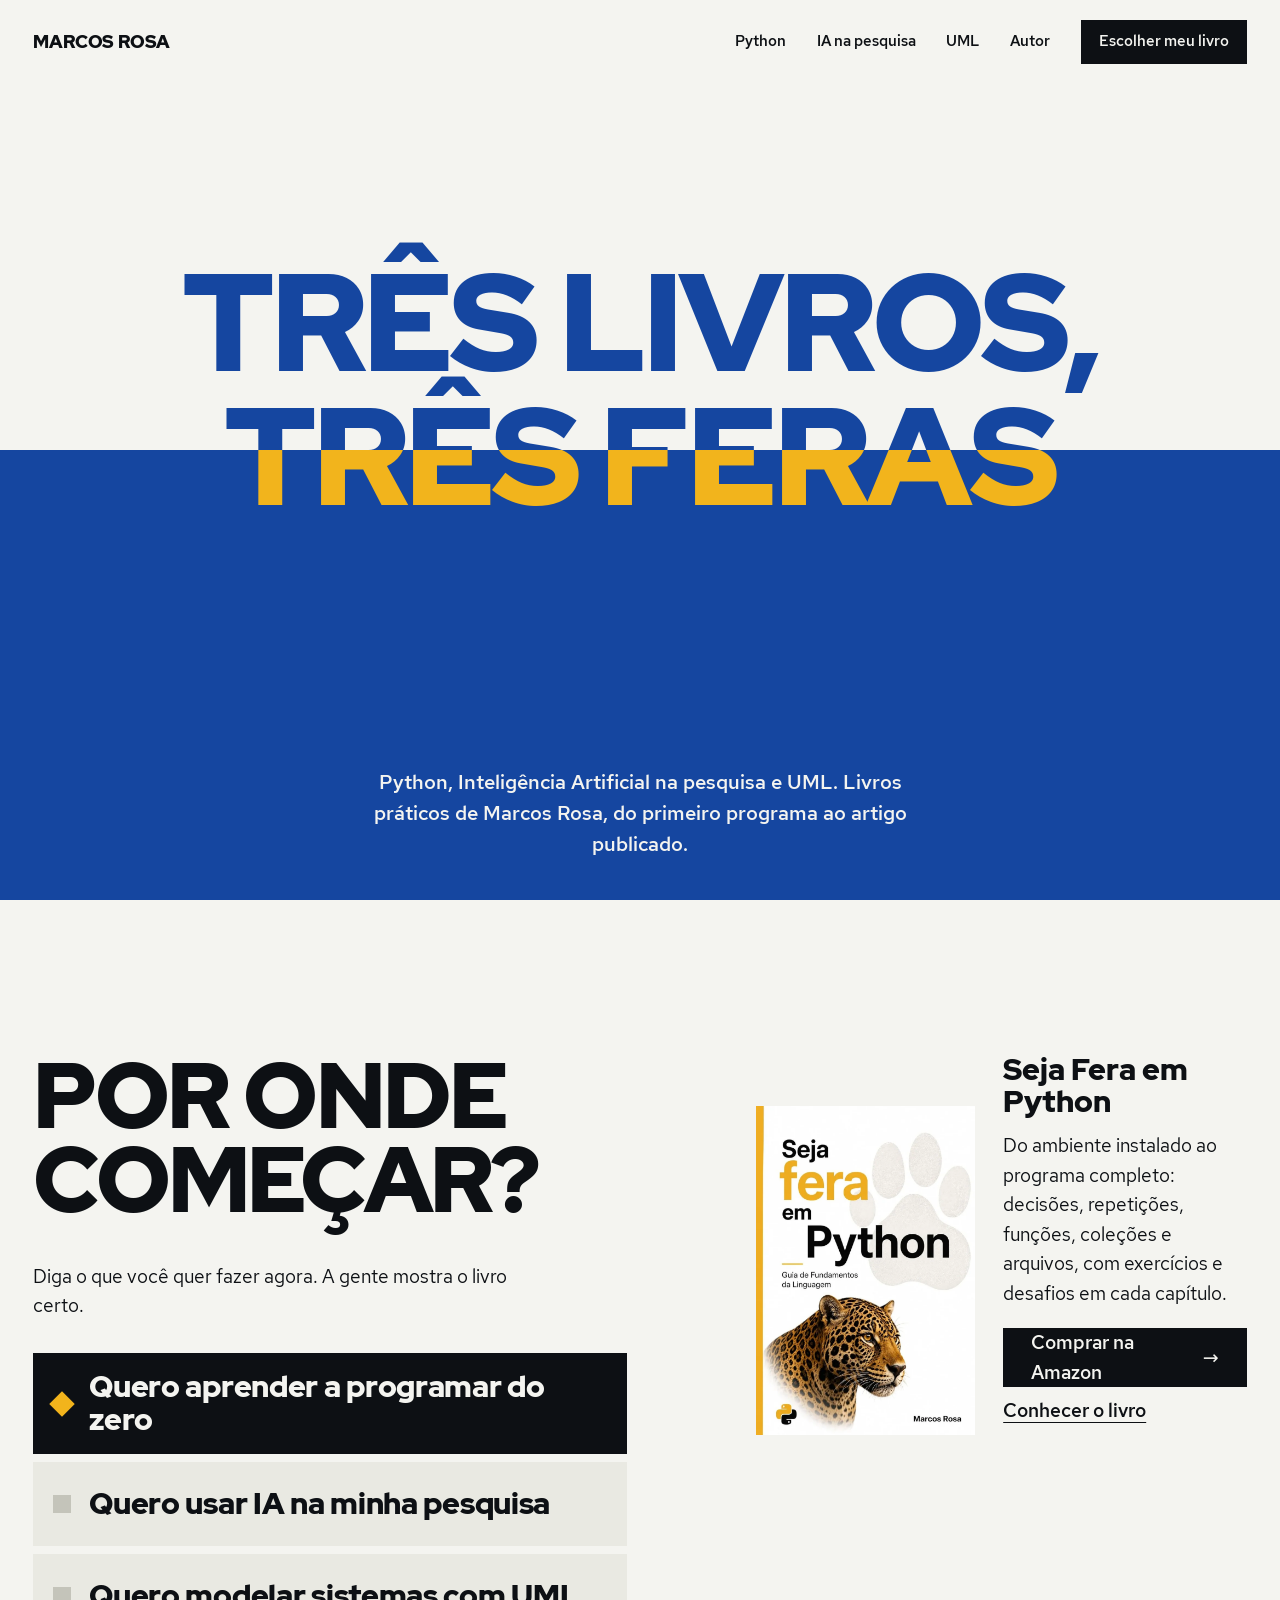
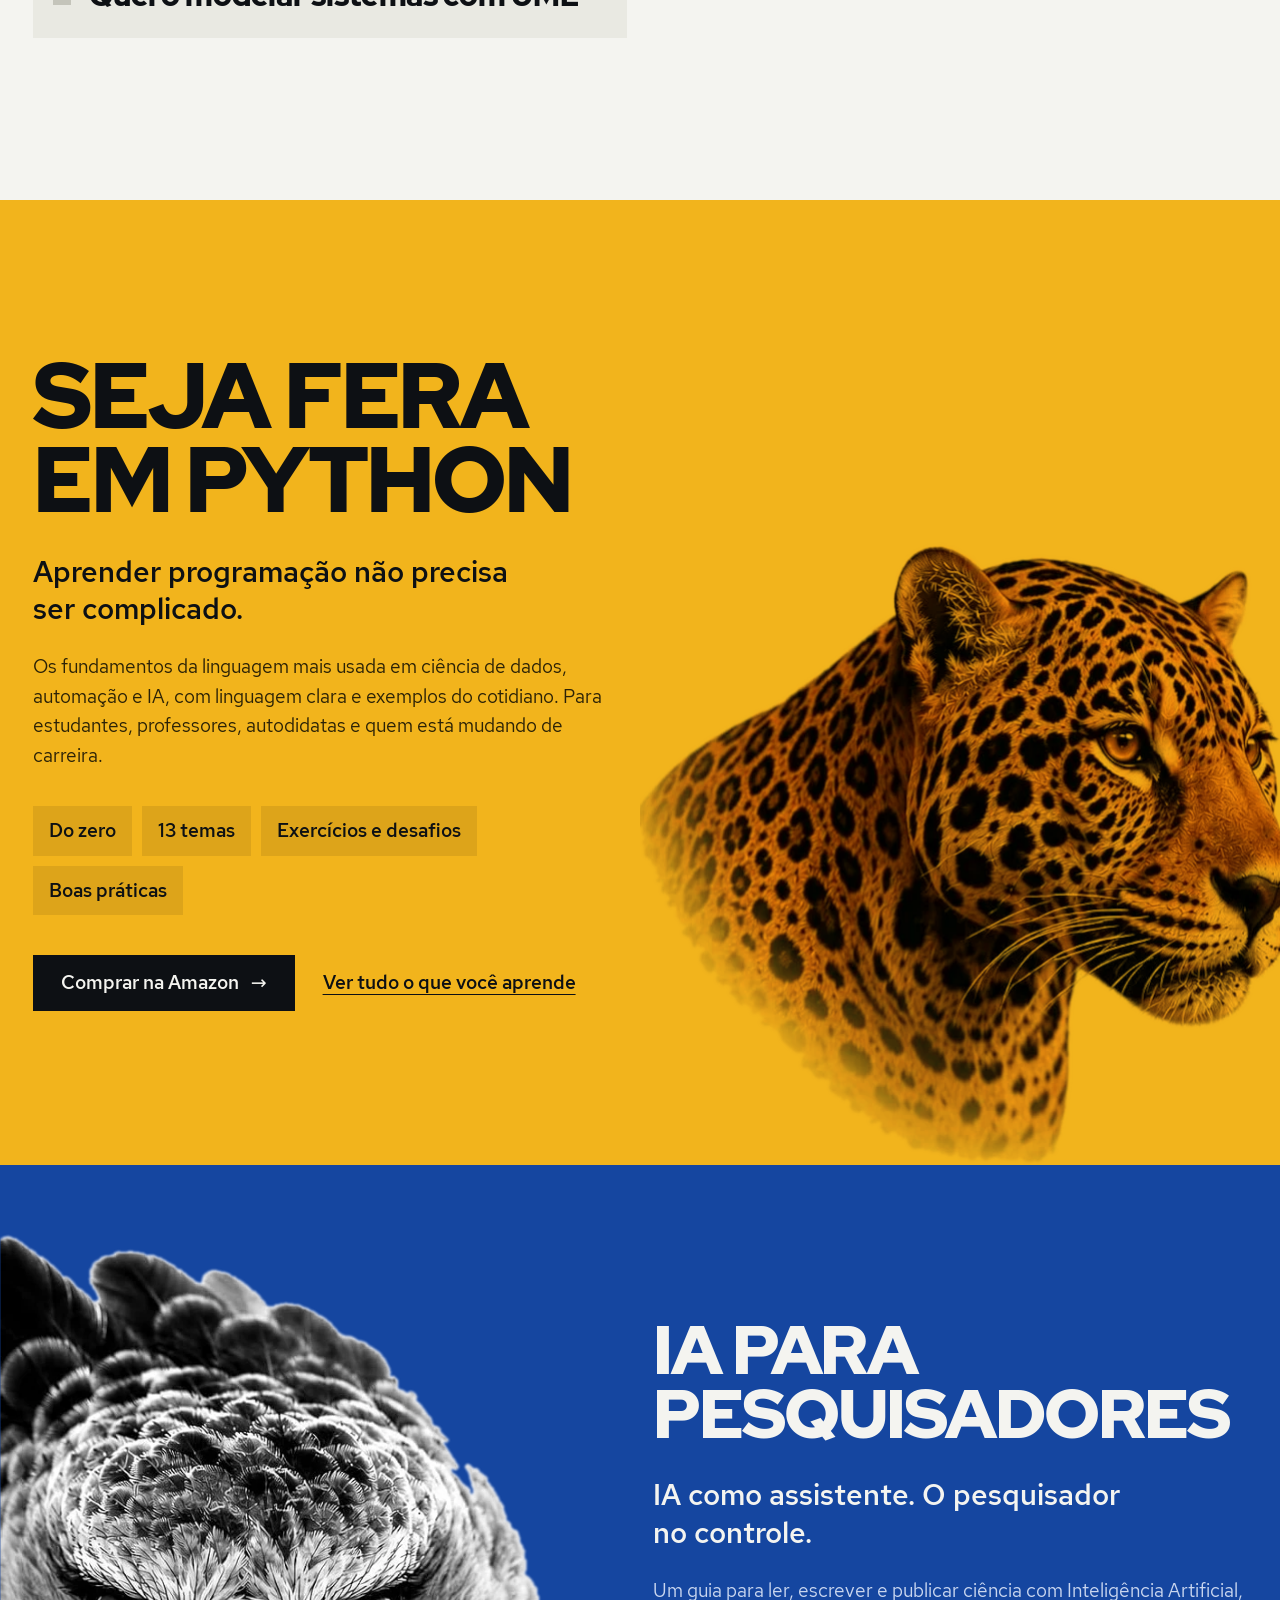
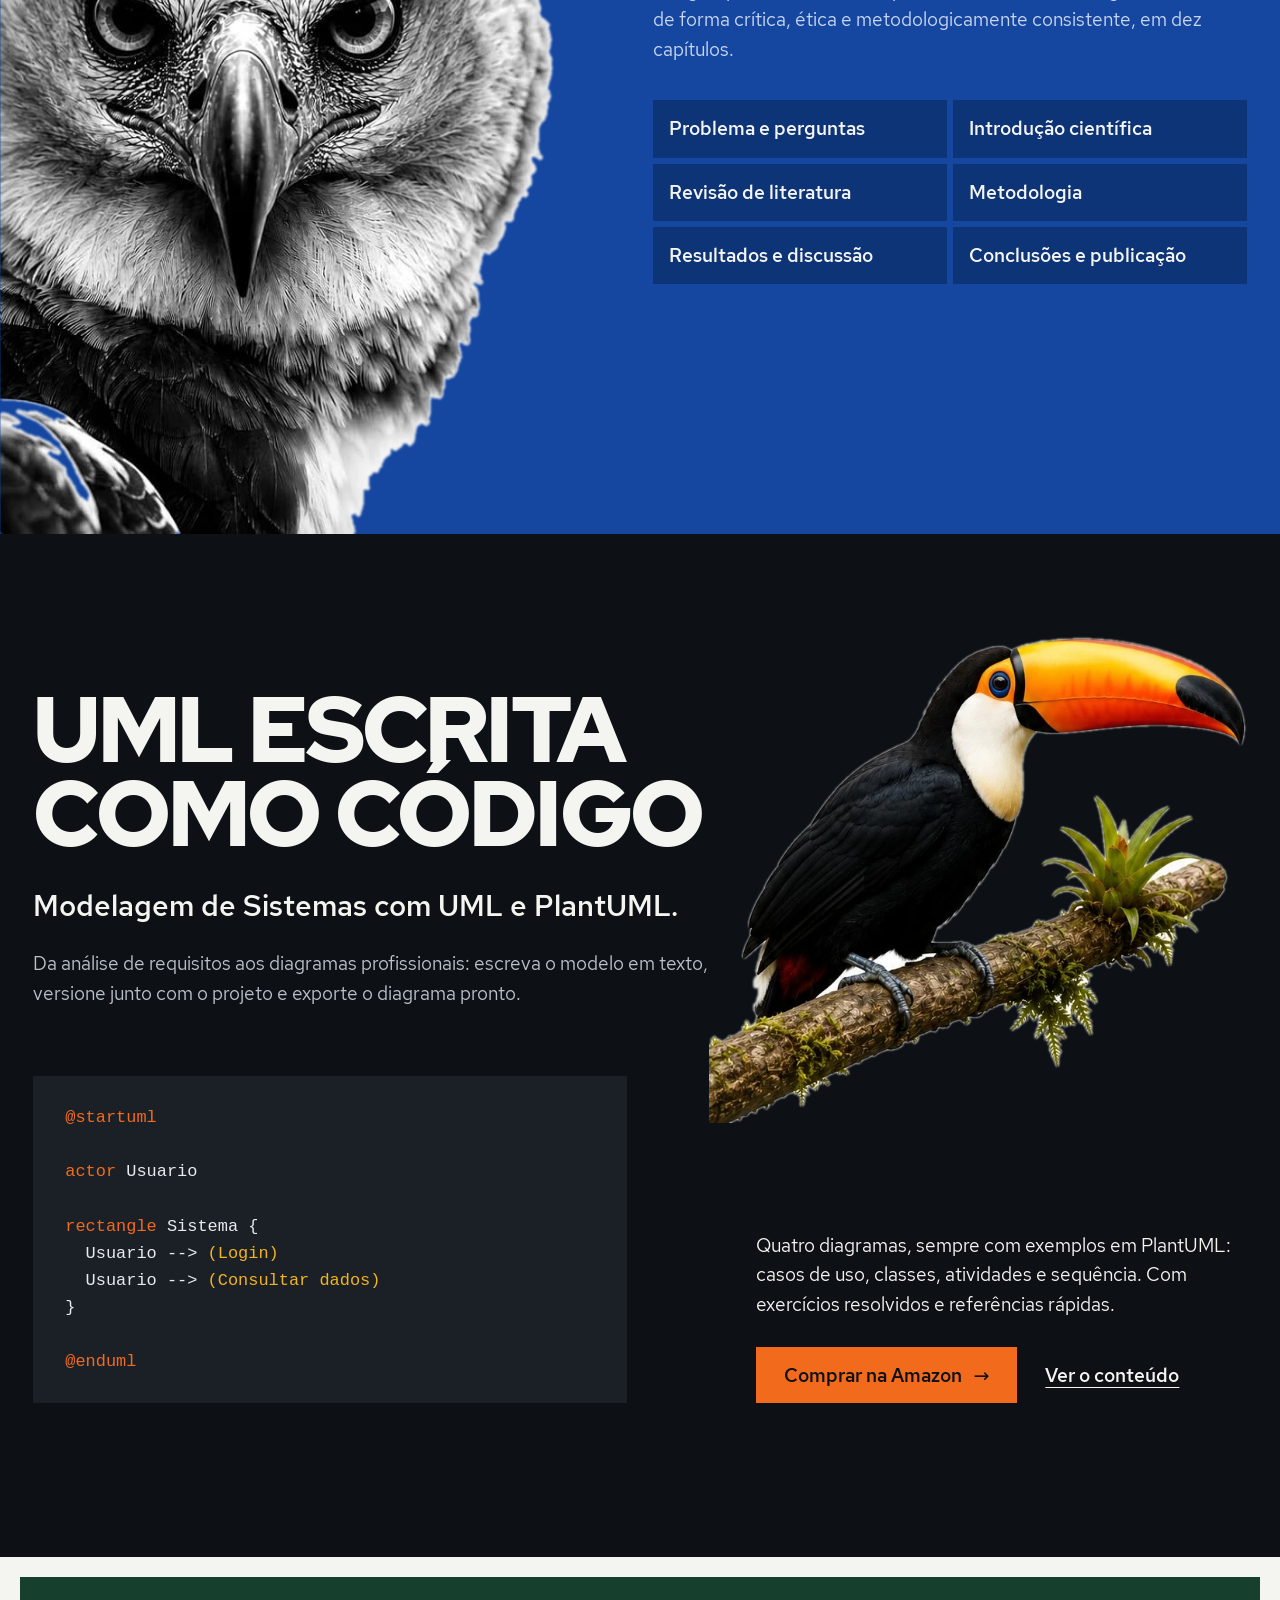
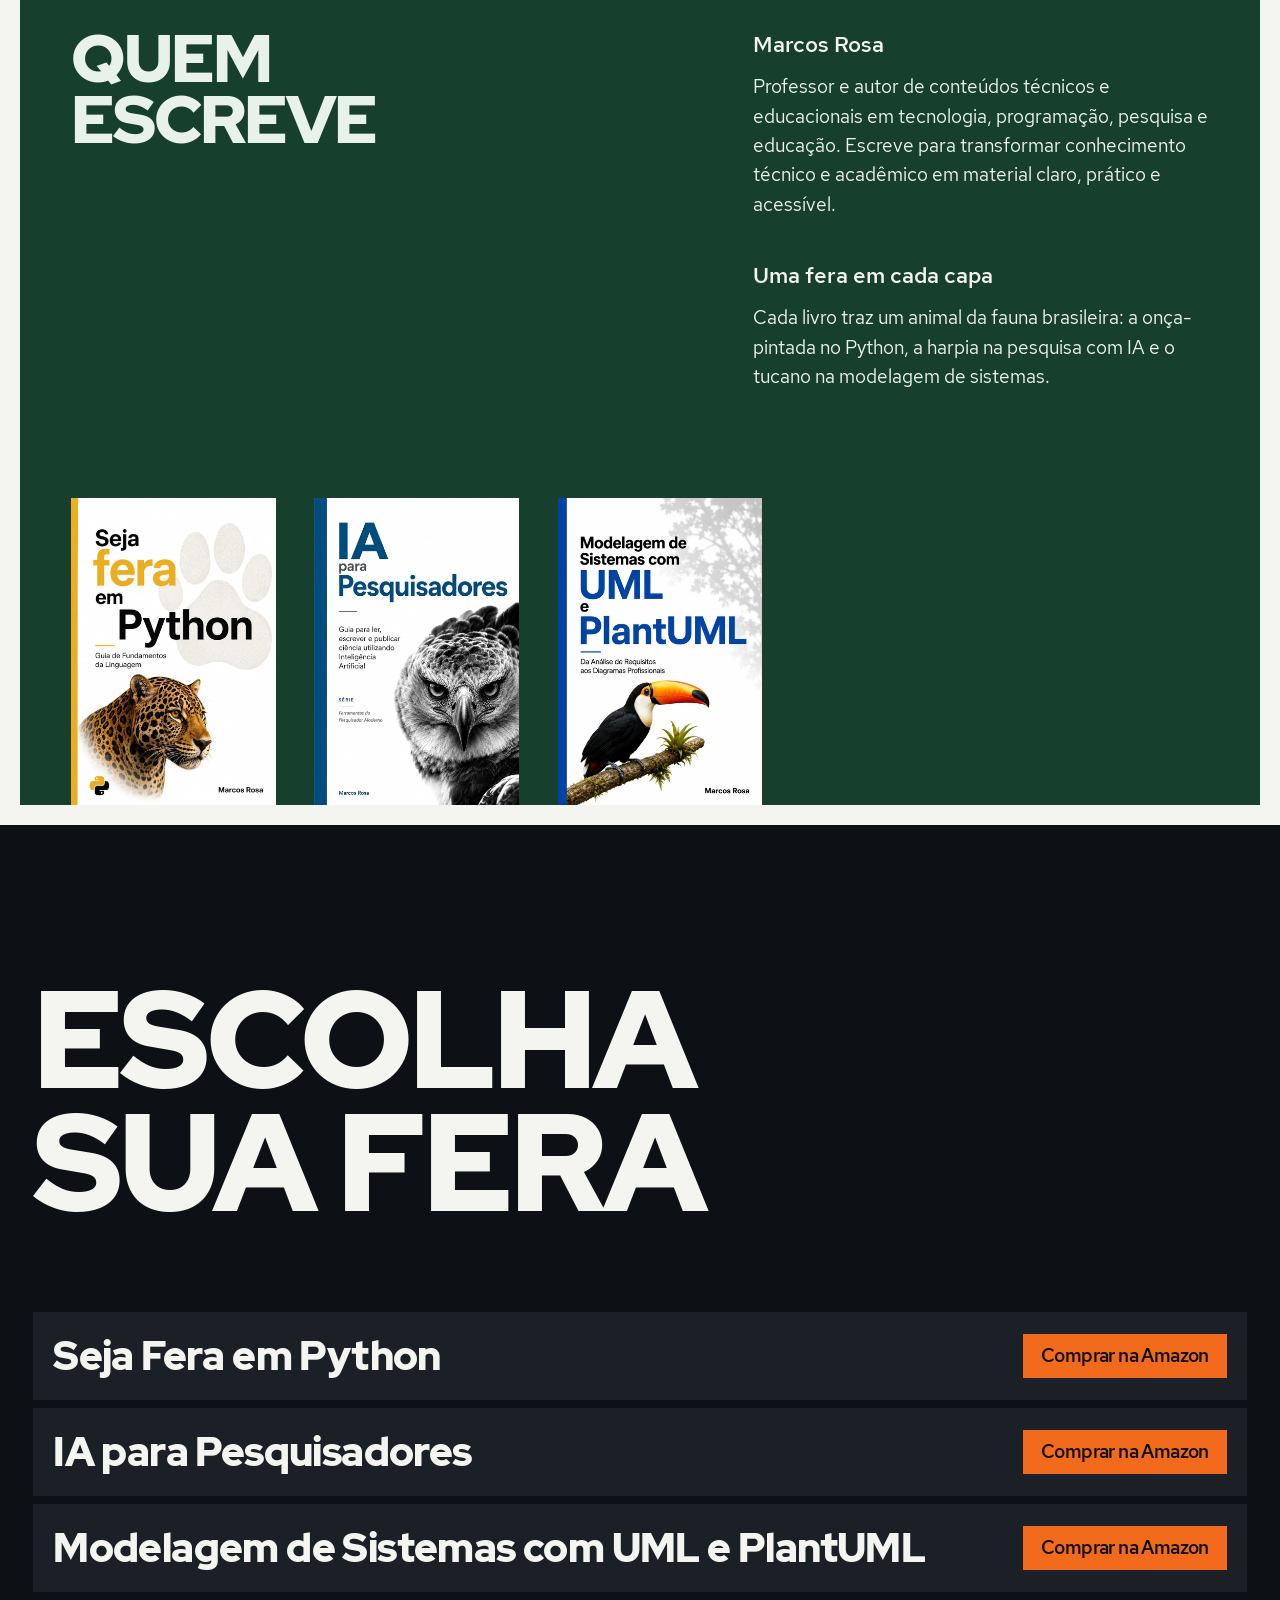
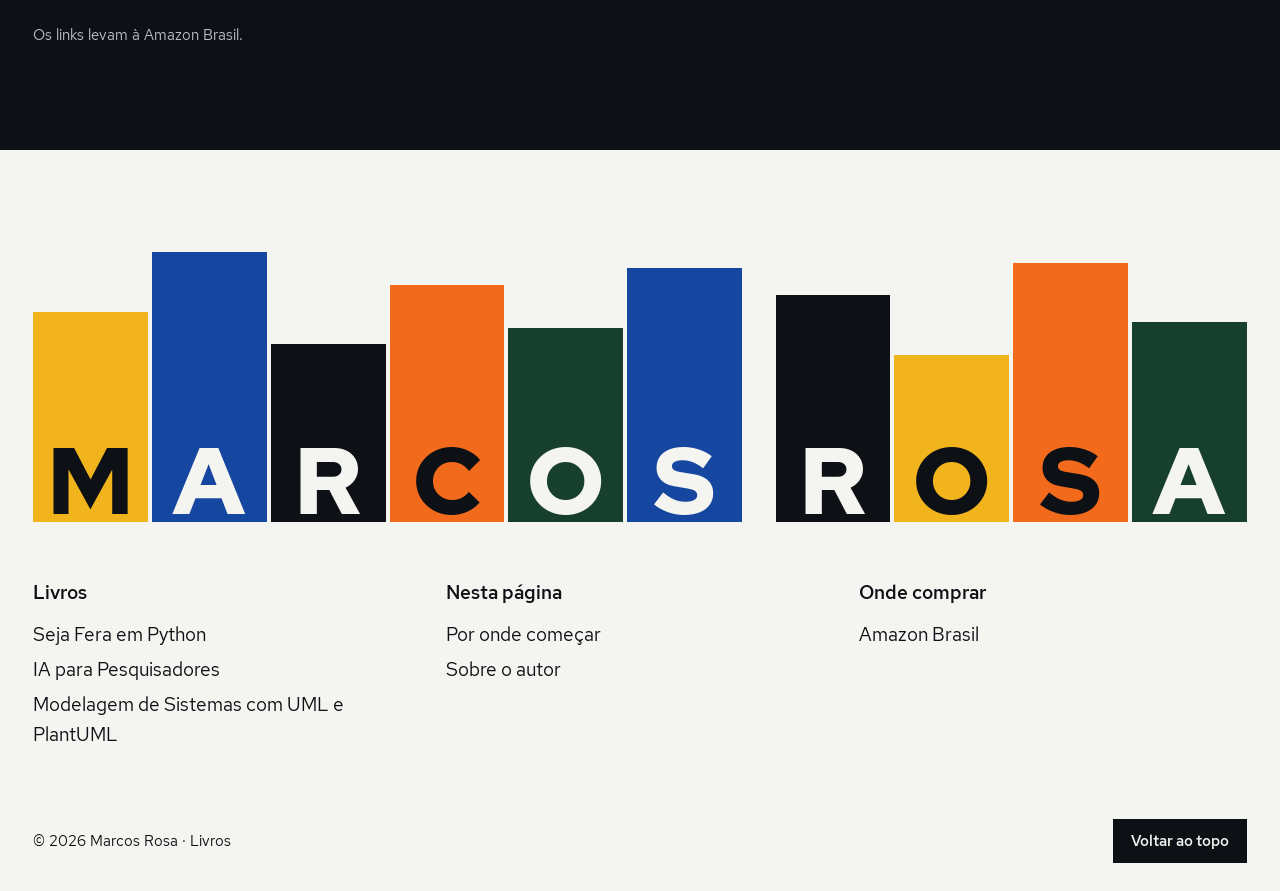
<file: index.html>
<!DOCTYPE html>
<html lang="pt-BR">
<head>
  <meta charset="UTF-8">
  <meta name="viewport" content="width=device-width, initial-scale=1.0">
  <title>Marcos Rosa | Livros sobre Tecnologia, Programação e Pesquisa</title>
  <meta name="description" content="Conheça os livros de Marcos Rosa sobre programação, Python, Inteligência Artificial, pesquisa científica e modelagem de sistemas com UML.">
  <meta name="robots" content="index, follow">
  <meta name="author" content="Marcos Rosa">
  <meta name="theme-color" content="#f4f4f0">
  <link rel="canonical" href="https://emarcosrosa.github.io/">

  <meta property="og:type" content="website">
  <meta property="og:url" content="https://emarcosrosa.github.io/">
  <meta property="og:title" content="Marcos Rosa | Livros">
  <meta property="og:description" content="Livros sobre programação, Python, Inteligência Artificial, pesquisa científica e UML.">
  <meta property="og:image" content="https://emarcosrosa.github.io/capa-python.jpg">
  <meta name="twitter:card" content="summary_large_image">

  <!-- Google Analytics -->
  <script async src="https://www.googletagmanager.com/gtag/js?id=G-JT2KFQZ5NT"></script>
  <script>
    window.dataLayer = window.dataLayer || [];
    function gtag(){dataLayer.push(arguments);}
    gtag('js', new Date());
    gtag('config', 'G-JT2KFQZ5NT');
  </script>
  <script>document.documentElement.classList.add('js');</script>

  <link rel="preload" href="fonts/RedHatDisplay-Black.woff2" as="font" type="font/woff2" crossorigin>
  <link rel="preload" href="fonts/RedHatText-Regular.woff2" as="font" type="font/woff2" crossorigin>
  <link rel="stylesheet" href="style.css">

  <script type="application/ld+json">
  {
    "@context": "https://schema.org",
    "@type": "Person",
    "name": "Marcos Rosa",
    "url": "https://emarcosrosa.github.io/",
    "jobTitle": "Professor e autor",
    "workExample": [
      {"@type": "Book", "name": "Seja Fera em Python — Fundamentos da Linguagem Python", "url": "https://emarcosrosa.github.io/seja-fera-python.html"},
      {"@type": "Book", "name": "IA para Pesquisadores — Guia para Ler, Escrever e Publicar Ciência com Inteligência Artificial", "url": "https://emarcosrosa.github.io/ia-para-pesquisadores.html"},
      {"@type": "Book", "name": "Modelagem de Sistemas com UML e PlantUML — Da Análise de Requisitos aos Diagramas Profissionais", "url": "https://emarcosrosa.github.io/modelagem-uml-plantuml.html"}
    ]
  }
  </script>

  <style>
    /* ---------- Por onde começar ---------- */
    .start { padding-block: var(--section-y); }
    .start__grid { row-gap: 48px; align-items: start; }
    .start__ask { grid-column: 1 / span 6; }
    .start__ask .head { margin-bottom: 40px; }
    .start__intro { margin-bottom: 32px; max-width: 40ch; }
    .pick {
      display: flex; align-items: center; gap: 18px; width: 100%;
      min-height: 84px; padding: 18px 20px; margin-bottom: 8px;
      background: var(--paper-2); color: var(--ink); border: 0; cursor: pointer; text-align: left; text-decoration: none;
      font-family: var(--font-display); font-weight: 900; font-size: clamp(1.25rem, 0.9rem + 1.2vw, 1.875rem); line-height: 1.1; letter-spacing: -0.01em;
      transition: background-color 200ms ease, transform 160ms var(--ease-out);
    }
    .pick:hover { background: #dfdfd6; }
    .pick:active { transform: scale(0.985); }
    .pick__dot { flex: 0 0 18px; height: 18px; background: #c4c4ba; transition: background-color 200ms ease, transform 200ms var(--ease-out); }
    .pick[aria-pressed="true"] { background: var(--ink); color: var(--paper); }
    .pick[aria-pressed="true"] .pick__dot { background: var(--onca); transform: rotate(45deg); }
    .pick[data-pick="ia"][aria-pressed="true"] .pick__dot { background: #6f9bff; }
    .pick[data-pick="uml"][aria-pressed="true"] .pick__dot { background: var(--tucano); }

    .start__answers { grid-column: 8 / span 5; }
    .answer { display: grid; grid-template-columns: minmax(0, 0.9fr) minmax(0, 1fr); gap: 28px; align-items: end; margin-bottom: 48px; }
    .answer .cover { width: 100%; }
    .answer h3 { font-family: var(--font-display); font-weight: 900; font-size: clamp(1.5rem, 1.1rem + 1vw, 2rem); line-height: 1.05; margin-bottom: 14px; }
    .answer p { margin-bottom: 20px; }
    .answer .btn { width: 100%; }
    .answer .textlink { min-height: 48px; }
    .is-live .answer { margin-bottom: 0; }
    @media (prefers-reduced-motion: no-preference) {
      .answer.swap .cover { animation: cover-in 520ms var(--ease-out); }
      .answer.swap > div { animation: text-in 520ms var(--ease-out) 60ms both; }
    }
    @keyframes cover-in { from { opacity: 0; transform: translateY(14px) rotate(-1.5deg); } }
    @keyframes text-in { from { opacity: 0; transform: translateY(10px); } }
    @media (max-width: 900px) {
      .start__ask, .start__answers { grid-column: 1 / -1; }
    }
    @media (max-width: 520px) {
      .answer { grid-template-columns: 0.8fr 1fr; gap: 18px; }
      .answer h3 { font-size: 1.375rem; }
    }

    /* ---------- Capítulos ---------- */
    .ch__grid { position: relative; z-index: 1; row-gap: 32px; }
    .ch__text { grid-column: 1 / span 6; }
    .ch__text .head { margin-bottom: 32px; }
    .ch__text .lead { margin-bottom: 24px; }
    .ch__text .measure { margin-bottom: 36px; }
    .ch__actions { display: flex; flex-wrap: wrap; align-items: center; gap: 8px 28px; }
    .facts { display: flex; flex-wrap: wrap; gap: 10px; margin-bottom: 40px; }
    .facts li { padding: 10px 16px; font-weight: 500; }

    #python .facts li { background: rgba(13,16,20,0.09); }
    #python .measure { color: #2b2207; }
    #python .onca-img { right: max(-40px, -2vw); bottom: 0; width: min(52vw, 860px); }

    #ia .ch__text { grid-column: 7 / span 6; }
    #ia .head { font-size: min(var(--step-head), 5.4vw); }
    @media (max-width: 900px) { #ia .head { font-size: 10.2vw; } }
    #ia .lead, #ia .measure { color: var(--paper); }
    #ia .measure { color: var(--on-cobalt-soft); }
    #ia .harpia-img { left: 0; bottom: 0; height: min(96%, 900px); width: auto; transform: scaleX(-1); }
    #ia .js-rise-wrap { position: absolute; inset: 0; }
    .route { display: grid; grid-template-columns: 1fr 1fr; gap: 6px; margin-bottom: 40px; counter-reset: r; }
    .route li { background: var(--cobalt-deep); padding: 14px 16px; font-weight: 500; }

    #uml .ch__text { grid-column: 1 / span 7; }
    #uml .measure { color: var(--on-ink-soft); }
    #uml .tucano-img { right: var(--margin); top: clamp(60px, 8vw, 120px); width: min(42vw, 640px); }
    .code {
      grid-column: 1 / span 6; margin: 0; padding: 28px 32px; background: var(--ink-2); color: #e8eaed;
      font: 500 clamp(0.95rem, 0.9rem + 0.2vw, 1.0625rem)/1.6 ui-monospace, "SFMono-Regular", Menlo, Consolas, monospace;
      overflow-x: auto; white-space: pre;
    }
    .code .k { color: var(--tucano); }
    .code .s { color: var(--onca); }
    .code .c { color: #8fb0ff; }
    .uml-note { grid-column: 8 / span 5; align-self: end; }
    .uml-note p { margin-bottom: 28px; }

    @media (max-width: 900px) {
      .ch__text, #ia .ch__text, #uml .ch__text, .code, .uml-note { grid-column: 1 / -1; }
      .chapter { padding-bottom: 0; }
      .animal { position: relative; }
      #python .onca-img { width: 108%; margin: 24px -4% 0 auto; right: auto; }
      #ia { display: flex; flex-direction: column; }
      #ia .harpia-img { order: 2; height: auto; width: 82%; margin-top: 32px; }
      #uml .tucano-img { width: 78%; margin: 0 0 24px auto; top: 0; right: 0; }
      #uml .ch__grid { padding-bottom: var(--section-y); }
      .route { grid-template-columns: 1fr; }
    }

    /* ---------- Feche ---------- */
    .close { padding-block: var(--section-y) clamp(64px, 8vw, 120px); }
    .close .display { margin-bottom: clamp(48px, 7vw, 96px); }
    .close__list li a {
      display: grid; grid-template-columns: minmax(0, 1fr) auto; align-items: center; gap: 16px;
      padding: 22px 0; text-decoration: none; border: 0;
      font-family: var(--font-display); font-weight: 900; font-size: clamp(1.375rem, 0.9rem + 2vw, 3rem); line-height: 1.05; letter-spacing: -0.015em;
    }
    .close__list li + li { margin-top: 8px; }
    .close__list li a { padding: 22px 20px; background: var(--ink-2); transition: background-color 200ms ease; }
    .close__list li a:hover { background: #232933; }
    .close__list .go { font-family: var(--font-text); font-weight: 500; font-size: var(--step-body); background: var(--tucano); color: var(--ink); padding: 12px 18px; transition: transform 160ms var(--ease-out); white-space: nowrap; }
    .close__list a:hover .go { transform: translateX(-6px); }
    .close__list a:active .go { transform: scale(0.97); }
    .close__list .t { transition: transform 260ms var(--ease-out); }
    .close__list a:hover .t { transform: translateX(10px); }
    .close__note { margin-top: 32px; color: var(--on-ink-soft); }
    @media (max-width: 640px) { .close__list li a { grid-template-columns: 1fr; } .close__list .go { justify-self: start; } }
  </style>
</head>
<body>
  <a class="skip" href="#conteudo">Pular para o conteúdo</a>

  <header class="site-header">
    <a class="wordmark" href="./" aria-label="Marcos Rosa — Livros, página inicial">Marcos Rosa</a>
    <nav class="nav" aria-label="Principal">
      <a href="#python">Python</a>
      <a href="#ia">IA na pesquisa</a>
      <a href="#uml">UML</a>
      <a href="#autor">Autor</a>
      <a class="btn btn--sm btn--ink" href="#comecar">Escolher meu livro</a>
    </nav>
  </header>

  <main id="conteudo">
    <!-- Hero: a linha d'água -->
    <section class="waterline" aria-labelledby="h-hero">
      <div class="waterline__copy waterline__copy--top">
        <h1 id="h-hero" class="display lines">
          <span class="line"><span data-line style="--i:0">Três livros,</span></span>
          <span class="line"><span data-line style="--i:1">três feras</span></span>
        </h1>
      </div>
      <div class="waterline__copy waterline__copy--low" aria-hidden="true">
        <p class="display lines" style="width:100%">
          <span class="line"><span data-line style="--i:0">Três livros,</span></span>
          <span class="line"><span data-line style="--i:1">três feras</span></span>
        </p>
      </div>
      <div class="waterline__foot" data-reveal style="--d:9">
        <p>Python, Inteligência Artificial na pesquisa e UML. Livros práticos de Marcos Rosa, do primeiro programa ao artigo publicado.</p>
      </div>
    </section>

    <!-- A coisa viva: por onde começar -->
    <section id="comecar" class="start field--paper" aria-labelledby="h-start">
      <div class="wrap grid start__grid" data-chooser>
        <div class="start__ask">
          <h2 id="h-start" class="head" data-reveal>Por onde<br>começar?</h2>
          <p class="start__intro" data-reveal style="--d:1">Diga o que você quer fazer agora. A gente mostra o livro certo.</p>
          <a class="pick" href="#python" data-pick="python" aria-pressed="true" aria-controls="ans-python" data-reveal style="--d:2"><span class="pick__dot" aria-hidden="true"></span>Quero aprender a programar do zero</a>
          <a class="pick" href="#ia" data-pick="ia" aria-pressed="false" aria-controls="ans-ia" data-reveal style="--d:3"><span class="pick__dot" aria-hidden="true"></span>Quero usar IA na minha pesquisa</a>
          <a class="pick" href="#uml" data-pick="uml" aria-pressed="false" aria-controls="ans-uml" data-reveal style="--d:4"><span class="pick__dot" aria-hidden="true"></span>Quero modelar sistemas com UML</a>
        </div>

        <div class="start__answers" aria-live="polite">
          <article class="answer" id="ans-python" data-answer="python">
            <img class="cover" src="img/capa-python.webp" width="800" height="1200" alt="Capa de Seja Fera em Python, com uma onça-pintada">
            <div>
              <h3>Seja Fera em Python</h3>
              <p>Do ambiente instalado ao programa completo: decisões, repetições, funções, coleções e arquivos, com exercícios e desafios em cada capítulo.</p>
              <a class="btn btn--ink" href="https://www.amazon.com.br/Seja-fera-Python-Fundamentos-Linguagem-ebook/dp/B0HB7S9XJR/" target="_blank" rel="noopener" data-book="python" data-where="home-chooser">Comprar na Amazon <span class="arrow" aria-hidden="true">→</span></a>
              <a class="textlink" href="seja-fera-python.html">Conhecer o livro</a>
            </div>
          </article>
          <article class="answer" id="ans-ia" data-answer="ia">
            <img class="cover" src="img/capa-ia.webp" width="800" height="1200" alt="Capa de IA para Pesquisadores, com uma harpia">
            <div>
              <h3>IA para Pesquisadores</h3>
              <p>Um fluxo completo, do problema de pesquisa à publicação, usando a IA como assistente sem abrir mão do rigor, da ética e da autoria.</p>
              <a class="btn btn--ink" href="https://www.amazon.com.br/para-Pesquisadores-Intelig%C3%AAncia-Ferramentas-Pesquisador-ebook/dp/B0H4RBWZ6D/" target="_blank" rel="noopener" data-book="ia" data-where="home-chooser">Comprar na Amazon <span class="arrow" aria-hidden="true">→</span></a>
              <a class="textlink" href="ia-para-pesquisadores.html">Conhecer o livro</a>
            </div>
          </article>
          <article class="answer" id="ans-uml" data-answer="uml">
            <img class="cover" src="img/capa-uml.webp" width="800" height="1200" alt="Capa de Modelagem de Sistemas com UML e PlantUML, com um tucano">
            <div>
              <h3>Modelagem com UML e PlantUML</h3>
              <p>Casos de uso, classes, atividades e sequência escritos como código, versionados e exportados como diagramas profissionais.</p>
              <a class="btn btn--ink" href="https://www.amazon.com.br/dp/B0GZLMKFPY" target="_blank" rel="noopener" data-book="uml" data-where="home-chooser">Comprar na Amazon <span class="arrow" aria-hidden="true">→</span></a>
              <a class="textlink" href="modelagem-uml-plantuml.html">Conhecer o livro</a>
            </div>
          </article>
        </div>
      </div>
    </section>

    <!-- Capítulo amarelo: a onça -->
    <section id="python" class="field field--onca chapter" aria-labelledby="h-py">
      <div class="wrap grid ch__grid">
        <div class="ch__text">
          <h2 id="h-py" class="head" data-reveal>Seja fera<br>em Python</h2>
          <p class="lead" data-reveal style="--d:1">Aprender programação não precisa ser complicado.</p>
          <p class="measure" data-reveal style="--d:2">Os fundamentos da linguagem mais usada em ciência de dados, automação e IA, com linguagem clara e exemplos do cotidiano. Para estudantes, professores, autodidatas e quem está mudando de carreira.</p>
          <ul class="facts" data-reveal style="--d:3" aria-label="Destaques">
            <li>Do zero</li><li>13 temas</li><li>Exercícios e desafios</li><li>Boas práticas</li>
          </ul>
          <div class="ch__actions" data-reveal style="--d:4">
            <a class="btn btn--ink" href="https://www.amazon.com.br/Seja-fera-Python-Fundamentos-Linguagem-ebook/dp/B0HB7S9XJR/" target="_blank" rel="noopener" data-book="python" data-where="home-chapter">Comprar na Amazon <span class="arrow" aria-hidden="true">→</span></a>
            <a class="textlink" href="seja-fera-python.html">Ver tudo o que você aprende</a>
          </div>
        </div>
      </div>
      <img class="animal animal--multiply onca-img" data-rise src="img/onca.webp" width="665" height="622" alt="" loading="lazy">
    </section>

    <!-- Capítulo azul: a harpia -->
    <section id="ia" class="field field--cobalt chapter" aria-labelledby="h-ia">
      <img class="animal harpia-img" data-rise src="img/harpia.webp" width="614" height="995" alt="" loading="lazy">
      <div class="wrap grid ch__grid">
        <div class="ch__text">
          <h2 id="h-ia" class="head" data-reveal>IA para<br>pesquisadores</h2>
          <p class="lead" data-reveal style="--d:1">IA como assistente. O pesquisador no controle.</p>
          <p class="measure" data-reveal style="--d:2">Um guia para ler, escrever e publicar ciência com Inteligência Artificial, de forma crítica, ética e metodologicamente consistente, em dez capítulos.</p>
          <ol class="route" data-reveal style="--d:3" aria-label="Do problema à publicação">
            <li>Problema e perguntas</li><li>Introdução científica</li>
            <li>Revisão de literatura</li><li>Metodologia</li>
            <li>Resultados e discussão</li><li>Conclusões e publicação</li>
          </ol>
          <div class="ch__actions" data-reveal style="--d:4">
            <a class="btn" href="https://www.amazon.com.br/para-Pesquisadores-Intelig%C3%AAncia-Ferramentas-Pesquisador-ebook/dp/B0H4RBWZ6D/" target="_blank" rel="noopener" data-book="ia" data-where="home-chapter">Comprar na Amazon <span class="arrow" aria-hidden="true">→</span></a>
            <a class="textlink" href="ia-para-pesquisadores.html">Ver os dez capítulos</a>
          </div>
        </div>
      </div>
    </section>

    <!-- Capítulo escuro: o tucano -->
    <section id="uml" class="field field--ink chapter" aria-labelledby="h-uml">
      <img class="animal tucano-img" data-rise src="img/tucano.webp" width="693" height="627" alt="" loading="lazy">
      <div class="wrap grid ch__grid">
        <div class="ch__text">
          <h2 id="h-uml" class="head" data-reveal>UML escrita<br>como código</h2>
          <p class="lead" data-reveal style="--d:1">Modelagem de Sistemas com UML e PlantUML.</p>
          <p class="measure" data-reveal style="--d:2">Da análise de requisitos aos diagramas profissionais: escreva o modelo em texto, versione junto com o projeto e exporte o diagrama pronto.</p>
        </div>
<pre class="code" data-reveal style="--d:3" aria-label="Exemplo de código PlantUML"><code><span class="k">@startuml</span>

<span class="k">actor</span> Usuario

<span class="k">rectangle</span> Sistema {
  Usuario --> <span class="s">(Login)</span>
  Usuario --> <span class="s">(Consultar dados)</span>
}

<span class="k">@enduml</span></code></pre>
        <div class="uml-note" data-reveal style="--d:4">
          <p>Quatro diagramas, sempre com exemplos em PlantUML: casos de uso, classes, atividades e sequência. Com exercícios resolvidos e referências rápidas.</p>
          <div class="ch__actions">
            <a class="btn" href="https://www.amazon.com.br/dp/B0GZLMKFPY" target="_blank" rel="noopener" data-book="uml" data-where="home-chapter">Comprar na Amazon <span class="arrow" aria-hidden="true">→</span></a>
            <a class="textlink" href="modelagem-uml-plantuml.html">Ver o conteúdo</a>
          </div>
        </div>
      </div>
    </section>

    <!-- Autor -->
    <section id="autor" class="author" aria-labelledby="h-autor">
      <div class="author__panel">
        <h2 id="h-autor" class="head" data-reveal>Quem<br>escreve</h2>
        <div class="author__text">
          <div data-reveal style="--d:1">
            <h3>Marcos Rosa</h3>
            <p>Professor e autor de conteúdos técnicos e educacionais em tecnologia, programação, pesquisa e educação. Escreve para transformar conhecimento técnico e acadêmico em material claro, prático e acessível.</p>
          </div>
          <div data-reveal style="--d:2">
            <h3>Uma fera em cada capa</h3>
            <p>Cada livro traz um animal da fauna brasileira: a onça-pintada no Python, a harpia na pesquisa com IA e o tucano na modelagem de sistemas.</p>
          </div>
        </div>
        <div class="author__animals" aria-hidden="true">
          <img src="img/capa-python.webp" width="800" height="1200" alt="" loading="lazy" data-rise>
          <img src="img/capa-ia.webp" width="800" height="1200" alt="" loading="lazy" data-rise style="transition-delay:90ms">
          <img src="img/capa-uml.webp" width="800" height="1200" alt="" loading="lazy" data-rise style="transition-delay:180ms">
        </div>
      </div>
    </section>

    <!-- Fecho invertido -->
    <section class="close field--ink" aria-labelledby="h-close">
      <div class="wrap">
        <h2 id="h-close" class="display" data-reveal>Escolha<br>sua fera</h2>
        <ul class="close__list">
          <li data-reveal style="--d:1"><a href="https://www.amazon.com.br/Seja-fera-Python-Fundamentos-Linguagem-ebook/dp/B0HB7S9XJR/" target="_blank" rel="noopener" data-book="python" data-where="home-close"><span class="t">Seja Fera em Python</span><span class="go">Comprar na Amazon</span></a></li>
          <li data-reveal style="--d:2"><a href="https://www.amazon.com.br/para-Pesquisadores-Intelig%C3%AAncia-Ferramentas-Pesquisador-ebook/dp/B0H4RBWZ6D/" target="_blank" rel="noopener" data-book="ia" data-where="home-close"><span class="t">IA para Pesquisadores</span><span class="go">Comprar na Amazon</span></a></li>
          <li data-reveal style="--d:3"><a href="https://www.amazon.com.br/dp/B0GZLMKFPY" target="_blank" rel="noopener" data-book="uml" data-where="home-close"><span class="t">Modelagem de Sistemas com UML e PlantUML</span><span class="go">Comprar na Amazon</span></a></li>
        </ul>
        <p class="close__note small">Os links levam à Amazon Brasil.</p>
      </div>
    </section>
  </main>

  <footer class="footer">
    <div class="blockmark" aria-label="Marcos Rosa">
      <span class="c-onca" style="height:78%" aria-hidden="true">M</span>
      <span class="c-cobalt" style="height:100%" aria-hidden="true">A</span>
      <span class="c-ink" style="height:66%" aria-hidden="true">R</span>
      <span class="c-tucano" style="height:88%" aria-hidden="true">C</span>
      <span class="c-mata" style="height:72%" aria-hidden="true">O</span>
      <span class="c-cobalt" style="height:94%" aria-hidden="true">S</span>
      <span class="gap" aria-hidden="true"></span>
      <span class="c-ink" style="height:84%" aria-hidden="true">R</span>
      <span class="c-onca" style="height:62%" aria-hidden="true">O</span>
      <span class="c-tucano" style="height:96%" aria-hidden="true">S</span>
      <span class="c-mata" style="height:74%" aria-hidden="true">A</span>
    </div>
    <div class="grid footer__cols">
      <div style="grid-column: span 4">
        <h2>Livros</h2>
        <ul>
          <li><a href="seja-fera-python.html">Seja Fera em Python</a></li>
          <li><a href="ia-para-pesquisadores.html">IA para Pesquisadores</a></li>
          <li><a href="modelagem-uml-plantuml.html">Modelagem de Sistemas com UML e PlantUML</a></li>
        </ul>
      </div>
      <div style="grid-column: span 4">
        <h2>Nesta página</h2>
        <ul>
          <li><a href="#comecar">Por onde começar</a></li>
          <li><a href="#autor">Sobre o autor</a></li>
        </ul>
      </div>
      <div style="grid-column: span 4">
        <h2>Onde comprar</h2>
        <ul><li>Amazon Brasil</li></ul>
      </div>
    </div>
    <div class="footer__last small">
      <p>© <span id="ano">2026</span> Marcos Rosa · Livros</p>
      <a class="btn btn--sm btn--ink" href="#conteudo">Voltar ao topo</a>
    </div>
  </footer>

  <script>document.getElementById('ano').textContent = new Date().getFullYear();</script>
  <script src="site.js" defer></script>
</body>
</html>
</file>
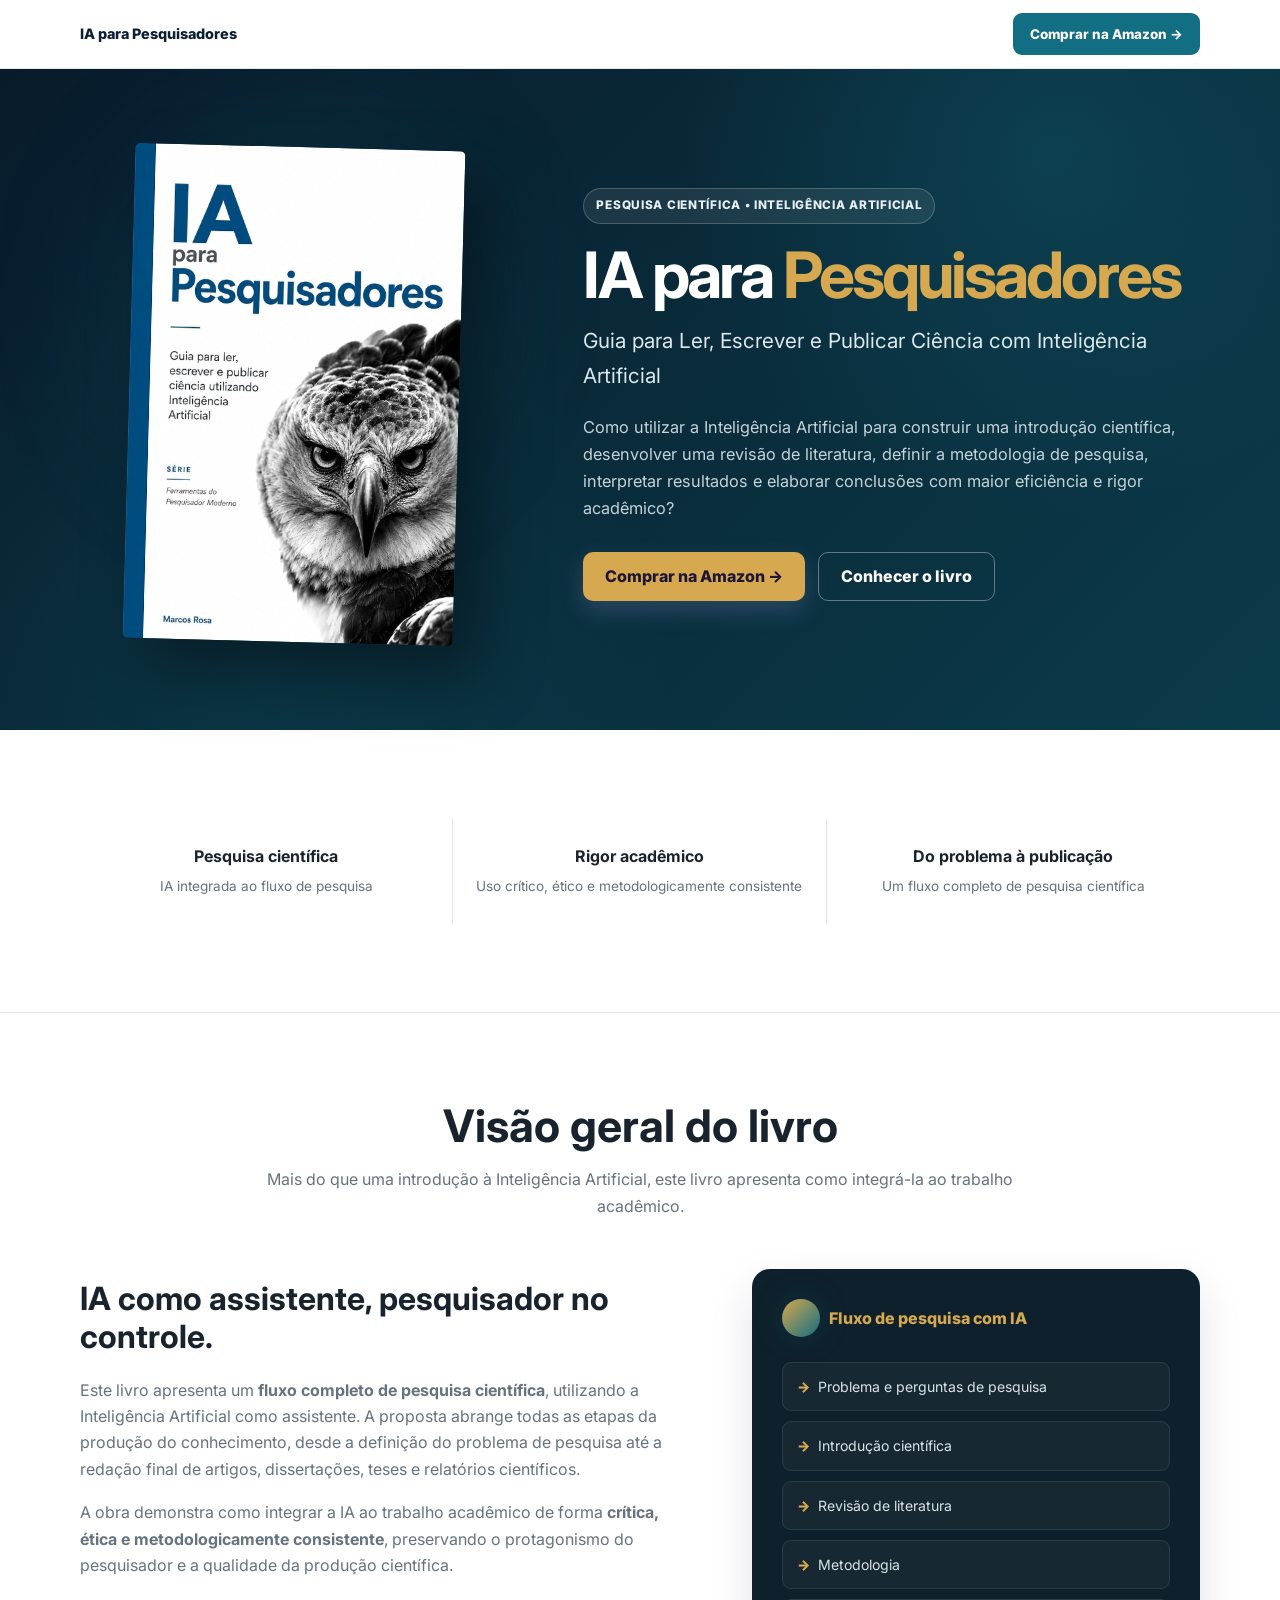
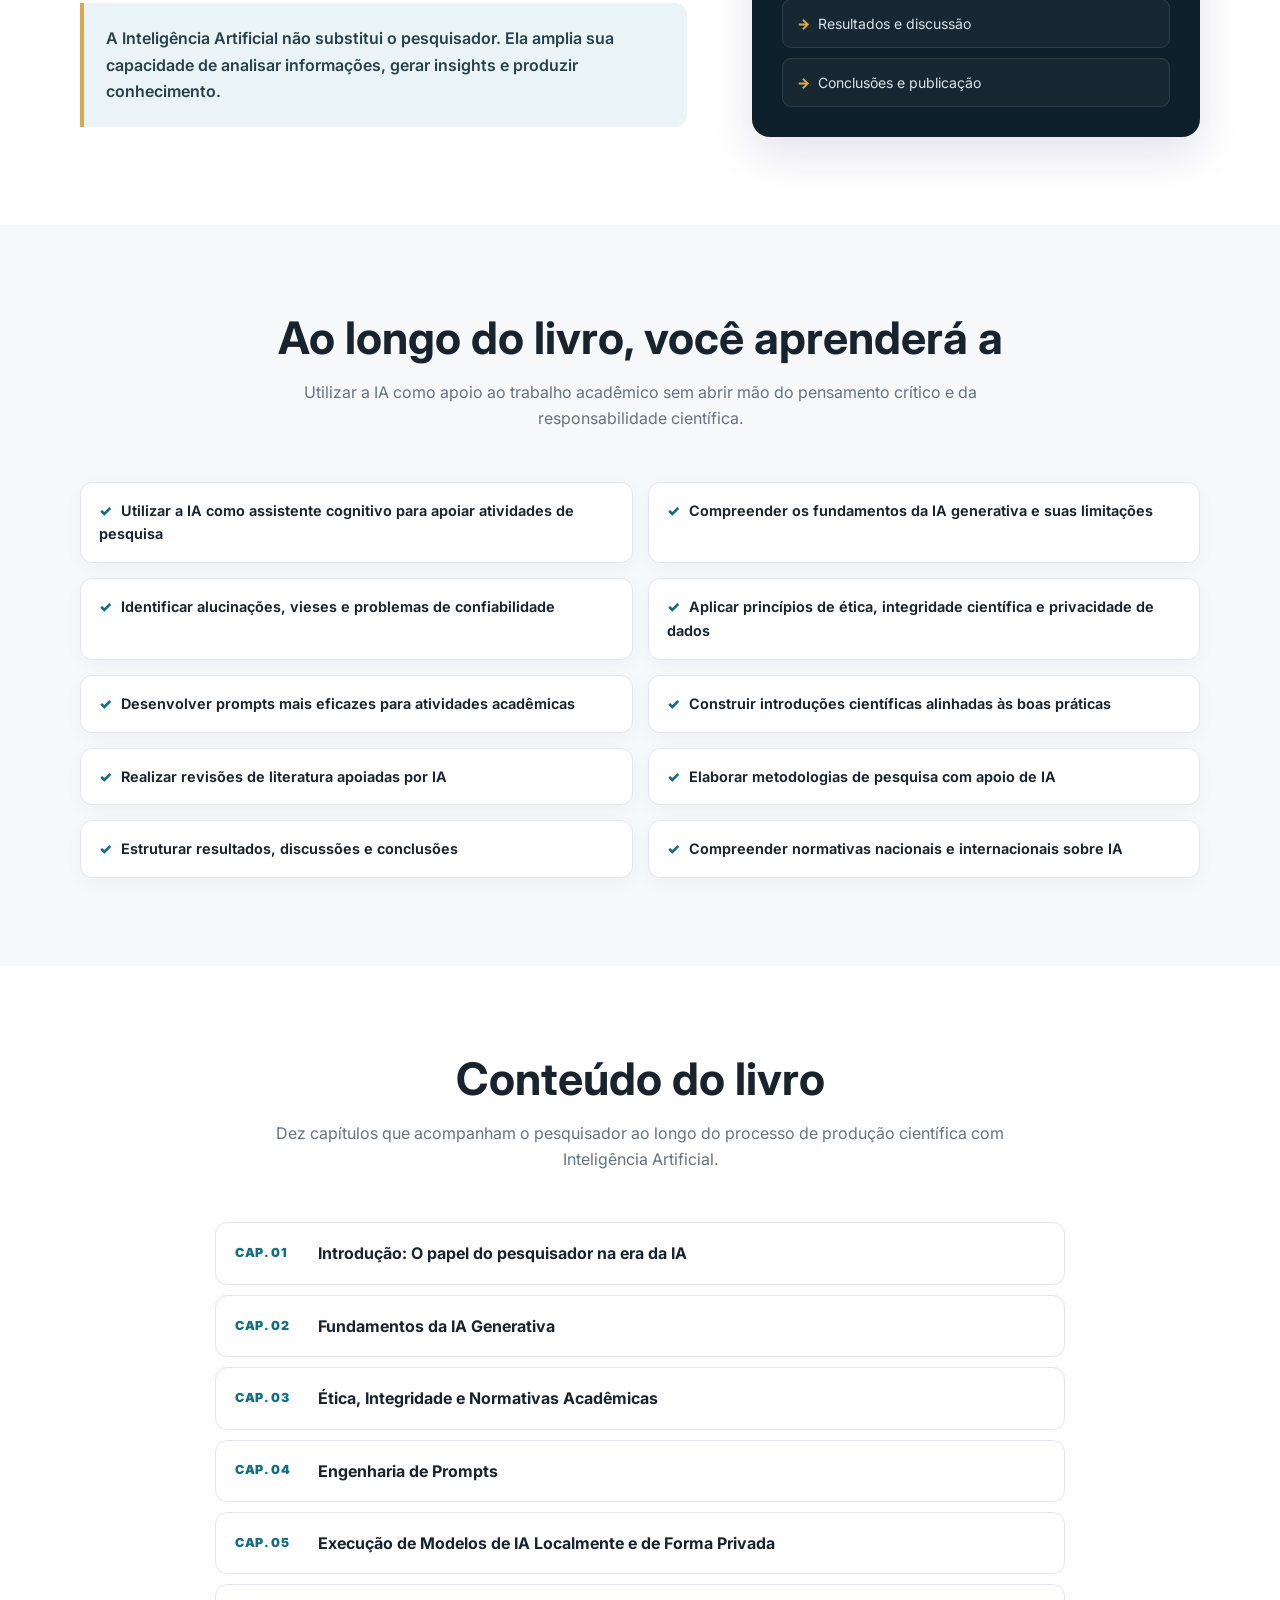
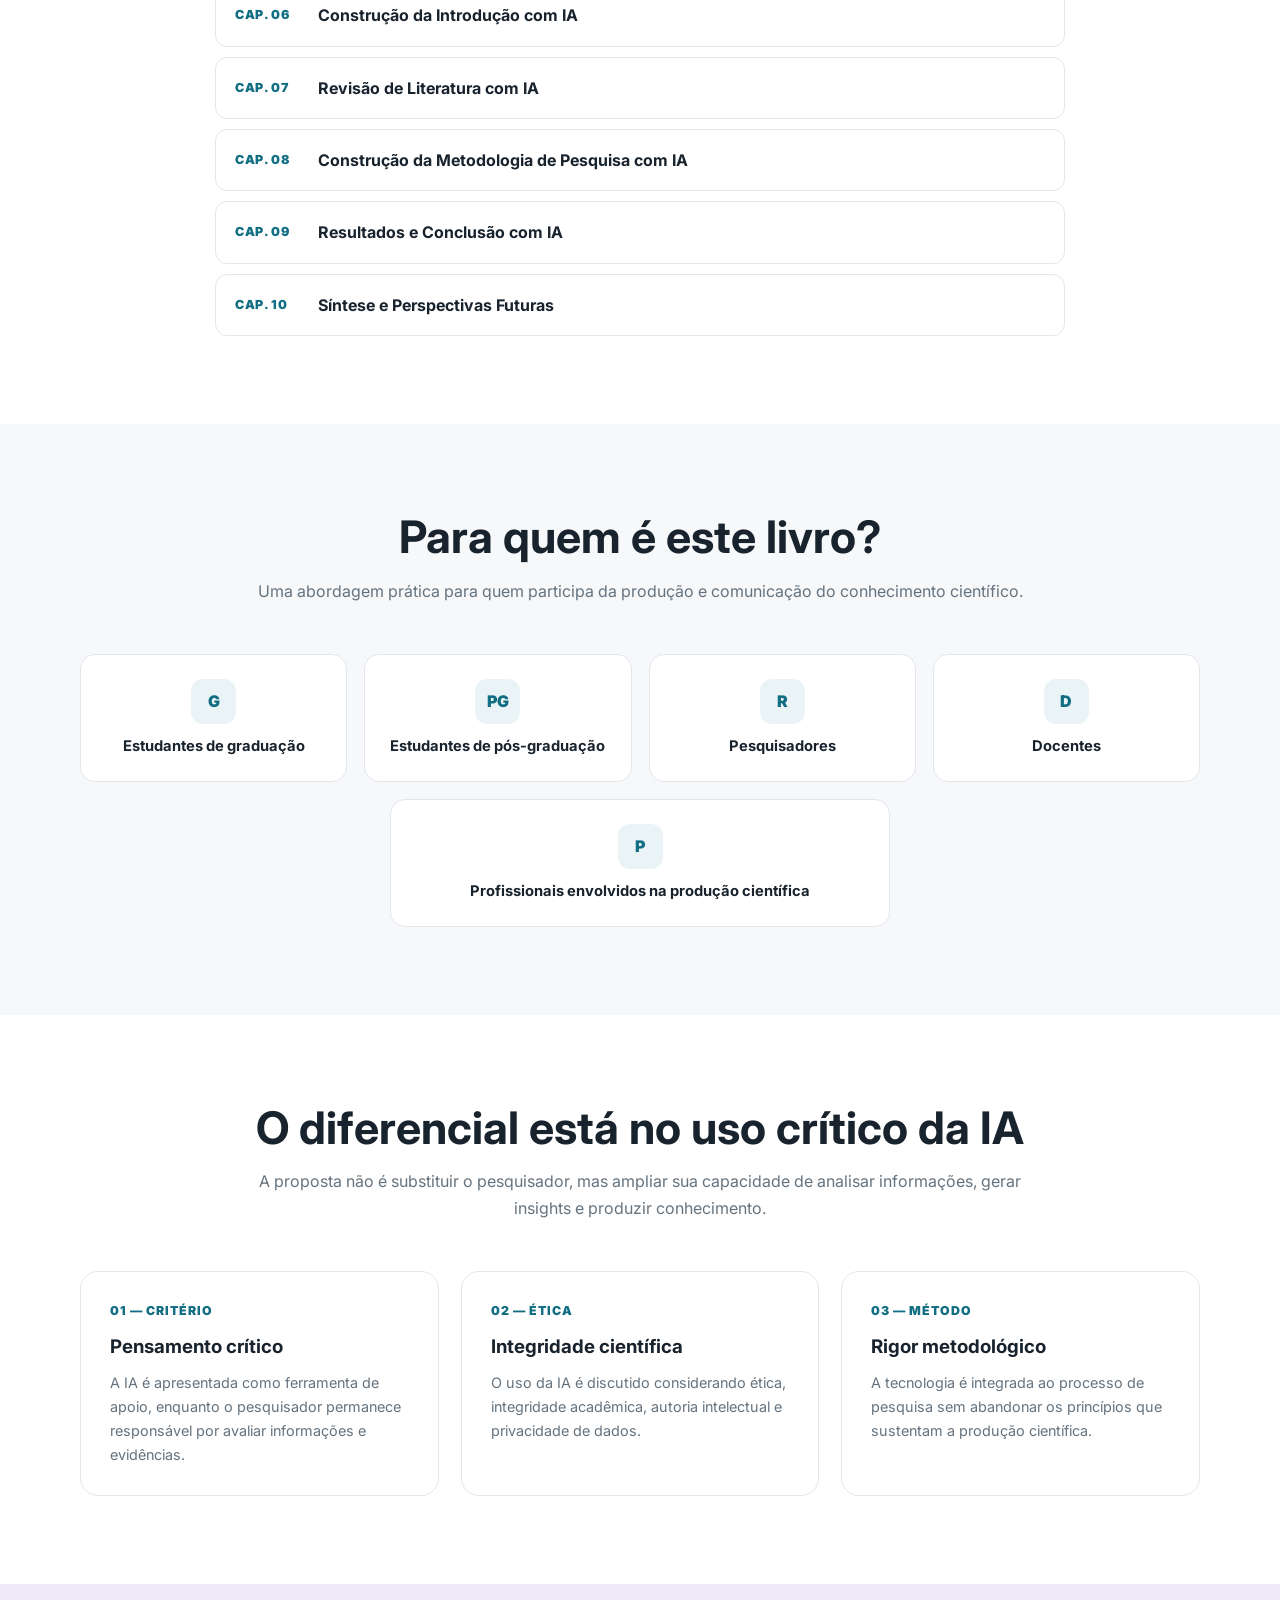
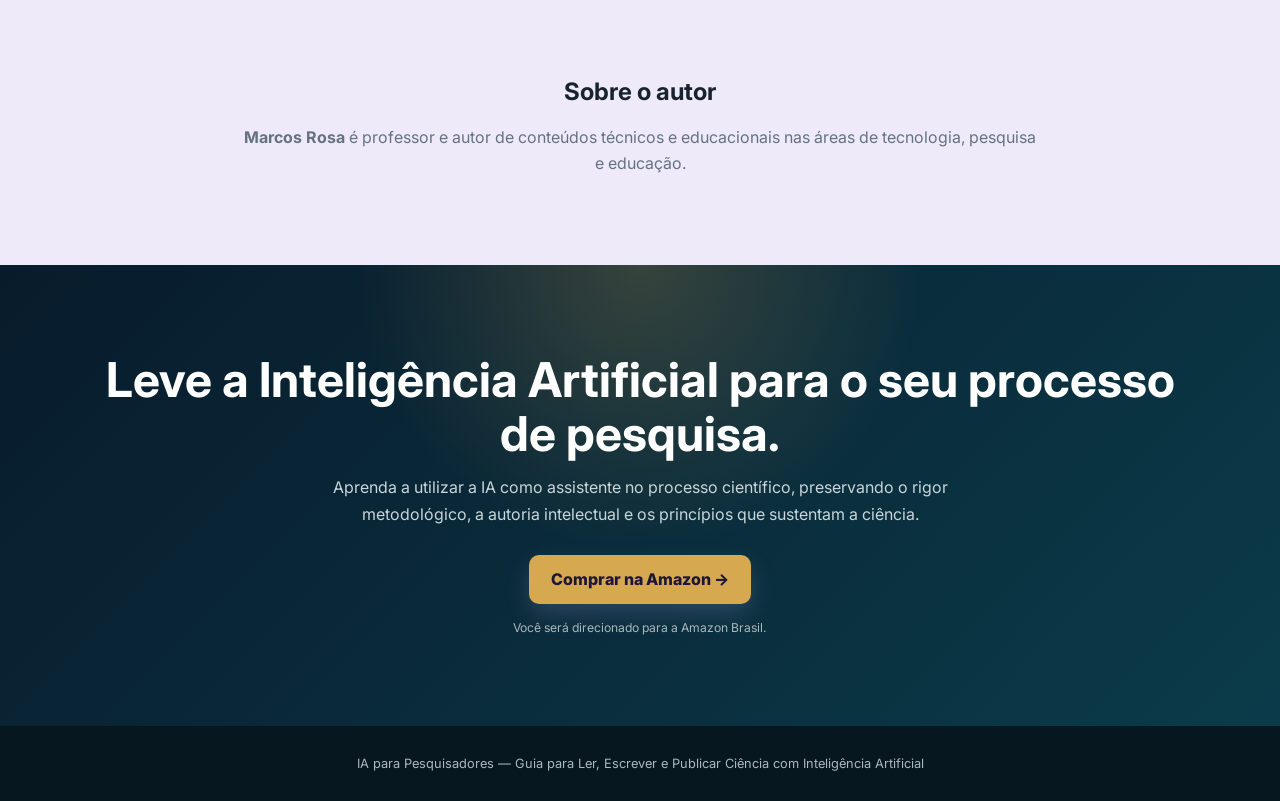
<file: ia-para-pesquisadores-academica.html>
<!DOCTYPE html>
<html lang="pt-BR">
<head>
  <meta charset="UTF-8">
  <meta name="viewport" content="width=device-width, initial-scale=1.0">

  <title>IA para Pesquisadores | Guia para Ler, Escrever e Publicar Ciência com Inteligência Artificial</title>
  <meta name="description" content="IA para Pesquisadores: guia para ler, escrever e publicar ciência com Inteligência Artificial. Aprenda a integrar IA à pesquisa científica com rigor, ética e metodologia.">
  <meta name="robots" content="index, follow">
  <meta name="author" content="Marcos Rosa">

  <link rel="canonical" href="https://emarcosrosa.github.io/ia-para-pesquisadores.html">

  <meta property="og:type" content="book">
  <meta property="og:title" content="IA para Pesquisadores | Guia para Ler, Escrever e Publicar Ciência com Inteligência Artificial">
  <meta property="og:description" content="Um fluxo completo de pesquisa científica utilizando a Inteligência Artificial como assistente.">

  <link rel="preconnect" href="https://fonts.googleapis.com">
  <link rel="preconnect" href="https://fonts.gstatic.com" crossorigin>
  <link href="https://fonts.googleapis.com/css2?family=Inter:wght@400;500;600;700;800&display=swap" rel="stylesheet">

  <!-- Google Analytics -->
  <script async src="https://www.googletagmanager.com/gtag/js?id=G-JT2KFQZ5NT"></script>
  <script>
    window.dataLayer = window.dataLayer || [];
    function gtag(){dataLayer.push(arguments);}
    gtag('js', new Date());

    gtag('config', 'G-JT2KFQZ5NT');
  </script>

  <style>
    :root {
      --primary: #126E82;
      --primary-dark: #0B1F33;
      --primary-light: #EAF4F6;
      --accent: #D6A84F;
      --dark: #18232D;
      --text: #18232D;
      --muted: #65737F;
      --bg: #F6F8FA;
      --white: #fff;
      --border: #e3e6ed;
      --gold: #D6A84F;
      --green: #177245;
      --shadow: 0 18px 45px rgba(31, 22, 72, .12);
      --radius: 18px;
    }

    * { box-sizing: border-box; margin: 0; padding: 0; }

    html { scroll-behavior: smooth; }

    body {
      font-family: Inter, Arial, sans-serif;
      color: var(--text);
      background: var(--bg);
      line-height: 1.65;
    }

    a { text-decoration: none; color: inherit; }

    .container {
      width: min(1120px, 92%);
      margin: 0 auto;
    }

    header {
      background: rgba(255,255,255,.96);
      border-bottom: 1px solid var(--border);
      position: sticky;
      top: 0;
      z-index: 100;
      backdrop-filter: blur(10px);
    }

    .header-inner {
      min-height: 68px;
      display: flex;
      align-items: center;
      justify-content: space-between;
      gap: 24px;
    }

    .book-title-header {
      font-size: .9rem;
      font-weight: 800;
      color: var(--primary-dark);
    }

    .header-button {
      background: var(--primary);
      color: white;
      padding: 10px 17px;
      border-radius: 9px;
      font-size: .84rem;
      font-weight: 800;
    }

    .hero {
      color: white;
      background:
        radial-gradient(circle at 82% 12%, rgba(18,110,130,.28), transparent 31%),
        radial-gradient(circle at 20% 90%, rgba(18,110,130,.18), transparent 35%),
        linear-gradient(135deg, #081B2B, #0B3B4A);
      padding: 78px 0 88px;
    }

    .hero-grid {
      display: grid;
      grid-template-columns: .82fr 1.18fr;
      align-items: center;
      gap: 75px;
    }

    .cover-area {
      display: flex;
      justify-content: center;
      position: relative;
    }

    .cover-glow {
      position: absolute;
      width: 320px;
      height: 320px;
      border-radius: 50%;
      background: rgba(18,110,130,.28);
      filter: blur(70px);
    }

    .cover {
      position: relative;
      width: min(330px,82%);
      aspect-ratio: 2 / 3;
      object-fit: cover;
      border-radius: 5px;
      box-shadow: 25px 30px 65px rgba(0,0,0,.42);
      transform: rotate(1.5deg);
    }

    .cover-placeholder {
      position: relative;
      width: min(330px,82%);
      aspect-ratio: 2 / 3;
      padding: 30px;
      border-radius: 5px;
      background: linear-gradient(145deg, #126E82, #21173e);
      box-shadow: 25px 30px 65px rgba(0,0,0,.42);
      transform: rotate(1.5deg);
      display: none;
    }

    .cover-placeholder strong {
      display: block;
      font-size: 2rem;
      line-height: 1.02;
    }

    .cover-placeholder small {
      position: absolute;
      left: 30px;
      right: 30px;
      bottom: 30px;
      color: #e7e0ff;
      line-height: 1.45;
    }

    .eyebrow {
      display: inline-block;
      margin-bottom: 18px;
      padding: 7px 12px;
      border: 1px solid rgba(255,255,255,.2);
      border-radius: 50px;
      background: rgba(255,255,255,.08);
      color: #E6F0F2;
      font-size: .74rem;
      font-weight: 800;
      letter-spacing: .06em;
      text-transform: uppercase;
    }

    h1 {
      font-size: clamp(2.5rem, 5vw, 4.55rem);
      line-height: 1.02;
      letter-spacing: -.045em;
      margin-bottom: 17px;
    }

    h1 span { color: #D6A84F; }

    .hero-subtitle {
      font-size: 1.3rem;
      color: #DCE8EC;
      margin-bottom: 21px;
    }

    .hero-text {
      max-width: 650px;
      color: #C5D3D9;
      font-size: 1.02rem;
      margin-bottom: 30px;
    }

    .buttons {
      display: flex;
      flex-wrap: wrap;
      gap: 13px;
    }

    .btn {
      min-height: 49px;
      padding: 0 22px;
      display: inline-flex;
      align-items: center;
      justify-content: center;
      border-radius: 10px;
      font-weight: 800;
      transition: .2s;
    }

    .btn:hover { transform: translateY(-2px); }

    .btn-primary {
      background: #D6A84F;
      color: #1d1637;
      box-shadow: 0 10px 25px rgba(196,181,253,.18);
    }

    .btn-secondary {
      color: white;
      border: 1px solid rgba(255,255,255,.35);
    }

    .quick-info {
      background: white;
      border-bottom: 1px solid var(--border);
    }

    .quick-grid {
      display: grid;
      grid-template-columns: repeat(3,1fr);
    }

    .quick-item {
      padding: 25px 20px;
      text-align: center;
      border-right: 1px solid var(--border);
    }

    .quick-item:last-child { border-right: 0; }

    .quick-item strong {
      display: block;
      margin-bottom: 3px;
    }

    .quick-item span {
      color: var(--muted);
      font-size: .85rem;
    }

    section { padding: 88px 0; }

    .section-heading {
      max-width: 790px;
      margin: 0 auto 50px;
      text-align: center;
    }

    .section-heading h2 {
      font-size: clamp(2rem,4vw,2.8rem);
      line-height: 1.15;
      margin-bottom: 14px;
    }

    .section-heading p { color: var(--muted); }

    .overview { background: white; }

    .overview-grid {
      display: grid;
      grid-template-columns: 1.15fr .85fr;
      gap: 65px;
      align-items: center;
    }

    .overview-text h2 {
      font-size: 2rem;
      line-height: 1.2;
      margin-bottom: 20px;
    }

    .overview-text p {
      color: var(--muted);
      margin-bottom: 17px;
    }

    .highlight {
      margin-top: 25px;
      padding: 22px;
      border-left: 4px solid var(--accent);
      border-radius: 0 12px 12px 0;
      background: var(--primary-light);
      color: #27404A;
      font-weight: 600;
    }

    .ai-card {
      background: #0E202B;
      color: #D7E3E7;
      padding: 30px;
      border-radius: var(--radius);
      box-shadow: var(--shadow);
    }

    .ai-header {
      display: flex;
      align-items: center;
      gap: 9px;
      margin-bottom: 25px;
      color: #D6A84F;
      font-weight: 800;
    }

    .ai-orb {
      width: 38px;
      height: 38px;
      border-radius: 50%;
      background: linear-gradient(135deg,#D6A84F,#126E82);
      box-shadow: 0 0 30px rgba(18,110,130,.28);
    }

    .flow {
      display: grid;
      gap: 10px;
    }

    .flow-item {
      padding: 12px 14px;
      border: 1px solid rgba(255,255,255,.09);
      border-radius: 9px;
      background: rgba(255,255,255,.04);
      font-size: .88rem;
    }

    .flow-item::before {
      content: "→";
      color: #D6A84F;
      margin-right: 8px;
      font-weight: 900;
    }

    .learning {
      background: var(--bg);
    }

    .learning-grid {
      display: grid;
      grid-template-columns: repeat(2,1fr);
      gap: 15px;
    }

    .learning-item {
      background: white;
      border: 1px solid var(--border);
      border-radius: 12px;
      padding: 16px 18px;
      font-weight: 650;
      font-size: .9rem;
      box-shadow: 0 5px 18px rgba(20,20,50,.035);
    }

    .learning-item::before {
      content: "✓";
      color: var(--primary);
      font-weight: 900;
      margin-right: 9px;
    }

    .chapters {
      background: white;
    }

    .chapter-list {
      max-width: 850px;
      margin: auto;
      display: grid;
      gap: 10px;
    }

    .chapter {
      display: grid;
      grid-template-columns: 65px 1fr;
      align-items: center;
      gap: 18px;
      padding: 17px 19px;
      border: 1px solid var(--border);
      border-radius: 12px;
      background: #fff;
    }

    .chapter-number {
      color: var(--primary);
      font-size: .78rem;
      font-weight: 900;
      letter-spacing: .05em;
    }

    .chapter-title {
      font-weight: 700;
    }

    .audience {
      background: var(--bg);
    }

    .audience-grid {
      display: grid;
      grid-template-columns: repeat(4,1fr);
      gap: 17px;
    }

    .audience-card {
      background: white;
      border: 1px solid var(--border);
      border-radius: 15px;
      padding: 24px 18px;
      text-align: center;
    }

    .audience-icon {
      width: 45px;
      height: 45px;
      margin: 0 auto 13px;
      display: grid;
      place-items: center;
      border-radius: 12px;
      background: var(--primary-light);
      color: var(--primary);
      font-weight: 900;
    }

    .audience-card h3 {
      font-size: .92rem;
      line-height: 1.35;
    }

    .principles {
      background: white;
    }

    .principles-grid {
      display: grid;
      grid-template-columns: repeat(3,1fr);
      gap: 22px;
    }

    .principle {
      padding: 29px;
      border: 1px solid var(--border);
      border-radius: var(--radius);
      background: white;
    }

    .principle-number {
      color: var(--primary);
      font-size: .77rem;
      font-weight: 900;
      letter-spacing: .08em;
      margin-bottom: 11px;
    }

    .principle h3 { margin-bottom: 8px; }

    .principle p {
      color: var(--muted);
      font-size: .9rem;
    }

    .author {
      background: #eeeafa;
    }

    .author-box {
      max-width: 800px;
      margin: auto;
      text-align: center;
    }

    .author-box h2 { margin-bottom: 12px; }

    .author-box p { color: var(--muted); }

    .cta {
      color: white;
      text-align: center;
      background:
        radial-gradient(circle at 50% 0%, rgba(214,168,79,.22), transparent 36%),
        linear-gradient(135deg,#081B2B,#0B3B4A);
    }

    .cta h2 {
      font-size: clamp(2.1rem,4vw,3rem);
      line-height: 1.12;
      margin-bottom: 14px;
    }

    .cta p {
      max-width: 720px;
      margin: 0 auto 28px;
      color: #C8D6DB;
    }

    .cta-note {
      margin-top: 14px;
      color: #A9B6BC;
      font-size: .76rem;
    }

    footer {
      background: #071720;
      color: #AAB8BF;
      padding: 27px 0;
      text-align: center;
      font-size: .8rem;
    }

    @media (max-width: 900px) {
      .hero-grid,
      .overview-grid {
        grid-template-columns: 1fr;
        gap: 48px;
      }

      .hero-copy {
        text-align: center;
      }

      .hero-text {
        margin-left: auto;
        margin-right: auto;
      }

      .buttons {
        justify-content: center;
      }

      .audience-grid {
        grid-template-columns: repeat(2,1fr);
      }

      .principles-grid {
        grid-template-columns: 1fr;
      }
    }

    @media (max-width: 650px) {
      .header-button { display: none; }

      .hero {
        padding: 58px 0 68px;
      }

      .quick-grid,
      .learning-grid,
      .audience-grid {
        grid-template-columns: 1fr;
      }

      .quick-item {
        border-right: 0;
        border-bottom: 1px solid var(--border);
      }

      .quick-item:last-child {
        border-bottom: 0;
      }

      .chapter {
        grid-template-columns: 1fr;
        gap: 4px;
      }
    }
  </style>
</head>

<body>

<header>
  <div class="container header-inner">
    <div class="book-title-header">
      IA para Pesquisadores
    </div>

    <a
      class="header-button amazon-link"
      data-position="header"
      href="https://www.amazon.com.br/para-Pesquisadores-Intelig%C3%AAncia-Ferramentas-Pesquisador-ebook/dp/B0H4RBWZ6D/"
      target="_blank"
      rel="noopener noreferrer sponsored">
      Comprar na Amazon →
    </a>
  </div>
</header>

<main>

  <!-- HERO -->
  <section class="hero">
    <div class="container hero-grid">

      <div class="cover-area">
        <div class="cover-glow"></div>

        <!-- Coloque a capa como capa.jpg na mesma pasta deste HTML -->
        <img
          class="cover"
          src="capa-ia-pesquisadores.jpg"
          alt="Capa do livro IA para Pesquisadores — Guia para Ler, Escrever e Publicar Ciência com Inteligência Artificial"
          onerror="
            this.style.display='none';
            document.querySelector('.cover-placeholder').style.display='block';
          "
        >

        <div class="cover-placeholder">
          <strong>IA PARA<br>PESQUISADORES</strong>
          <small>
            Guia para Ler, Escrever e Publicar Ciência com Inteligência Artificial<br><br>
            Marcos Rosa
          </small>
        </div>
      </div>

      <div class="hero-copy">

        <span class="eyebrow">Pesquisa científica • Inteligência Artificial</span>

        <h1>
          IA para <span>Pesquisadores</span>
        </h1>

        <div class="hero-subtitle">
          Guia para Ler, Escrever e Publicar Ciência com Inteligência Artificial
        </div>

        <p class="hero-text">
          Como utilizar a Inteligência Artificial para construir uma introdução
          científica, desenvolver uma revisão de literatura, definir a metodologia
          de pesquisa, interpretar resultados e elaborar conclusões com maior
          eficiência e rigor acadêmico?
        </p>

        <div class="buttons">
          <a
            class="btn btn-primary amazon-link"
            data-position="hero"
            href="https://www.amazon.com.br/para-Pesquisadores-Intelig%C3%AAncia-Ferramentas-Pesquisador-ebook/dp/B0H4RBWZ6D/"
            target="_blank"
            rel="noopener noreferrer sponsored">
            Comprar na Amazon →
          </a>

          <a class="btn btn-secondary" href="#visao-geral">
            Conhecer o livro
          </a>
        </div>

      </div>
    </div>
  </section>

  <!-- QUICK INFO -->
  <section class="quick-info">
    <div class="container quick-grid">

      <div class="quick-item">
        <strong>Pesquisa científica</strong>
        <span>IA integrada ao fluxo de pesquisa</span>
      </div>

      <div class="quick-item">
        <strong>Rigor acadêmico</strong>
        <span>Uso crítico, ético e metodologicamente consistente</span>
      </div>

      <div class="quick-item">
        <strong>Do problema à publicação</strong>
        <span>Um fluxo completo de pesquisa científica</span>
      </div>

    </div>
  </section>

  <!-- VISÃO GERAL -->
  <section class="overview" id="visao-geral">
    <div class="container">

      <div class="section-heading">
        <h2>Visão geral do livro</h2>
        <p>
          Mais do que uma introdução à Inteligência Artificial,
          este livro apresenta como integrá-la ao trabalho acadêmico.
        </p>
      </div>

      <div class="overview-grid">

        <div class="overview-text">

          <h2>IA como assistente, pesquisador no controle.</h2>

          <p>
            Este livro apresenta um <strong>fluxo completo de pesquisa científica</strong>,
            utilizando a Inteligência Artificial como assistente. A proposta abrange
            todas as etapas da produção do conhecimento, desde a definição do problema
            de pesquisa até a redação final de artigos, dissertações, teses e relatórios
            científicos.
          </p>

          <p>
            A obra demonstra como integrar a IA ao trabalho acadêmico de forma
            <strong>crítica, ética e metodologicamente consistente</strong>, preservando
            o protagonismo do pesquisador e a qualidade da produção científica.
          </p>

          <div class="highlight">
            A Inteligência Artificial não substitui o pesquisador. Ela amplia sua
            capacidade de analisar informações, gerar insights e produzir conhecimento.
          </div>

        </div>

        <div class="ai-card">

          <div class="ai-header">
            <div class="ai-orb"></div>
            Fluxo de pesquisa com IA
          </div>

          <div class="flow">
            <div class="flow-item">Problema e perguntas de pesquisa</div>
            <div class="flow-item">Introdução científica</div>
            <div class="flow-item">Revisão de literatura</div>
            <div class="flow-item">Metodologia</div>
            <div class="flow-item">Resultados e discussão</div>
            <div class="flow-item">Conclusões e publicação</div>
          </div>

        </div>

      </div>
    </div>
  </section>

  <!-- O QUE APRENDE -->
  <section class="learning">
    <div class="container">

      <div class="section-heading">
        <h2>Ao longo do livro, você aprenderá a</h2>
        <p>
          Utilizar a IA como apoio ao trabalho acadêmico sem abrir mão
          do pensamento crítico e da responsabilidade científica.
        </p>
      </div>

      <div class="learning-grid">

        <div class="learning-item">Utilizar a IA como assistente cognitivo para apoiar atividades de pesquisa</div>
        <div class="learning-item">Compreender os fundamentos da IA generativa e suas limitações</div>
        <div class="learning-item">Identificar alucinações, vieses e problemas de confiabilidade</div>
        <div class="learning-item">Aplicar princípios de ética, integridade científica e privacidade de dados</div>
        <div class="learning-item">Desenvolver prompts mais eficazes para atividades acadêmicas</div>
        <div class="learning-item">Construir introduções científicas alinhadas às boas práticas</div>
        <div class="learning-item">Realizar revisões de literatura apoiadas por IA</div>
        <div class="learning-item">Elaborar metodologias de pesquisa com apoio de IA</div>
        <div class="learning-item">Estruturar resultados, discussões e conclusões</div>
        <div class="learning-item">Compreender normativas nacionais e internacionais sobre IA</div>

      </div>
    </div>
  </section>

  <!-- CONTEÚDO -->
  <section class="chapters">
    <div class="container">

      <div class="section-heading">
        <h2>Conteúdo do livro</h2>
        <p>
          Dez capítulos que acompanham o pesquisador ao longo do processo
          de produção científica com Inteligência Artificial.
        </p>
      </div>

      <div class="chapter-list">

        <div class="chapter">
          <div class="chapter-number">CAP. 01</div>
          <div class="chapter-title">Introdução: O papel do pesquisador na era da IA</div>
        </div>

        <div class="chapter">
          <div class="chapter-number">CAP. 02</div>
          <div class="chapter-title">Fundamentos da IA Generativa</div>
        </div>

        <div class="chapter">
          <div class="chapter-number">CAP. 03</div>
          <div class="chapter-title">Ética, Integridade e Normativas Acadêmicas</div>
        </div>

        <div class="chapter">
          <div class="chapter-number">CAP. 04</div>
          <div class="chapter-title">Engenharia de Prompts</div>
        </div>

        <div class="chapter">
          <div class="chapter-number">CAP. 05</div>
          <div class="chapter-title">Execução de Modelos de IA Localmente e de Forma Privada</div>
        </div>

        <div class="chapter">
          <div class="chapter-number">CAP. 06</div>
          <div class="chapter-title">Construção da Introdução com IA</div>
        </div>

        <div class="chapter">
          <div class="chapter-number">CAP. 07</div>
          <div class="chapter-title">Revisão de Literatura com IA</div>
        </div>

        <div class="chapter">
          <div class="chapter-number">CAP. 08</div>
          <div class="chapter-title">Construção da Metodologia de Pesquisa com IA</div>
        </div>

        <div class="chapter">
          <div class="chapter-number">CAP. 09</div>
          <div class="chapter-title">Resultados e Conclusão com IA</div>
        </div>

        <div class="chapter">
          <div class="chapter-number">CAP. 10</div>
          <div class="chapter-title">Síntese e Perspectivas Futuras</div>
        </div>

      </div>
    </div>
  </section>

  <!-- PARA QUEM É -->
  <section class="audience">
    <div class="container">

      <div class="section-heading">
        <h2>Para quem é este livro?</h2>
        <p>
          Uma abordagem prática para quem participa da produção
          e comunicação do conhecimento científico.
        </p>
      </div>

      <div class="audience-grid">

        <article class="audience-card">
          <div class="audience-icon">G</div>
          <h3>Estudantes de graduação</h3>
        </article>

        <article class="audience-card">
          <div class="audience-icon">PG</div>
          <h3>Estudantes de pós-graduação</h3>
        </article>

        <article class="audience-card">
          <div class="audience-icon">R</div>
          <h3>Pesquisadores</h3>
        </article>

        <article class="audience-card">
          <div class="audience-icon">D</div>
          <h3>Docentes</h3>
        </article>

      </div>

      <div style="max-width: 500px; margin: 17px auto 0;">
        <article class="audience-card">
          <div class="audience-icon">P</div>
          <h3>Profissionais envolvidos na produção científica</h3>
        </article>
      </div>

    </div>
  </section>

  <!-- PRINCÍPIOS -->
  <section class="principles">
    <div class="container">

      <div class="section-heading">
        <h2>O diferencial está no uso crítico da IA</h2>
        <p>
          A proposta não é substituir o pesquisador, mas ampliar sua capacidade
          de analisar informações, gerar insights e produzir conhecimento.
        </p>
      </div>

      <div class="principles-grid">

        <article class="principle">
          <div class="principle-number">01 — CRITÉRIO</div>
          <h3>Pensamento crítico</h3>
          <p>
            A IA é apresentada como ferramenta de apoio, enquanto o pesquisador
            permanece responsável por avaliar informações e evidências.
          </p>
        </article>

        <article class="principle">
          <div class="principle-number">02 — ÉTICA</div>
          <h3>Integridade científica</h3>
          <p>
            O uso da IA é discutido considerando ética, integridade acadêmica,
            autoria intelectual e privacidade de dados.
          </p>
        </article>

        <article class="principle">
          <div class="principle-number">03 — MÉTODO</div>
          <h3>Rigor metodológico</h3>
          <p>
            A tecnologia é integrada ao processo de pesquisa sem abandonar
            os princípios que sustentam a produção científica.
          </p>
        </article>

      </div>
    </div>
  </section>

  <!-- AUTOR -->
  <section class="author">
    <div class="container author-box">
      <h2>Sobre o autor</h2>

      <p>
        <strong>Marcos Rosa</strong> é professor e autor de conteúdos
        técnicos e educacionais nas áreas de tecnologia, pesquisa e educação.
      </p>
    </div>
  </section>

  <!-- CTA -->
  <section class="cta" id="comprar">
    <div class="container">

      <h2>Leve a Inteligência Artificial para o seu processo de pesquisa.</h2>

      <p>
        Aprenda a utilizar a IA como assistente no processo científico,
        preservando o rigor metodológico, a autoria intelectual e os
        princípios que sustentam a ciência.
      </p>

      <a
        class="btn btn-primary amazon-link"
        data-position="final"
        href="https://www.amazon.com.br/para-Pesquisadores-Intelig%C3%AAncia-Ferramentas-Pesquisador-ebook/dp/B0H4RBWZ6D/"
        target="_blank"
        rel="noopener noreferrer sponsored">
        Comprar na Amazon →
      </a>

      <div class="cta-note">
        Você será direcionado para a Amazon Brasil.
      </div>

    </div>
  </section>

</main>

<footer>
  <div class="container">
    IA para Pesquisadores — Guia para Ler, Escrever e Publicar Ciência com Inteligência Artificial
  </div>
</footer>

<script>
  /*
   * Registra no Google Analytics os cliques que levam à Amazon.
   */
  document.querySelectorAll(".amazon-link").forEach(function(link) {
    link.addEventListener("click", function() {
      if (typeof gtag === "function") {
        gtag("event", "amazon_click", {
          book: "ia_para_pesquisadores",
          position: this.dataset.position,
          destination: "amazon"
        });
      }
    });
  });
</script>

</body>
</html>
</file>
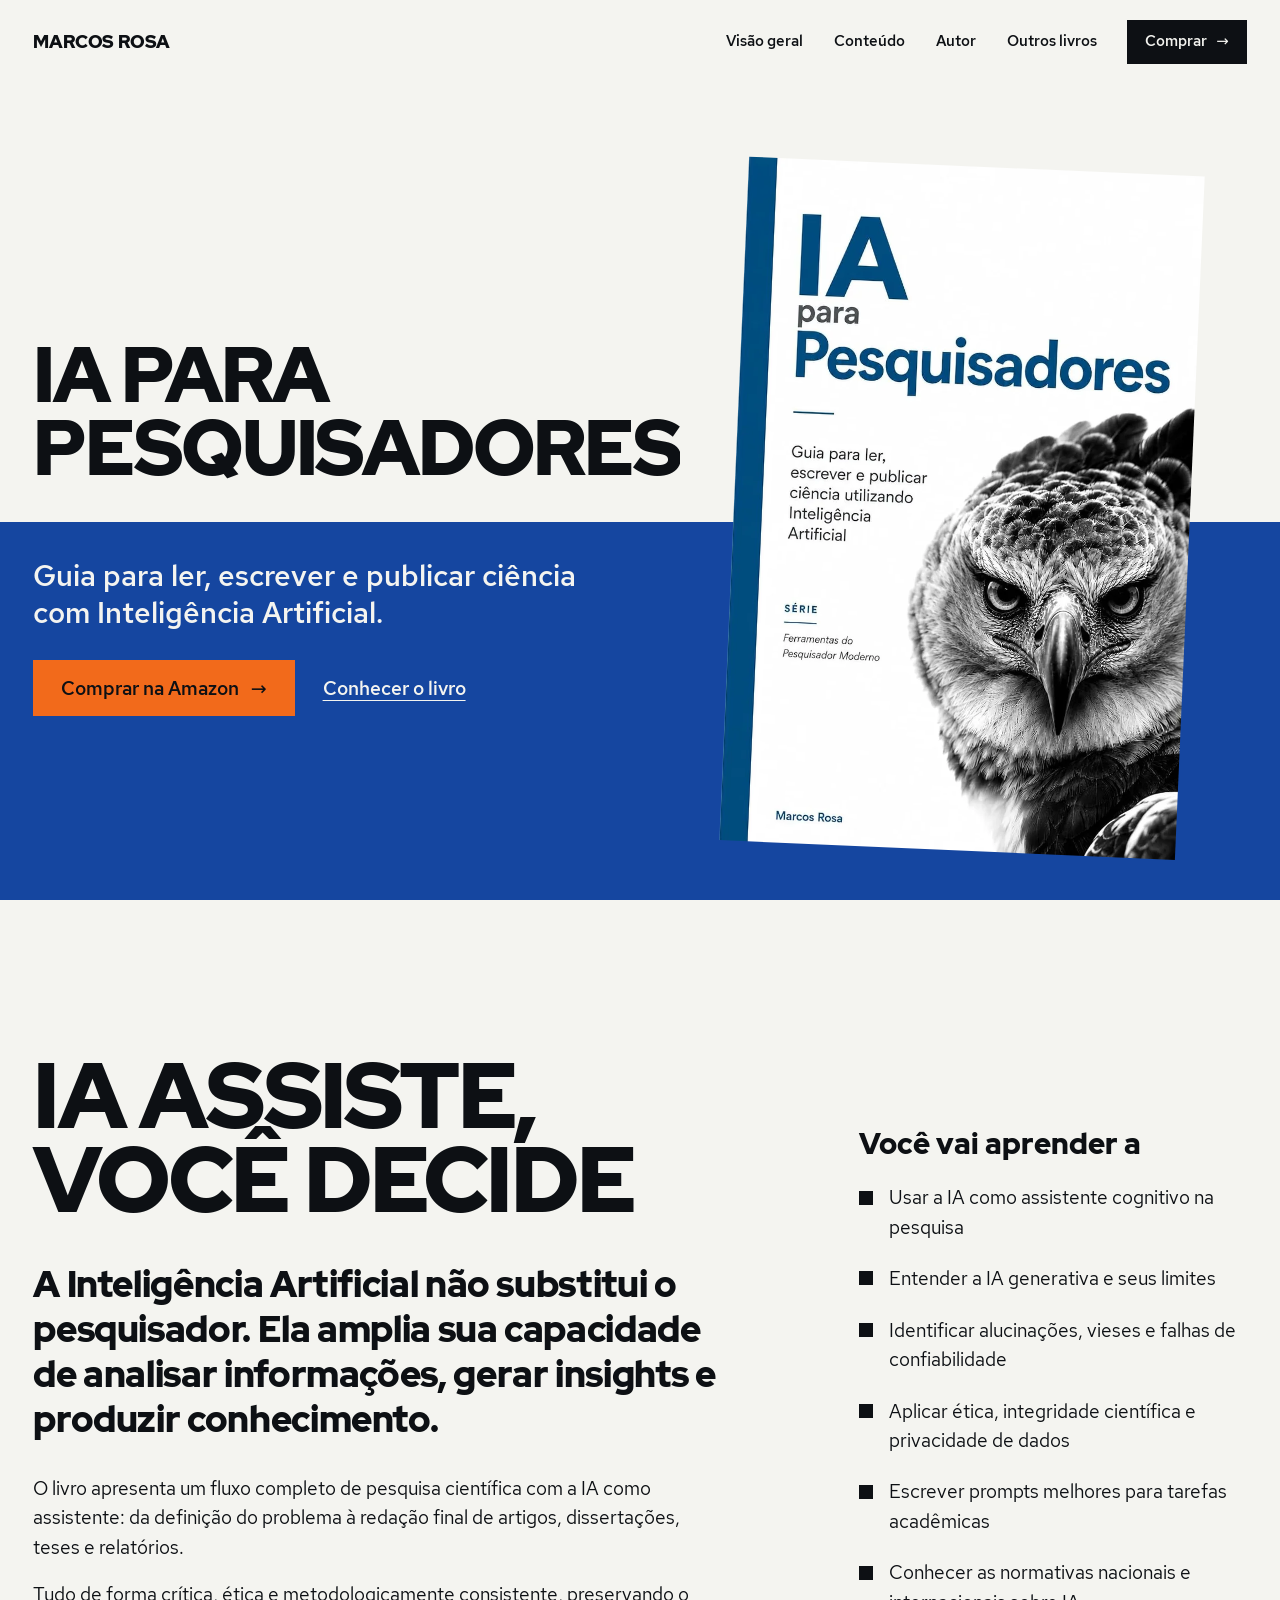
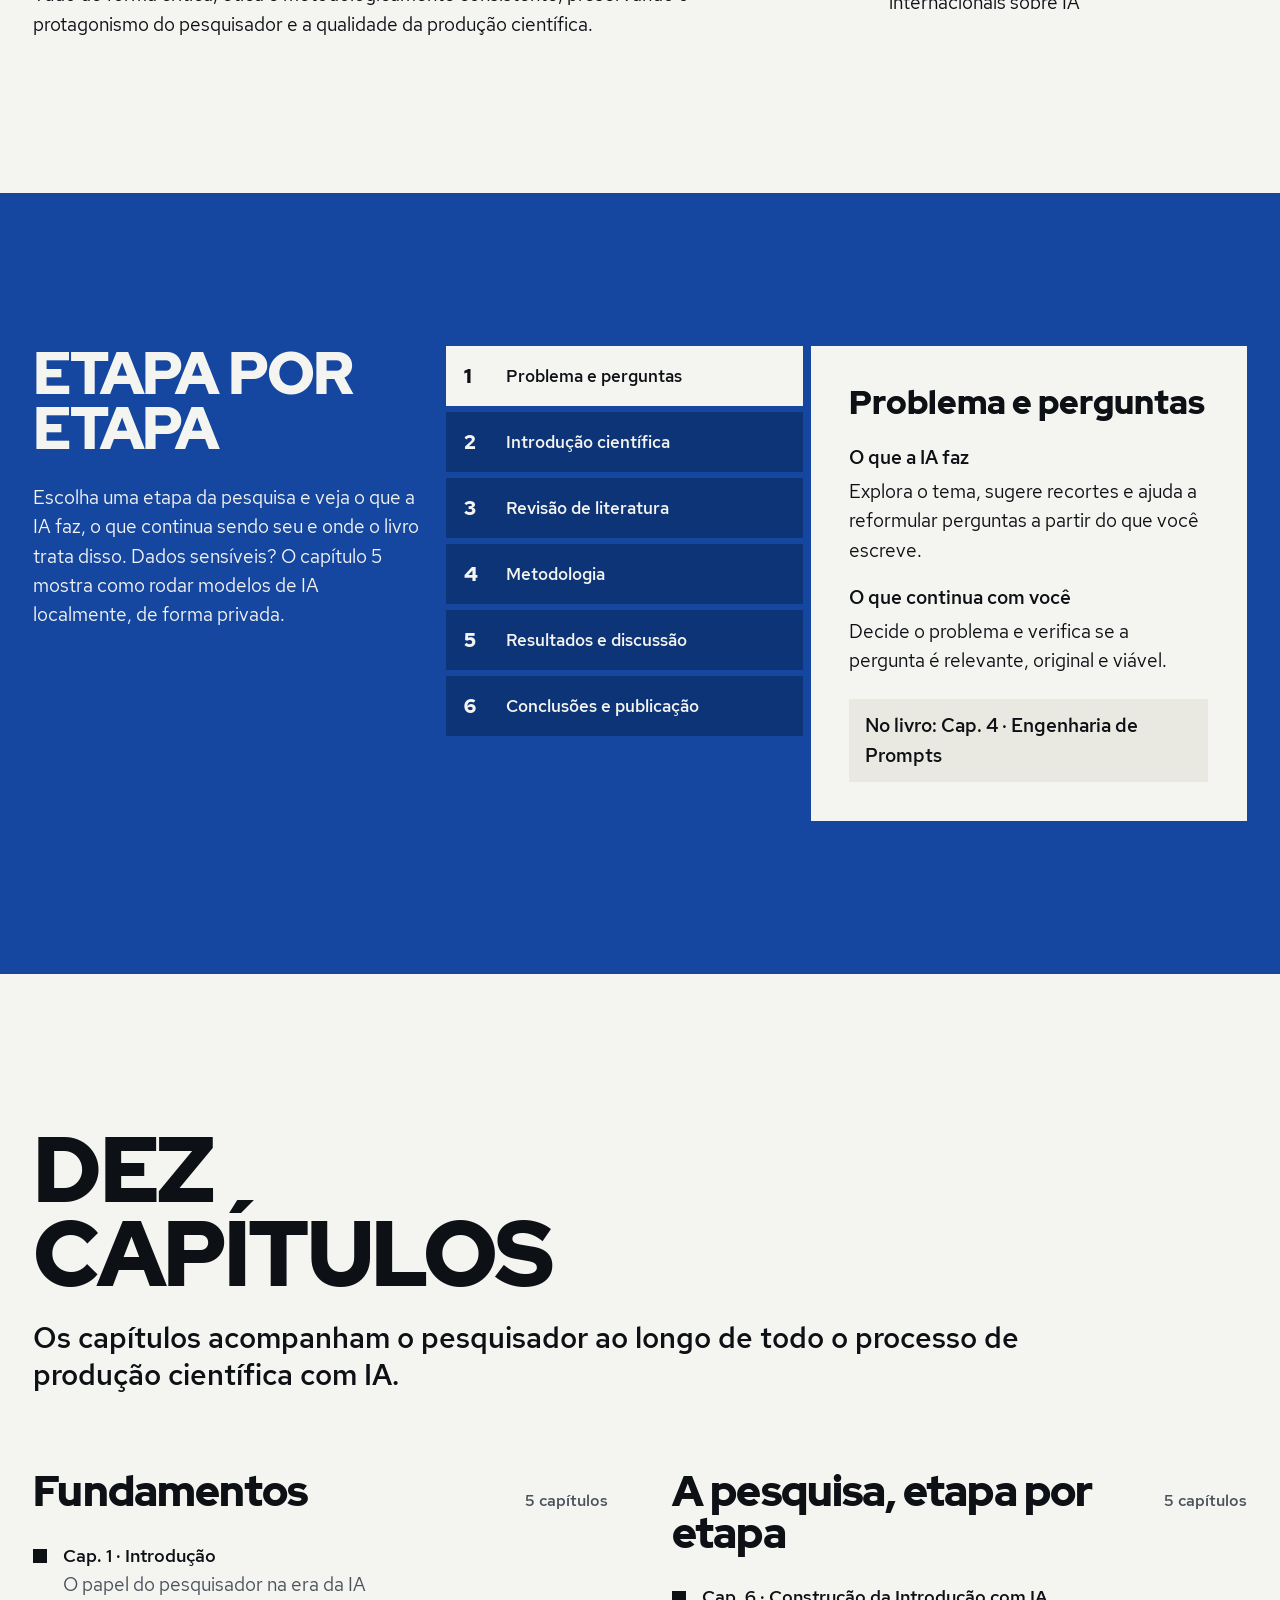
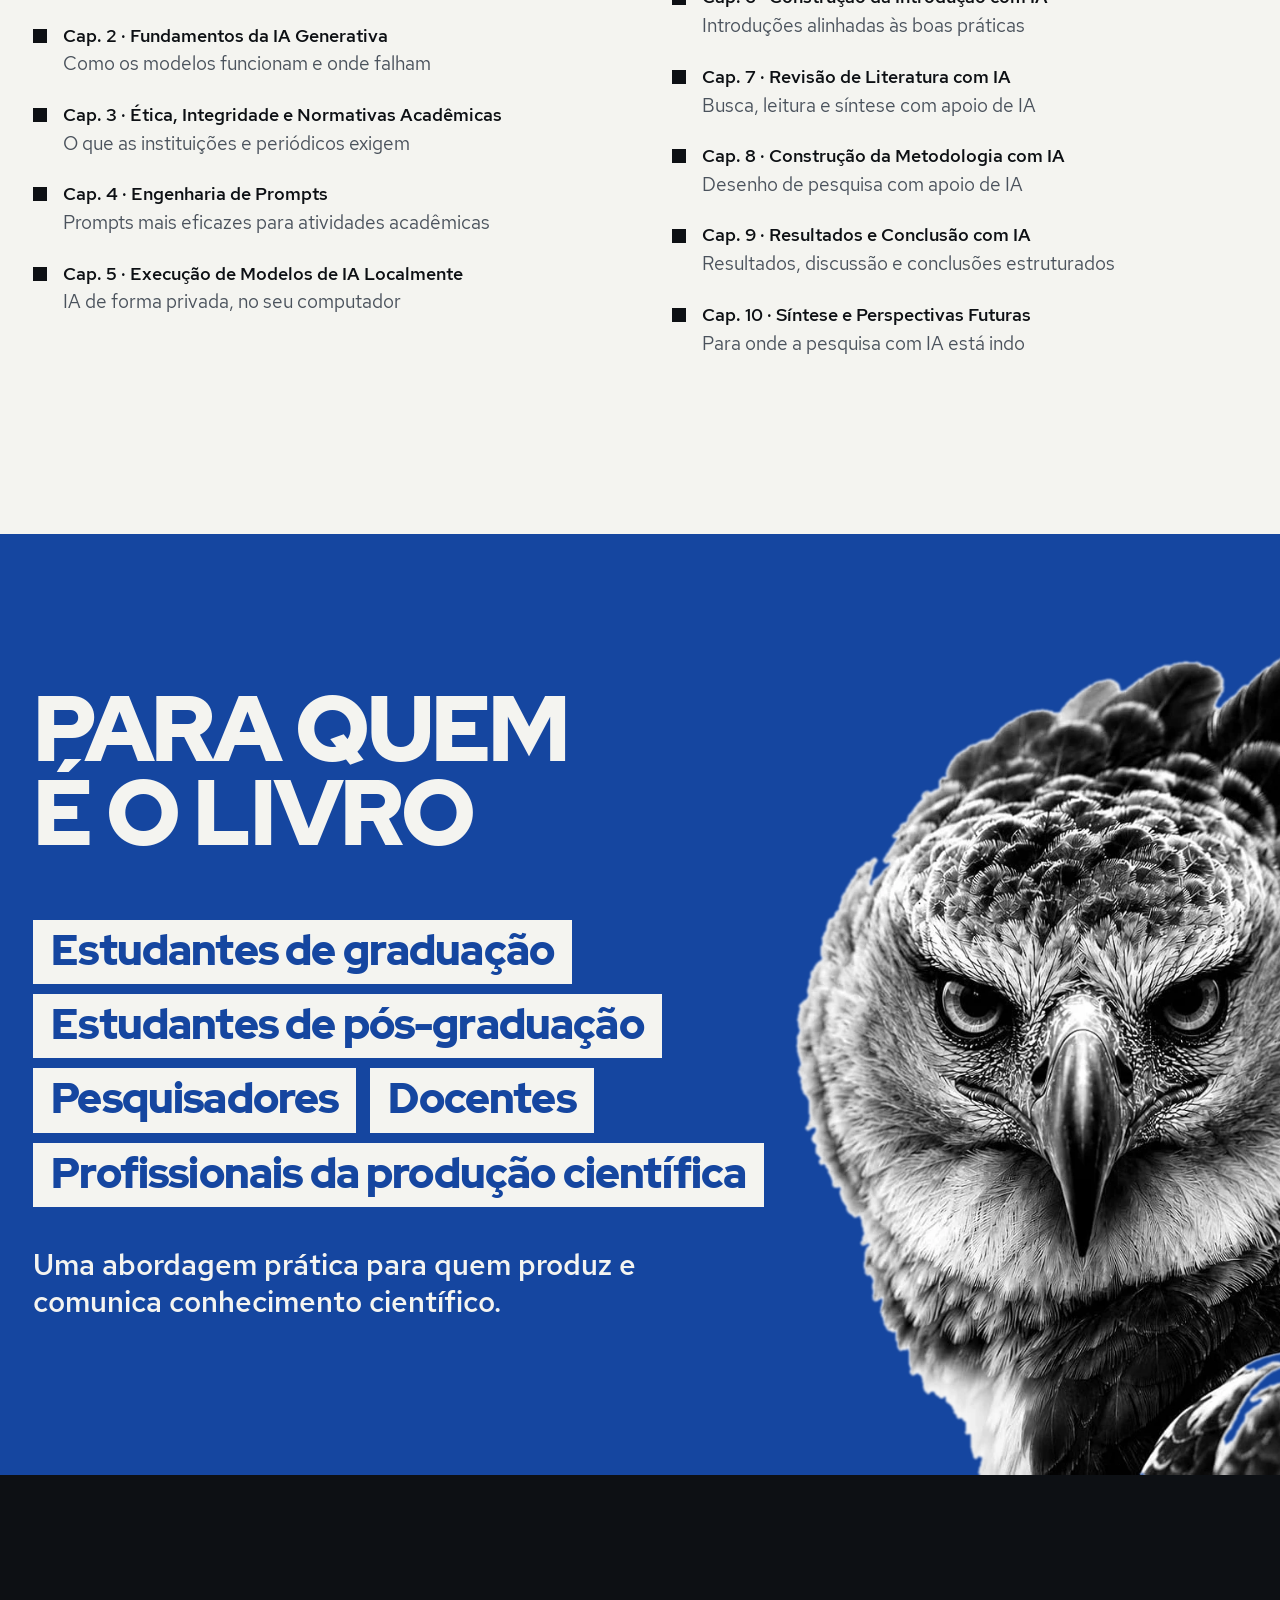
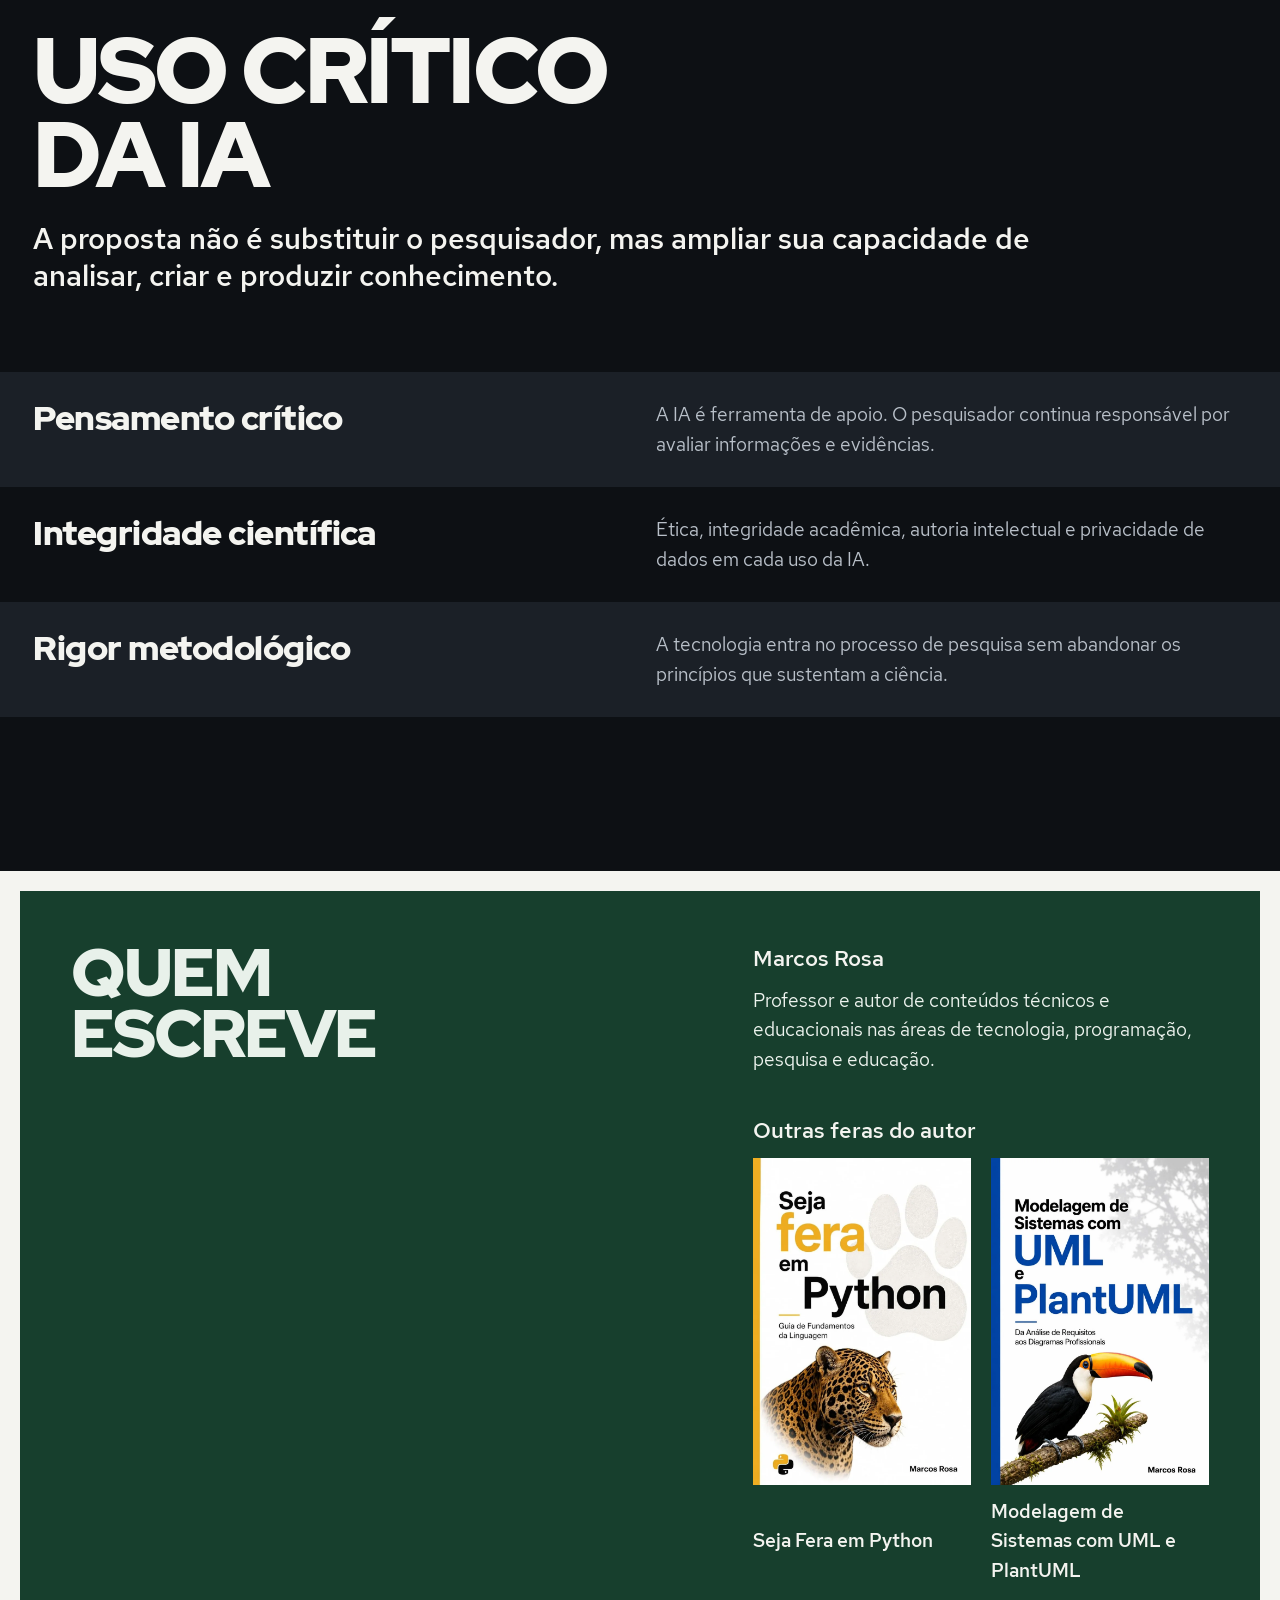
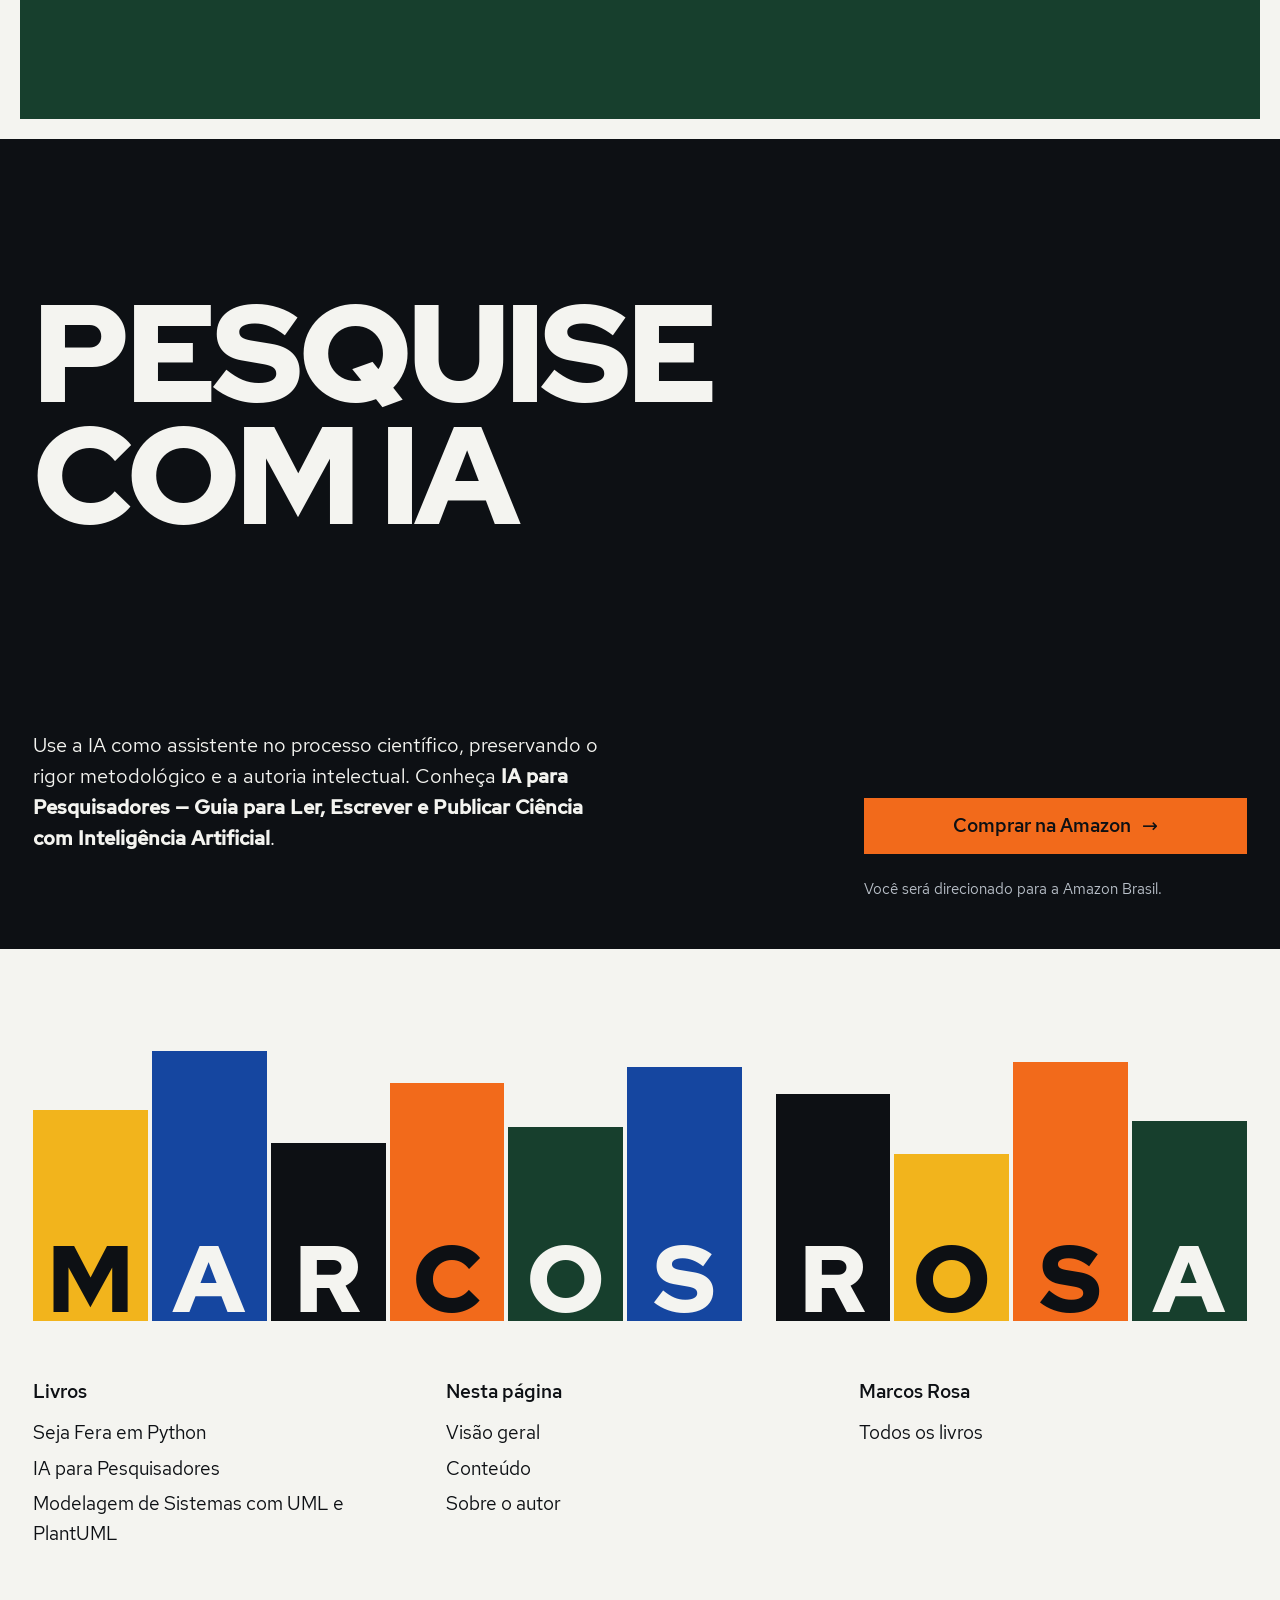
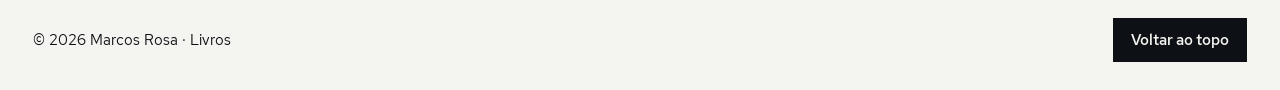
<file: ia-para-pesquisadores.html>
<!DOCTYPE html>
<html lang="pt-BR">
<head>
  <meta charset="UTF-8">
  <meta name="viewport" content="width=device-width, initial-scale=1.0">
  <title>IA para Pesquisadores | Guia para Ler, Escrever e Publicar Ciência com Inteligência Artificial</title>
  <meta name="description" content="IA para Pesquisadores: guia para ler, escrever e publicar ciência com Inteligência Artificial. Aprenda a integrar IA à pesquisa científica com rigor, ética e metodologia.">
  <meta name="robots" content="index, follow">
  <meta name="author" content="Marcos Rosa">
  <meta name="theme-color" content="#f4f4f0">
  <link rel="canonical" href="https://emarcosrosa.github.io/ia-para-pesquisadores.html">

  <meta property="og:type" content="book">
  <meta property="og:url" content="https://emarcosrosa.github.io/ia-para-pesquisadores.html">
  <meta property="og:title" content="IA para Pesquisadores">
  <meta property="og:description" content="Um fluxo completo de pesquisa científica utilizando a Inteligência Artificial como assistente.">
  <meta property="og:image" content="https://emarcosrosa.github.io/capa-ia-pesquisadores.jpg">
  <meta name="twitter:card" content="summary_large_image">

  <!-- Google Analytics -->
  <script async src="https://www.googletagmanager.com/gtag/js?id=G-JT2KFQZ5NT"></script>
  <script>
    window.dataLayer = window.dataLayer || [];
    function gtag(){dataLayer.push(arguments);}
    gtag('js', new Date());
    gtag('config', 'G-JT2KFQZ5NT');
  </script>
  <script>document.documentElement.classList.add('js');</script>

  <link rel="preload" href="fonts/RedHatDisplay-Black.woff2" as="font" type="font/woff2" crossorigin>
  <link rel="preload" href="fonts/RedHatText-Regular.woff2" as="font" type="font/woff2" crossorigin>
  <link rel="preload" href="img/capa-ia.webp" as="image">
  <link rel="stylesheet" href="style.css">
  <link rel="stylesheet" href="book.css">

  <script type="application/ld+json">
  {
    "@context": "https://schema.org",
    "@type": "Book",
    "name": "IA para Pesquisadores — Guia para Ler, Escrever e Publicar Ciência com Inteligência Artificial",
    "author": {"@type": "Person", "name": "Marcos Rosa", "url": "https://emarcosrosa.github.io/"},
    "inLanguage": "pt-BR",
    "image": "https://emarcosrosa.github.io/capa-ia-pesquisadores.jpg",
    "url": "https://emarcosrosa.github.io/ia-para-pesquisadores.html",
    "offers": {"@type": "Offer", "url": "https://www.amazon.com.br/para-Pesquisadores-Intelig%C3%AAncia-Ferramentas-Pesquisador-ebook/dp/B0H4RBWZ6D/", "seller": {"@type": "Organization", "name": "Amazon.com.br"}}
  }
  </script>
</head>
<body class="book-ia">
  <a class="skip" href="#conteudo">Pular para o conteúdo</a>
  <header class="site-header">
    <a class="wordmark" href="./">Marcos Rosa</a>
    <nav class="nav" aria-label="Principal">
      <a href="#visao-geral">Visão geral</a>
      <a href="#conteudo-livro">Conteúdo</a>
      <a href="#autor">Autor</a>
      <a href="./">Outros livros</a>
      <a class="btn btn--sm btn--ink" href="https://www.amazon.com.br/para-Pesquisadores-Intelig%C3%AAncia-Ferramentas-Pesquisador-ebook/dp/B0H4RBWZ6D/" target="_blank" rel="noopener" data-book="ia" data-where="header">Comprar <span class="arrow" aria-hidden="true">→</span></a>
    </nav>
  </header>
  <main id="conteudo">
    <section class="bhero" aria-labelledby="h-hero">
      <div class="bhero__sky">
        <h1 id="h-hero" class="display lines"><span class="line"><span data-line style="--i:0">IA para</span></span><span class="line"><span data-line style="--i:1">pesquisadores</span></span></h1>
      </div>
      <img class="bhero__cover" src="img/capa-ia.webp" width="800" height="1200" alt="Capa do livro IA para Pesquisadores — Guia para Ler, Escrever e Publicar Ciência com Inteligência Artificial" fetchpriority="high">
      <div class="bhero__sea">
        <p class="lead" data-reveal style="--d:6">Guia para ler, escrever e publicar ciência com Inteligência Artificial.</p>
        <div class="bhero__actions" data-reveal style="--d:8">
          <a class="btn" href="https://www.amazon.com.br/para-Pesquisadores-Intelig%C3%AAncia-Ferramentas-Pesquisador-ebook/dp/B0H4RBWZ6D/" target="_blank" rel="noopener" data-book="ia" data-where="hero">Comprar na Amazon <span class="arrow" aria-hidden="true">→</span></a>
          <a class="textlink" href="#visao-geral">Conhecer o livro</a>
        </div>
      </div>
    </section>

    <section id="visao-geral" class="overview field--paper" aria-labelledby="h-ov">
      <div class="wrap grid overview__grid">
        <div class="overview__head">
          <h2 id="h-ov" class="head" data-reveal>IA assiste,<br>você decide</h2>
          <p class="statement" data-reveal style="--d:1">A Inteligência Artificial não substitui o pesquisador. Ela amplia sua capacidade de analisar informações, gerar insights e produzir conhecimento.</p>
          <div class="overview__body" data-reveal style="--d:2"><p>O livro apresenta um fluxo completo de pesquisa científica com a IA como assistente: da definição do problema à redação final de artigos, dissertações, teses e relatórios.</p><p>Tudo de forma crítica, ética e metodologicamente consistente, preservando o protagonismo do pesquisador e a qualidade da produção científica.</p></div>
        </div>
        <div class="overview__side" data-reveal style="--d:3"><h3 class="lead" style="margin-bottom:20px">Você vai aprender a</h3><ul class="learn__group"><li><span style="color:inherit">Usar a IA como assistente cognitivo na pesquisa</span></li><li><span style="color:inherit">Entender a IA generativa e seus limites</span></li><li><span style="color:inherit">Identificar alucinações, vieses e falhas de confiabilidade</span></li><li><span style="color:inherit">Aplicar ética, integridade científica e privacidade de dados</span></li><li><span style="color:inherit">Escrever prompts melhores para tarefas acadêmicas</span></li><li><span style="color:inherit">Conhecer as normativas nacionais e internacionais sobre IA</span></li></ul></div>
      </div>
    </section>

    <section class="live field field--cobalt" aria-labelledby="h-live">
      <div class="wrap grid live__grid">
        <div class="live__intro">
          <h2 id="h-live" class="head" data-reveal>Etapa por<br>etapa</h2>
          <p data-reveal style="--d:1">Escolha uma etapa da pesquisa e veja o que a IA faz, o que continua sendo seu e onde o livro trata disso. Dados sensíveis? O capítulo 5 mostra como rodar modelos de IA localmente, de forma privada.</p>
        </div>
        <div class="live__stage" data-reveal style="--d:2"><div class="flow" data-flow><div class="flow__steps" role="tablist" aria-orientation="vertical" aria-label="Etapas da pesquisa"><button type="button" role="tab" id="st-0" aria-controls="dt-0" data-step="0" aria-selected="false"><span class="n" aria-hidden="true">1</span>Problema e perguntas</button><button type="button" role="tab" id="st-1" aria-controls="dt-1" data-step="1" aria-selected="false"><span class="n" aria-hidden="true">2</span>Introdução científica</button><button type="button" role="tab" id="st-2" aria-controls="dt-2" data-step="2" aria-selected="false"><span class="n" aria-hidden="true">3</span>Revisão de literatura</button><button type="button" role="tab" id="st-3" aria-controls="dt-3" data-step="3" aria-selected="false"><span class="n" aria-hidden="true">4</span>Metodologia</button><button type="button" role="tab" id="st-4" aria-controls="dt-4" data-step="4" aria-selected="false"><span class="n" aria-hidden="true">5</span>Resultados e discussão</button><button type="button" role="tab" id="st-5" aria-controls="dt-5" data-step="5" aria-selected="false"><span class="n" aria-hidden="true">6</span>Conclusões e publicação</button></div><div class="flow__detail" role="tabpanel" id="dt-0" aria-labelledby="st-0" data-detail="0">
<h3>Problema e perguntas</h3><dl><div><dt>O que a IA faz</dt><dd>Explora o tema, sugere recortes e ajuda a reformular perguntas a partir do que você escreve.</dd></div><div><dt>O que continua com você</dt><dd>Decide o problema e verifica se a pergunta é relevante, original e viável.</dd></div></dl>
<p class="chap">No livro: Cap. 4 · Engenharia de Prompts</p></div><div class="flow__detail" role="tabpanel" id="dt-1" aria-labelledby="st-1" data-detail="1">
<h3>Introdução científica</h3><dl><div><dt>O que a IA faz</dt><dd>Ajuda a organizar contextualização, justificativa e objetivos em uma estrutura clara.</dd></div><div><dt>O que continua com você</dt><dd>Garante que cada afirmação tenha fonte real e que o texto continue sendo seu.</dd></div></dl>
<p class="chap">No livro: Cap. 6 · Construção da Introdução com IA</p></div><div class="flow__detail" role="tabpanel" id="dt-2" aria-labelledby="st-2" data-detail="2">
<h3>Revisão de literatura</h3><dl><div><dt>O que a IA faz</dt><dd>Apoia a busca, a leitura e a síntese dos estudos, agrupando temas e lacunas.</dd></div><div><dt>O que continua com você</dt><dd>Confere cada referência e lê as fontes: modelos podem inventar citações.</dd></div></dl>
<p class="chap">No livro: Cap. 7 · Revisão de Literatura com IA</p></div><div class="flow__detail" role="tabpanel" id="dt-3" aria-labelledby="st-3" data-detail="3">
<h3>Metodologia</h3><dl><div><dt>O que a IA faz</dt><dd>Sugere desenhos de pesquisa, instrumentos e etapas, e aponta riscos.</dd></div><div><dt>O que continua com você</dt><dd>Escolhe o método e justifica cada decisão.</dd></div></dl>
<p class="chap">No livro: Cap. 8 · Construção da Metodologia com IA</p></div><div class="flow__detail" role="tabpanel" id="dt-4" aria-labelledby="st-4" data-detail="4">
<h3>Resultados e discussão</h3><dl><div><dt>O que a IA faz</dt><dd>Ajuda a estruturar a apresentação dos dados e a confrontá-los com a literatura.</dd></div><div><dt>O que continua com você</dt><dd>Interpreta os resultados e responde por eles.</dd></div></dl>
<p class="chap">No livro: Cap. 9 · Resultados e Conclusão com IA</p></div><div class="flow__detail" role="tabpanel" id="dt-5" aria-labelledby="st-5" data-detail="5">
<h3>Conclusões e publicação</h3><dl><div><dt>O que a IA faz</dt><dd>Revisa clareza, coesão e adequação às normas do periódico.</dd></div><div><dt>O que continua com você</dt><dd>Declara o uso de IA conforme as normativas e assina a autoria.</dd></div></dl>
<p class="chap">No livro: Cap. 3 · Ética, Integridade e Normativas Acadêmicas</p></div></div></div>
      </div>
    </section>

    <section id="conteudo-livro" class="learn field field--paper" aria-labelledby="h-learn">
      <div class="wrap">
        <h2 id="h-learn" class="head" data-reveal>Dez<br>capítulos</h2>
        <p class="learn__intro lead" data-reveal style="--d:1">Os capítulos acompanham o pesquisador ao longo de todo o processo de produção científica com IA.</p>
        <div class="learn__groups"><div class="learn__group" data-reveal><div class="lg-head"><h3>Fundamentos</h3><p class="lg-count">5 capítulos</p></div><ul><li><div><strong>Cap. 1 · Introdução</strong><span>O papel do pesquisador na era da IA</span></div></li><li><div><strong>Cap. 2 · Fundamentos da IA Generativa</strong><span>Como os modelos funcionam e onde falham</span></div></li><li><div><strong>Cap. 3 · Ética, Integridade e Normativas Acadêmicas</strong><span>O que as instituições e periódicos exigem</span></div></li><li><div><strong>Cap. 4 · Engenharia de Prompts</strong><span>Prompts mais eficazes para atividades acadêmicas</span></div></li><li><div><strong>Cap. 5 · Execução de Modelos de IA Localmente</strong><span>IA de forma privada, no seu computador</span></div></li></ul></div><div class="learn__group" data-reveal><div class="lg-head"><h3>A pesquisa, etapa por etapa</h3><p class="lg-count">5 capítulos</p></div><ul><li><div><strong>Cap. 6 · Construção da Introdução com IA</strong><span>Introduções alinhadas às boas práticas</span></div></li><li><div><strong>Cap. 7 · Revisão de Literatura com IA</strong><span>Busca, leitura e síntese com apoio de IA</span></div></li><li><div><strong>Cap. 8 · Construção da Metodologia com IA</strong><span>Desenho de pesquisa com apoio de IA</span></div></li><li><div><strong>Cap. 9 · Resultados e Conclusão com IA</strong><span>Resultados, discussão e conclusões estruturados</span></div></li><li><div><strong>Cap. 10 · Síntese e Perspectivas Futuras</strong><span>Para onde a pesquisa com IA está indo</span></div></li></ul></div></div>
      </div>
    </section>

    <section class="who field field--cobalt" aria-labelledby="h-who">
      <div class="wrap">
        <h2 id="h-who" class="head" data-reveal>Para quem<br>é o livro</h2>
        <ul class="who__list" data-reveal style="--d:1"><li>Estudantes de graduação</li><li>Estudantes de pós-graduação</li><li>Pesquisadores</li><li>Docentes</li><li>Profissionais da produção científica</li></ul>
        <p class="who__note" data-reveal style="--d:2">Uma abordagem prática para quem produz e comunica conhecimento científico.</p>
      </div>
      <img class="animal " data-rise src="img/harpia.webp" width="614" height="995" alt="" loading="lazy">
    </section>

    <section class="method field field--ink" aria-labelledby="h-method">
      <div class="wrap">
        <h2 id="h-method" class="head" data-reveal>Uso crítico<br>da IA</h2>
        <p class="method__intro lead" data-reveal style="--d:1">A proposta não é substituir o pesquisador, mas ampliar sua capacidade de analisar, criar e produzir conhecimento.</p>
        <ul class="method__rows"><li data-reveal><h3>Pensamento crítico</h3><p>A IA é ferramenta de apoio. O pesquisador continua responsável por avaliar informações e evidências.</p></li><li data-reveal><h3>Integridade científica</h3><p>Ética, integridade acadêmica, autoria intelectual e privacidade de dados em cada uso da IA.</p></li><li data-reveal><h3>Rigor metodológico</h3><p>A tecnologia entra no processo de pesquisa sem abandonar os princípios que sustentam a ciência.</p></li></ul>
      </div>
    </section>

    <section id="autor" class="author" aria-labelledby="h-autor">
      <div class="author__panel">
        <h2 id="h-autor" class="head" data-reveal>Quem<br>escreve</h2>
        <div class="author__text">
          <div data-reveal style="--d:1">
            <h3>Marcos Rosa</h3>
            <p>Professor e autor de conteúdos técnicos e educacionais nas áreas de tecnologia, programação, pesquisa e educação.</p>
          </div>
          <div data-reveal style="--d:2">
            <h3>Outras feras do autor</h3>
            <div class="others"><a href="seja-fera-python.html"><img class="cover" src="img/capa-python.webp" width="800" height="1200" alt="" loading="lazy"><span>Seja Fera em Python</span></a><a href="modelagem-uml-plantuml.html"><img class="cover" src="img/capa-uml.webp" width="800" height="1200" alt="" loading="lazy"><span>Modelagem de Sistemas com UML e PlantUML</span></a></div>
          </div>
        </div>
      </div>
    </section>

    <section class="bclose field--ink" aria-labelledby="h-close">
      <h2 id="h-close" class="display" data-reveal>Pesquise<br>com IA</h2>
      <div class="bclose__foot" data-reveal style="--d:1">
        <p>Use a IA como assistente no processo científico, preservando o rigor metodológico e a autoria intelectual. Conheça <strong>IA para Pesquisadores — Guia para Ler, Escrever e Publicar Ciência com Inteligência Artificial</strong>.</p>
        <a class="btn" href="https://www.amazon.com.br/para-Pesquisadores-Intelig%C3%AAncia-Ferramentas-Pesquisador-ebook/dp/B0H4RBWZ6D/" target="_blank" rel="noopener" data-book="ia" data-where="close">Comprar na Amazon <span class="arrow" aria-hidden="true">→</span></a>
        <small>Você será direcionado para a Amazon Brasil.</small>
      </div>
    </section>
  </main>

  <footer class="footer">
    <div class="blockmark" aria-label="Marcos Rosa">
      <span class="c-onca" style="height:78%" aria-hidden="true">M</span>
      <span class="c-cobalt" style="height:100%" aria-hidden="true">A</span>
      <span class="c-ink" style="height:66%" aria-hidden="true">R</span>
      <span class="c-tucano" style="height:88%" aria-hidden="true">C</span>
      <span class="c-mata" style="height:72%" aria-hidden="true">O</span>
      <span class="c-cobalt" style="height:94%" aria-hidden="true">S</span>
      <span class="gap" aria-hidden="true"></span>
      <span class="c-ink" style="height:84%" aria-hidden="true">R</span>
      <span class="c-onca" style="height:62%" aria-hidden="true">O</span>
      <span class="c-tucano" style="height:96%" aria-hidden="true">S</span>
      <span class="c-mata" style="height:74%" aria-hidden="true">A</span>
    </div>
    <div class="grid footer__cols">
      <div style="grid-column: span 4">
        <h2>Livros</h2>
        <ul>
          <li><a href="seja-fera-python.html">Seja Fera em Python</a></li>
          <li><a href="ia-para-pesquisadores.html">IA para Pesquisadores</a></li>
          <li><a href="modelagem-uml-plantuml.html">Modelagem de Sistemas com UML e PlantUML</a></li>
        </ul>
      </div>
      <div style="grid-column: span 4">
        <h2>Nesta página</h2>
        <ul>
          <li><a href="#visao-geral">Visão geral</a></li>
          <li><a href="#conteudo-livro">Conteúdo</a></li>
          <li><a href="#autor">Sobre o autor</a></li>
        </ul>
      </div>
      <div style="grid-column: span 4">
        <h2>Marcos Rosa</h2>
        <ul><li><a href="./">Todos os livros</a></li></ul>
      </div>
    </div>
    <div class="footer__last small">
      <p>© <span id="ano">2026</span> Marcos Rosa · Livros</p>
      <a class="btn btn--sm btn--ink" href="#conteudo">Voltar ao topo</a>
    </div>
  </footer>

  <script>document.getElementById('ano').textContent = new Date().getFullYear();</script>
  <script src="site.js" defer></script>
</body>
</html>
</file>
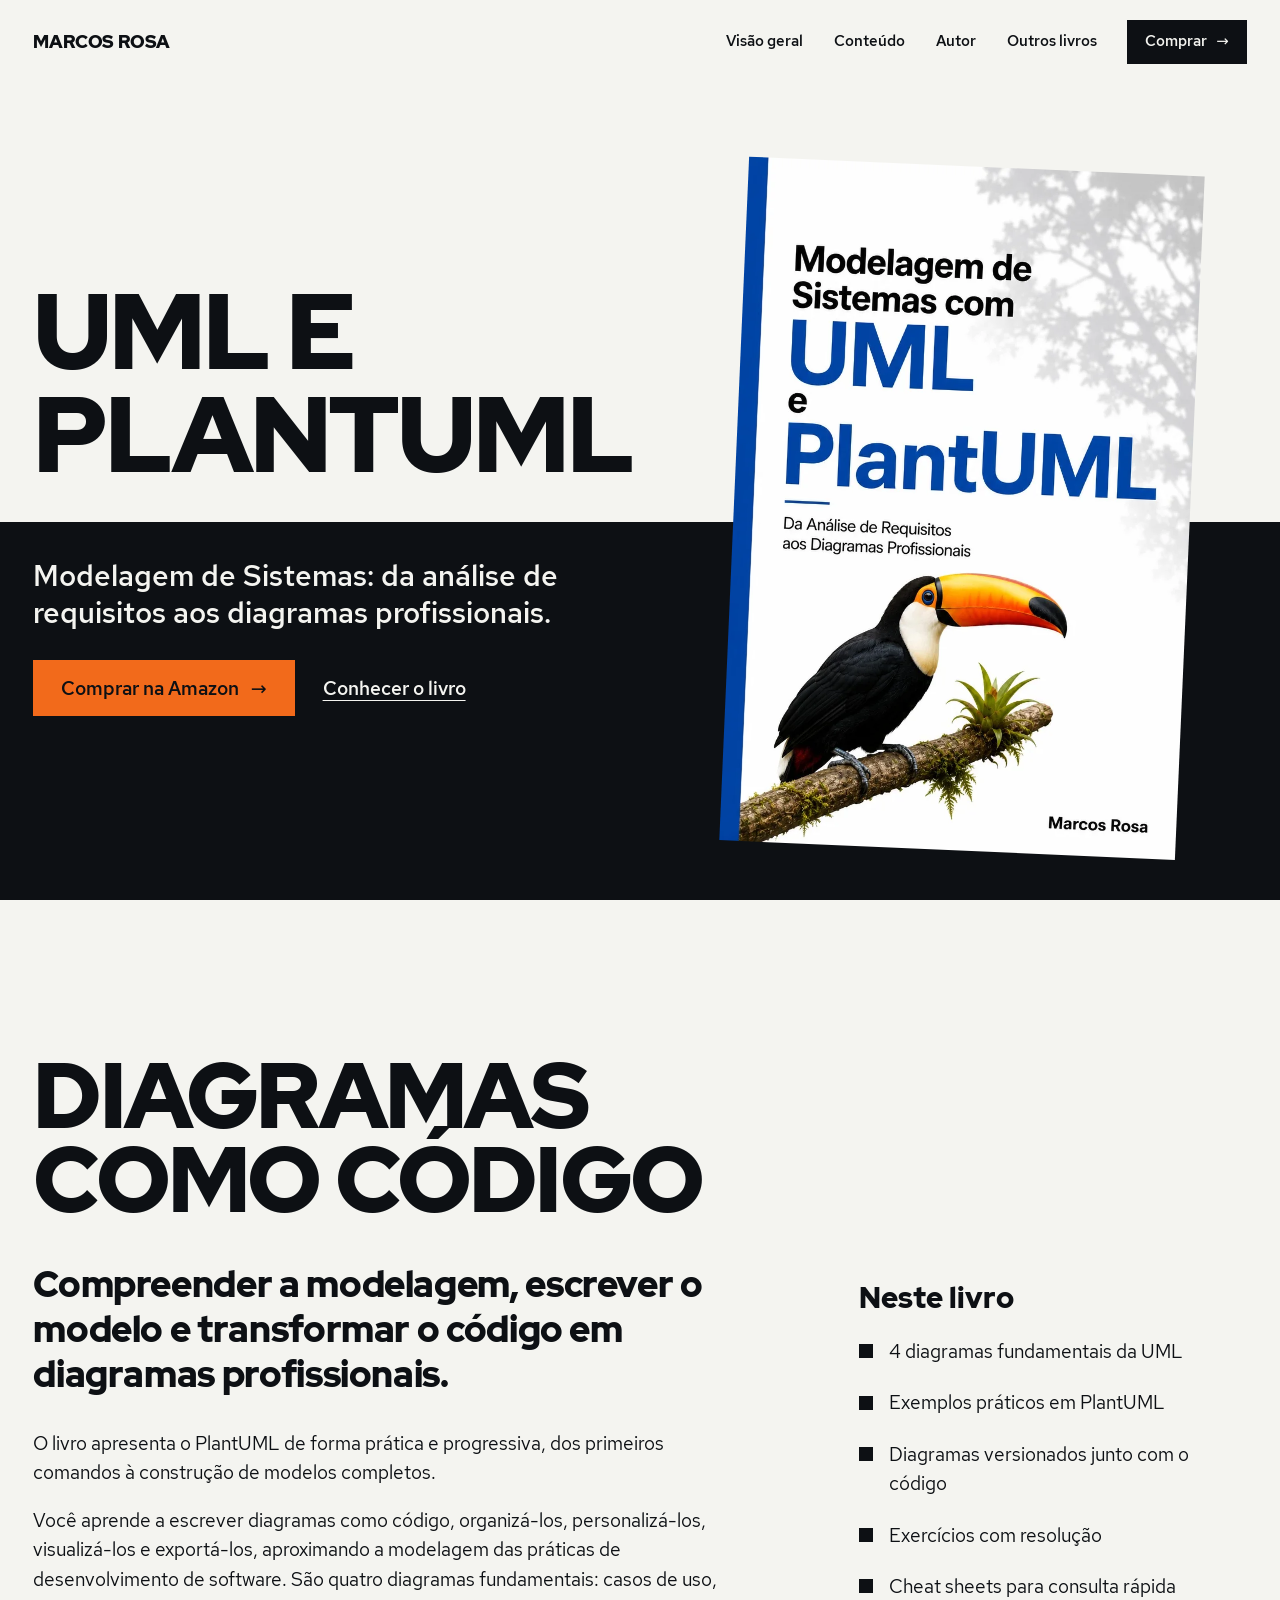
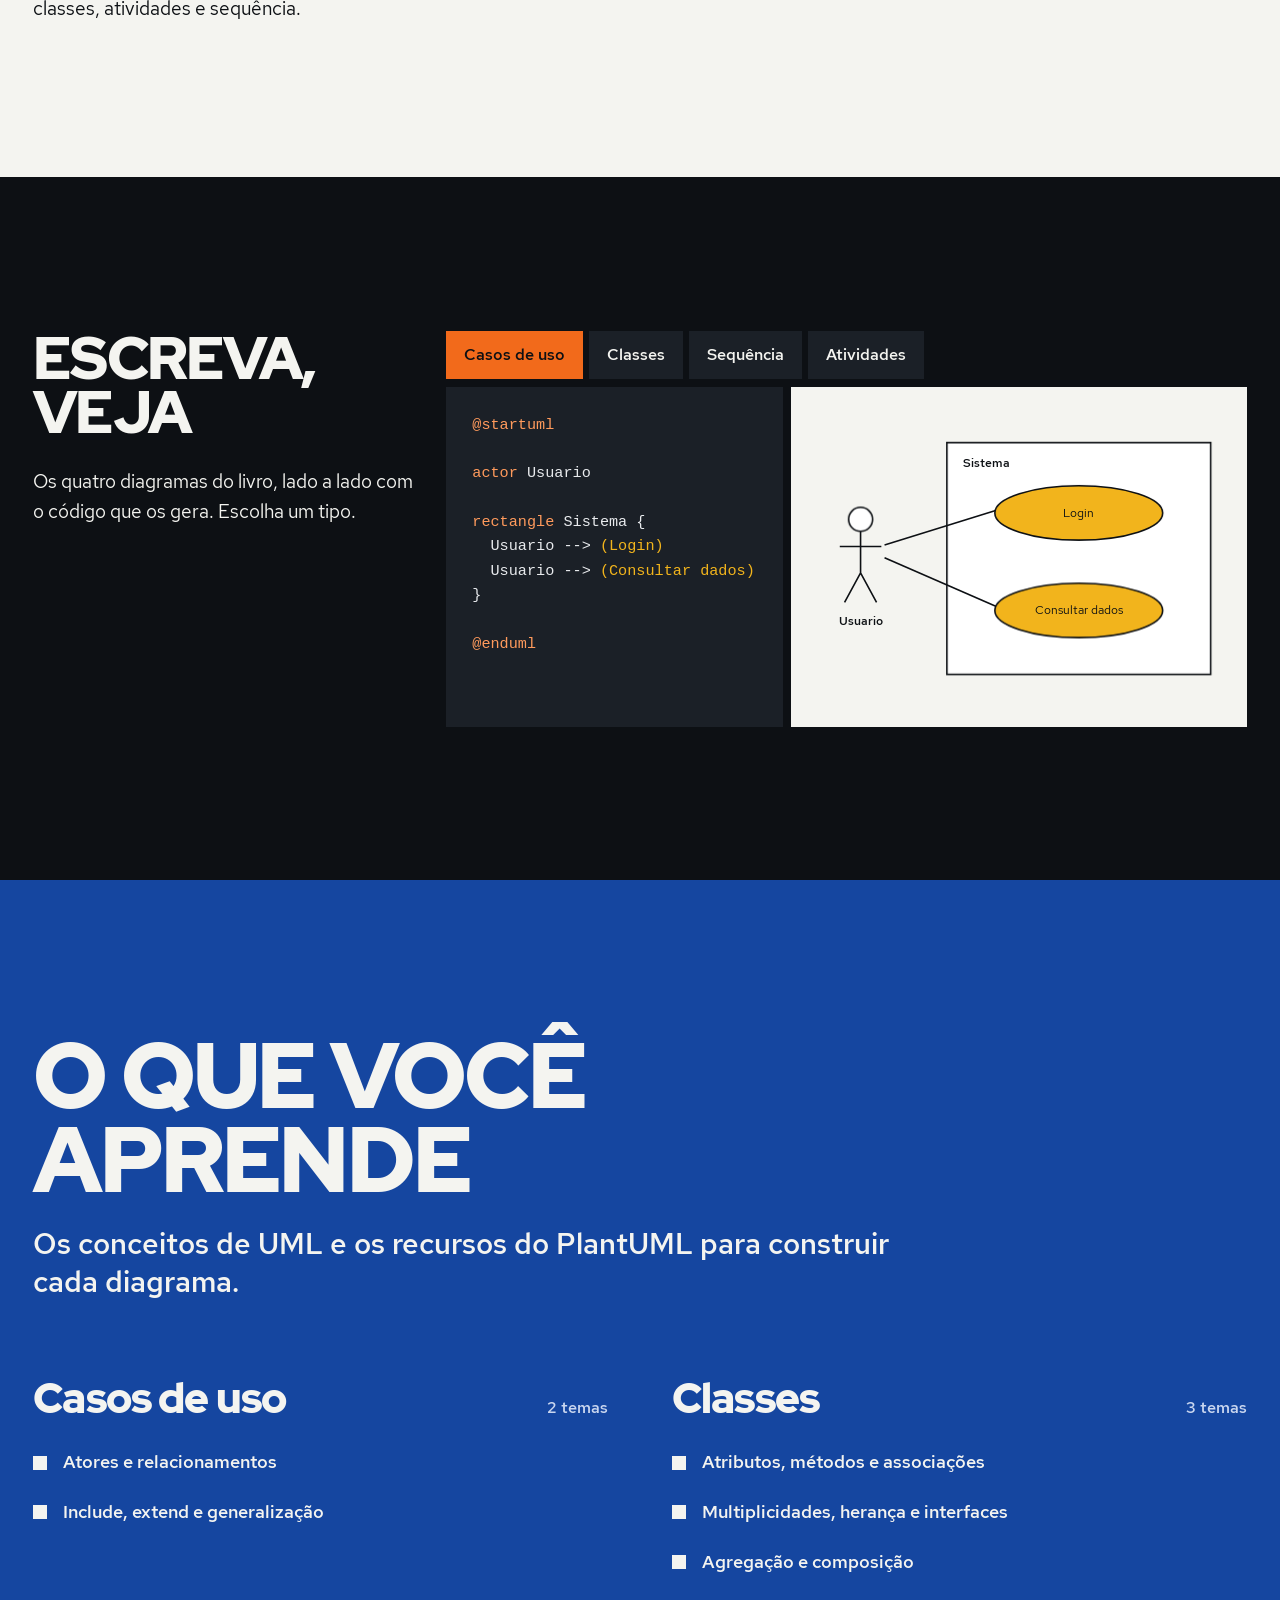
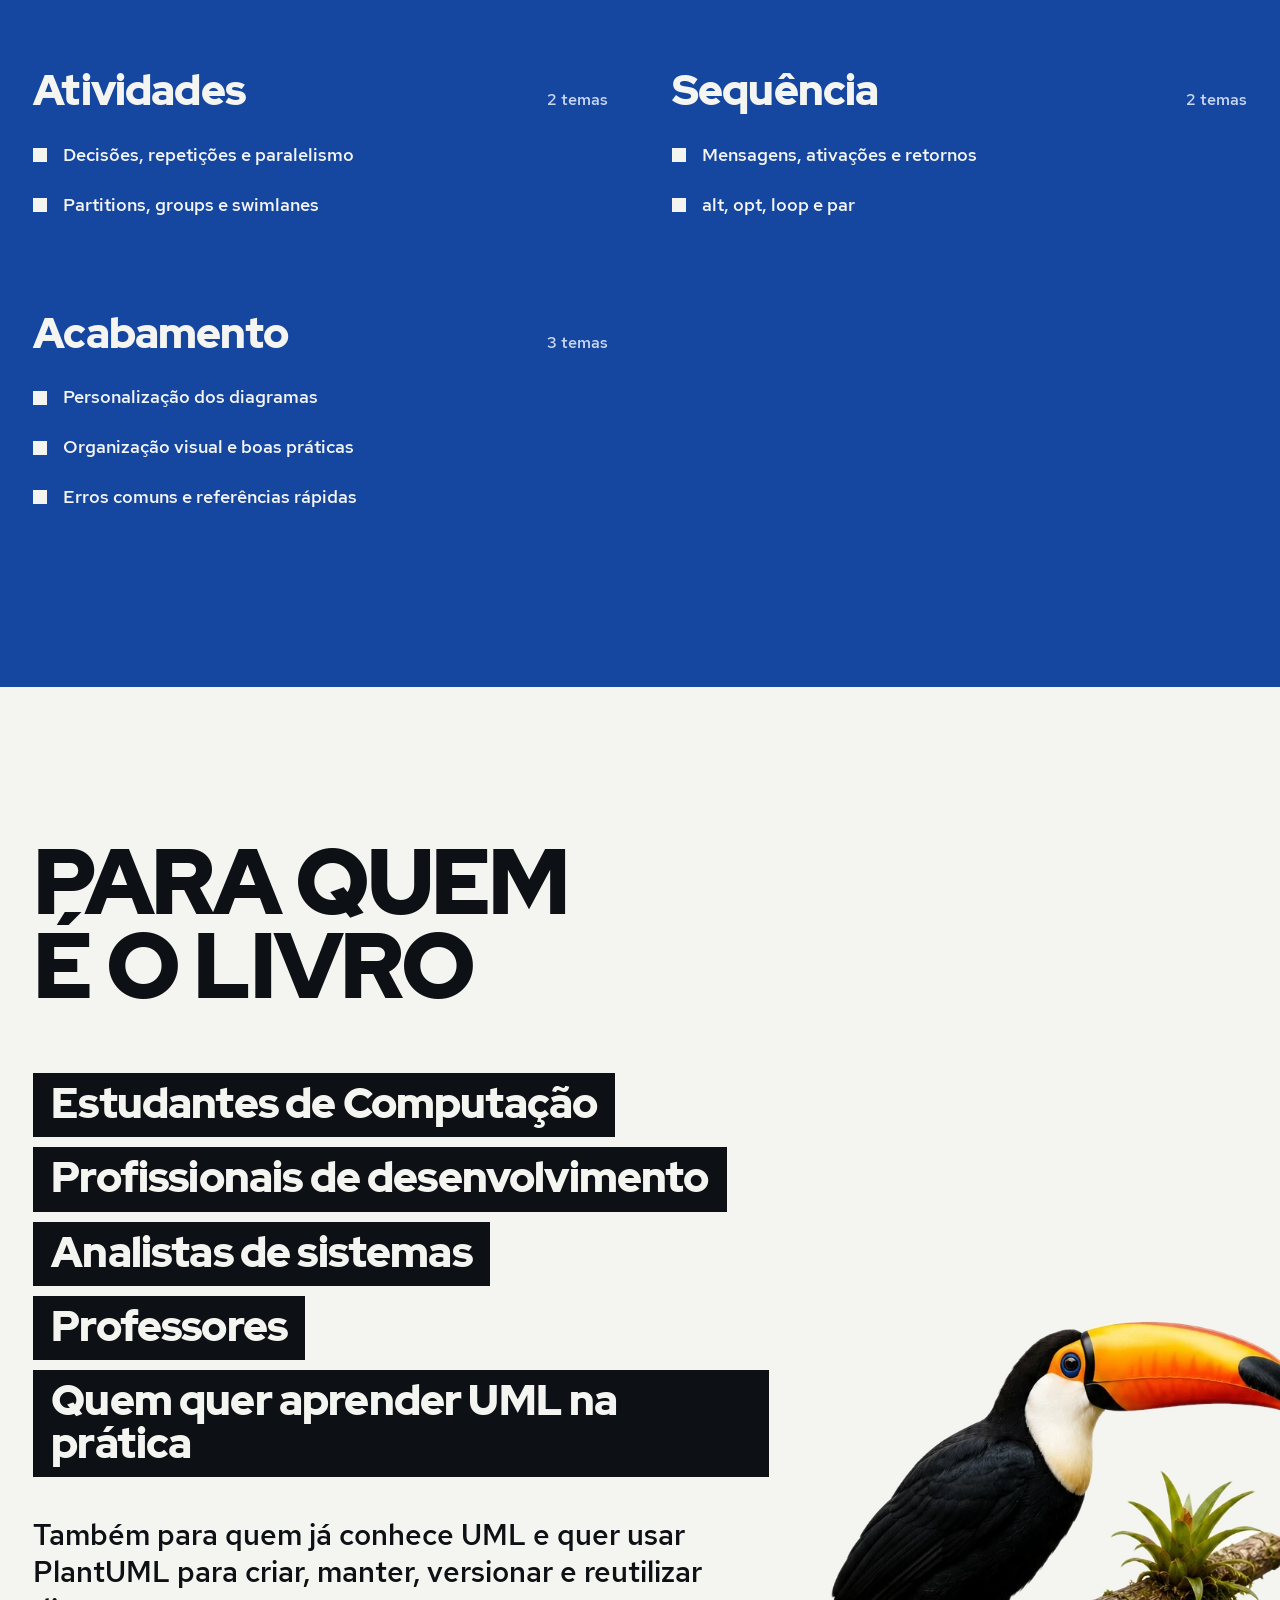
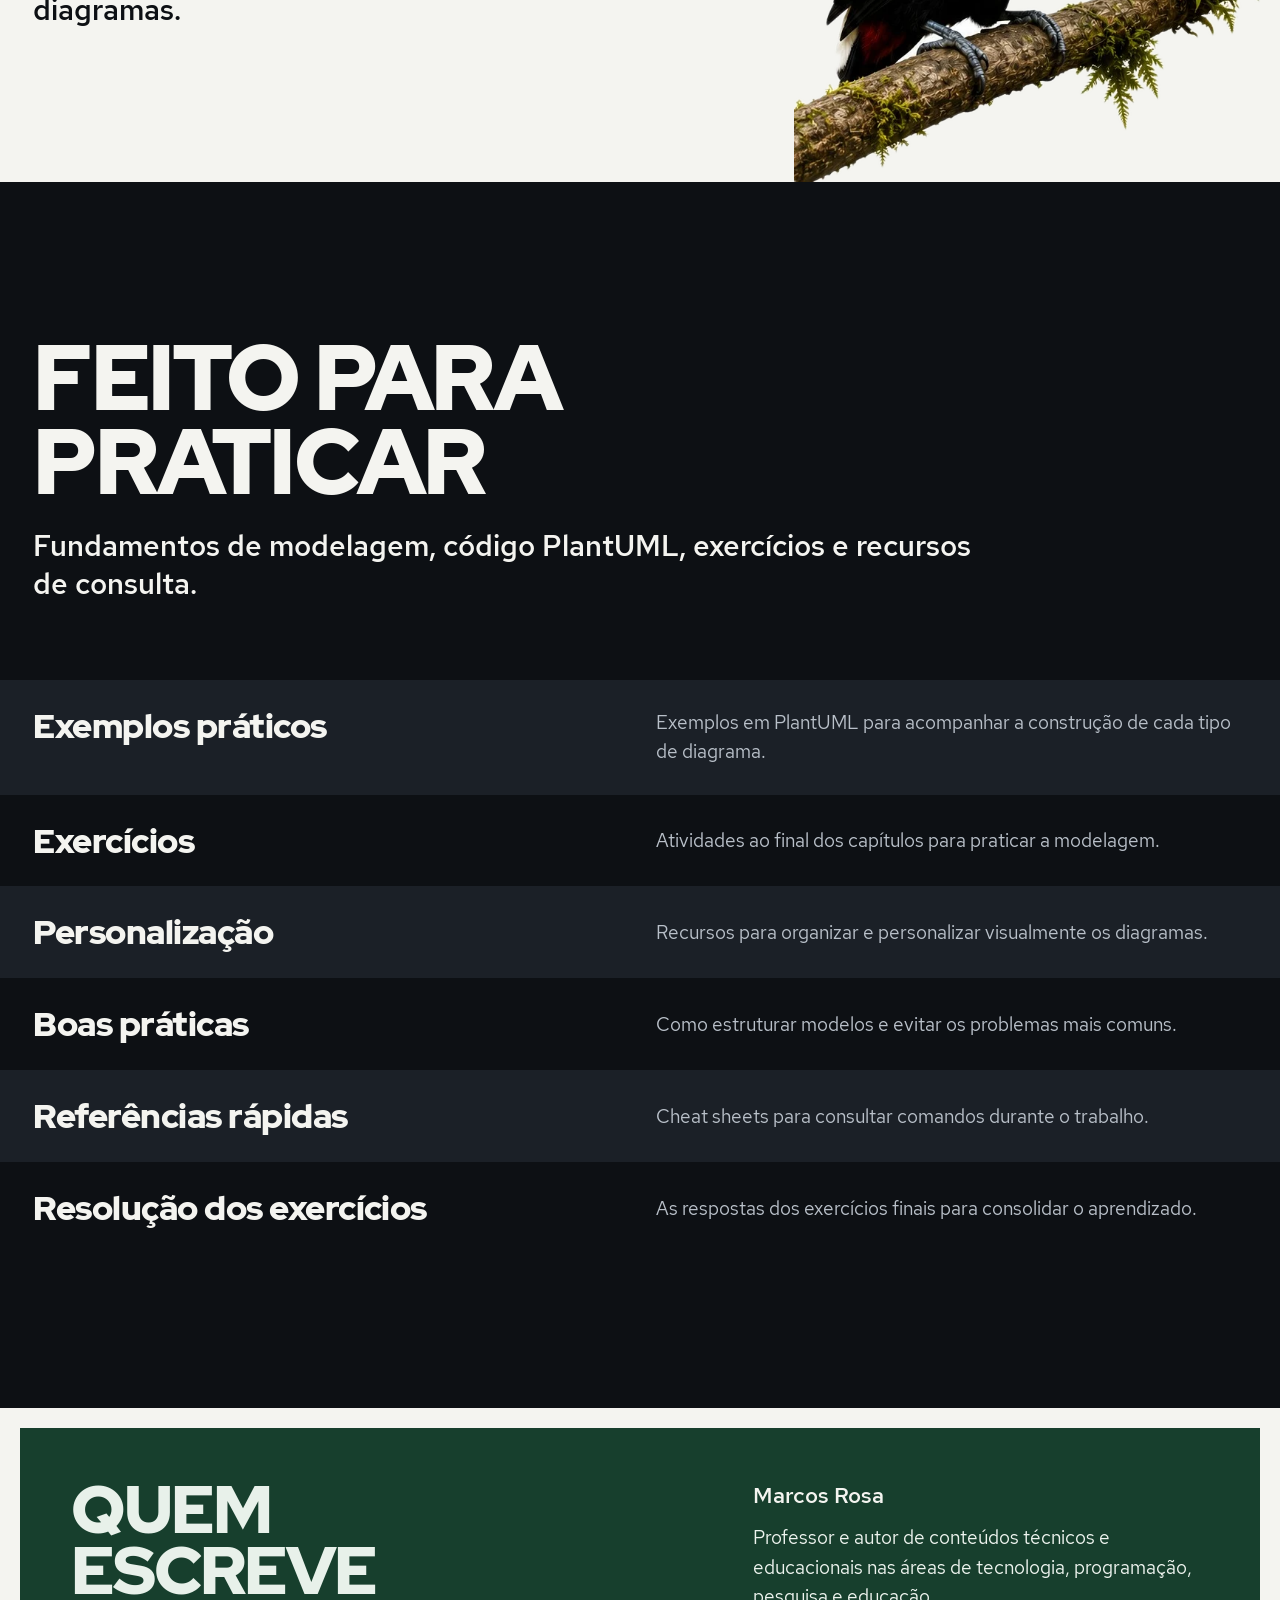
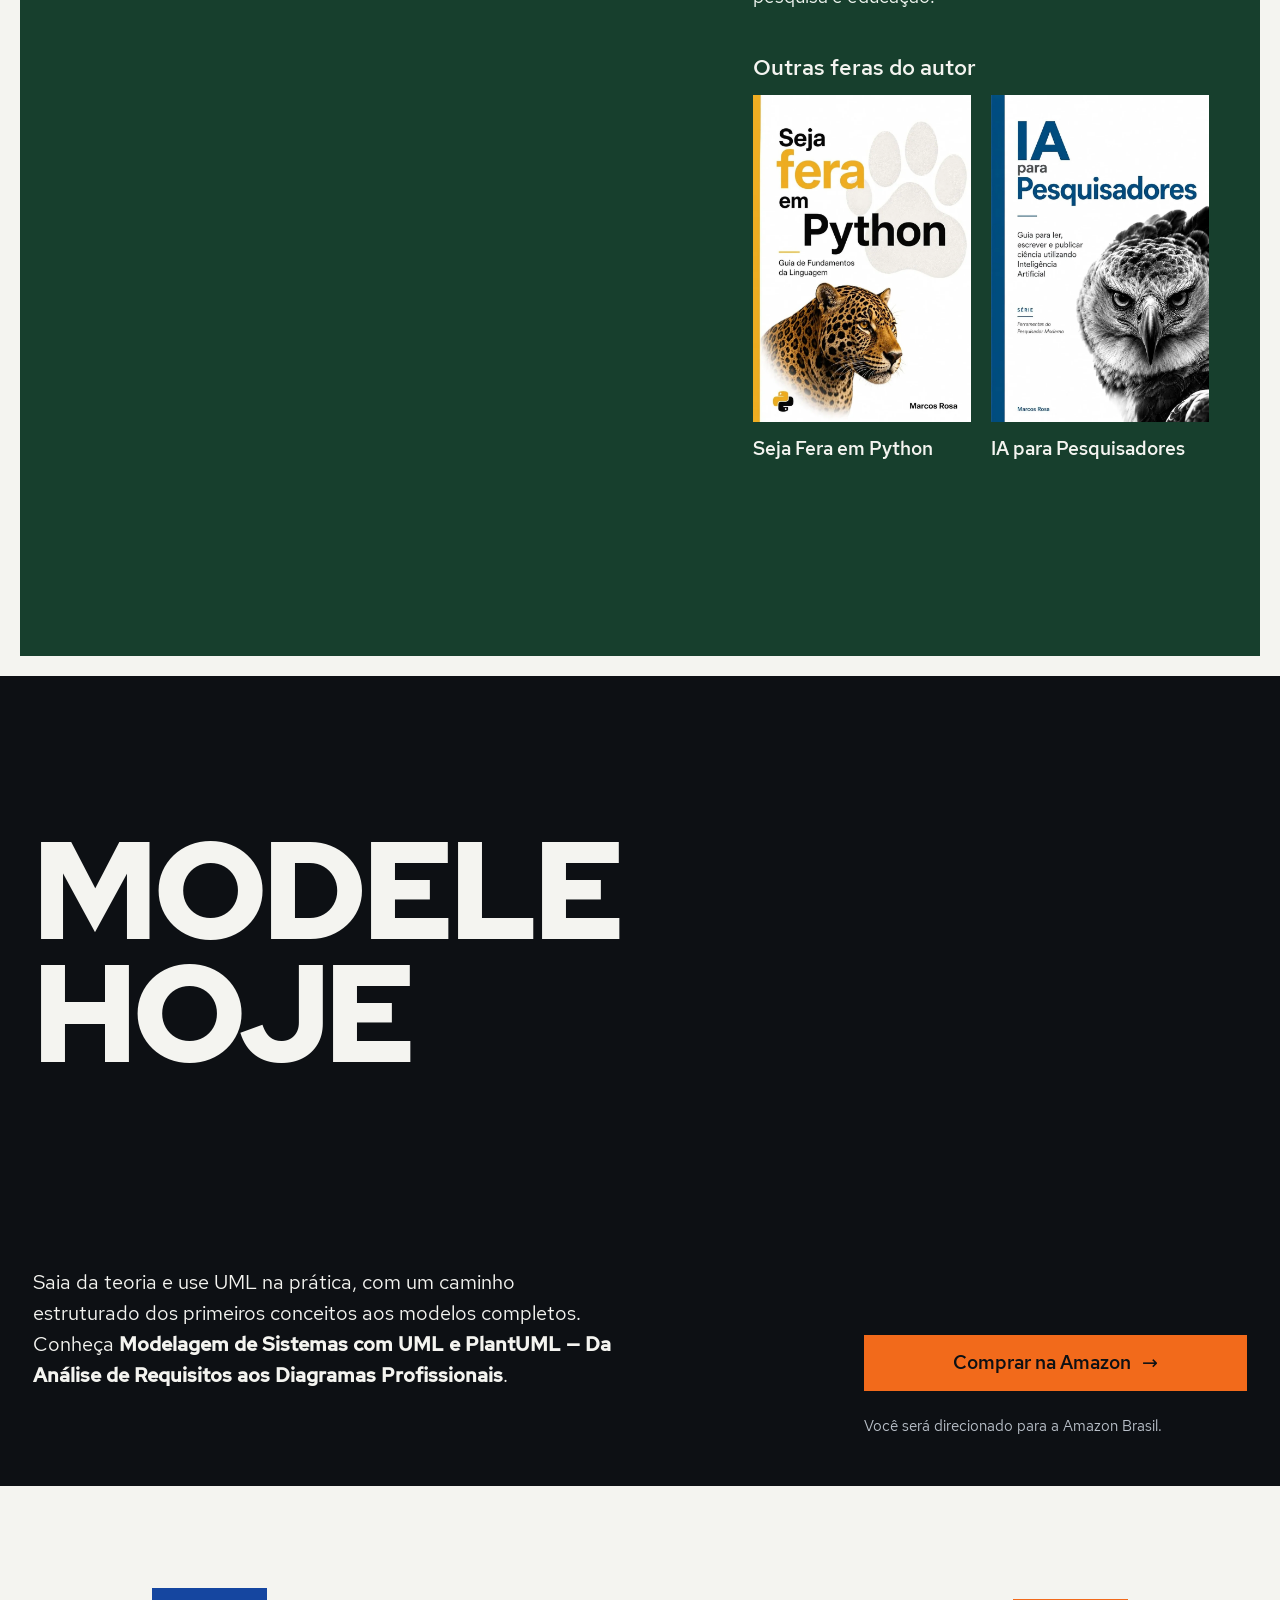
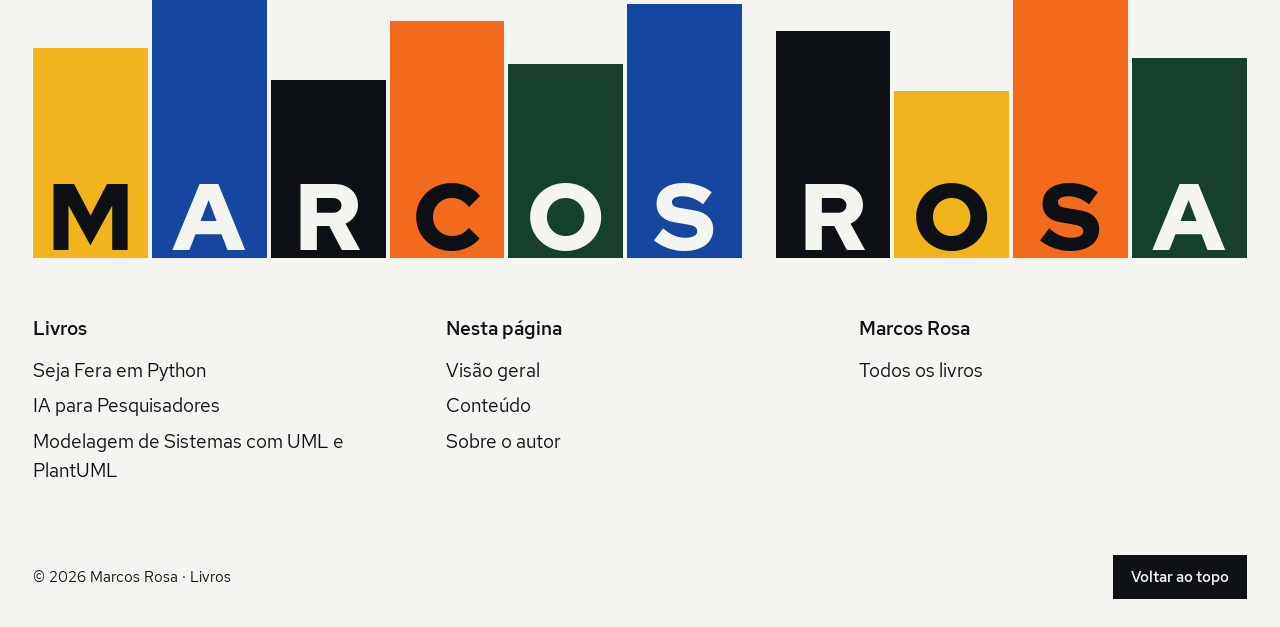
<file: modelagem-uml-plantuml.html>
<!DOCTYPE html>
<html lang="pt-BR">
<head>
  <meta charset="UTF-8">
  <meta name="viewport" content="width=device-width, initial-scale=1.0">
  <title>Modelagem de Sistemas com UML e PlantUML | Da Análise de Requisitos aos Diagramas Profissionais</title>
  <meta name="description" content="Aprenda a criar diagramas UML utilizando PlantUML, desde os primeiros comandos até modelos completos e profissionais.">
  <meta name="robots" content="index, follow">
  <meta name="author" content="Marcos Rosa">
  <meta name="theme-color" content="#f4f4f0">
  <link rel="canonical" href="https://emarcosrosa.github.io/modelagem-uml-plantuml.html">

  <meta property="og:type" content="book">
  <meta property="og:url" content="https://emarcosrosa.github.io/modelagem-uml-plantuml.html">
  <meta property="og:title" content="Modelagem de Sistemas com UML e PlantUML">
  <meta property="og:description" content="Da Análise de Requisitos aos Diagramas Profissionais. Aprenda UML e PlantUML de forma prática e progressiva.">
  <meta property="og:image" content="https://emarcosrosa.github.io/capa-modelagem-uml-plantuml.jpg">
  <meta name="twitter:card" content="summary_large_image">

  <!-- Google Analytics -->
  <script async src="https://www.googletagmanager.com/gtag/js?id=G-JT2KFQZ5NT"></script>
  <script>
    window.dataLayer = window.dataLayer || [];
    function gtag(){dataLayer.push(arguments);}
    gtag('js', new Date());
    gtag('config', 'G-JT2KFQZ5NT');
  </script>
  <script>document.documentElement.classList.add('js');</script>

  <link rel="preload" href="fonts/RedHatDisplay-Black.woff2" as="font" type="font/woff2" crossorigin>
  <link rel="preload" href="fonts/RedHatText-Regular.woff2" as="font" type="font/woff2" crossorigin>
  <link rel="preload" href="img/capa-uml.webp" as="image">
  <link rel="stylesheet" href="style.css">
  <link rel="stylesheet" href="book.css">

  <script type="application/ld+json">
  {
    "@context": "https://schema.org",
    "@type": "Book",
    "name": "Modelagem de Sistemas com UML e PlantUML — Da Análise de Requisitos aos Diagramas Profissionais",
    "author": {"@type": "Person", "name": "Marcos Rosa", "url": "https://emarcosrosa.github.io/"},
    "inLanguage": "pt-BR",
    "image": "https://emarcosrosa.github.io/capa-modelagem-uml-plantuml.jpg",
    "url": "https://emarcosrosa.github.io/modelagem-uml-plantuml.html",
    "offers": {"@type": "Offer", "url": "https://www.amazon.com.br/dp/B0GZLMKFPY", "seller": {"@type": "Organization", "name": "Amazon.com.br"}}
  }
  </script>
</head>
<body class="book-uml">
  <a class="skip" href="#conteudo">Pular para o conteúdo</a>
  <header class="site-header">
    <a class="wordmark" href="./">Marcos Rosa</a>
    <nav class="nav" aria-label="Principal">
      <a href="#visao-geral">Visão geral</a>
      <a href="#conteudo-livro">Conteúdo</a>
      <a href="#autor">Autor</a>
      <a href="./">Outros livros</a>
      <a class="btn btn--sm btn--ink" href="https://www.amazon.com.br/dp/B0GZLMKFPY" target="_blank" rel="noopener" data-book="uml" data-where="header">Comprar <span class="arrow" aria-hidden="true">→</span></a>
    </nav>
  </header>
  <main id="conteudo">
    <section class="bhero" aria-labelledby="h-hero">
      <div class="bhero__sky">
        <h1 id="h-hero" class="display lines"><span class="line"><span data-line style="--i:0">UML e</span></span><span class="line"><span data-line style="--i:1">PlantUML</span></span></h1>
      </div>
      <img class="bhero__cover" src="img/capa-uml.webp" width="800" height="1200" alt="Capa do livro Modelagem de Sistemas com UML e PlantUML — Da Análise de Requisitos aos Diagramas Profissionais" fetchpriority="high">
      <div class="bhero__sea">
        <p class="lead" data-reveal style="--d:6">Modelagem de Sistemas: da análise de requisitos aos diagramas profissionais.</p>
        <div class="bhero__actions" data-reveal style="--d:8">
          <a class="btn" href="https://www.amazon.com.br/dp/B0GZLMKFPY" target="_blank" rel="noopener" data-book="uml" data-where="hero">Comprar na Amazon <span class="arrow" aria-hidden="true">→</span></a>
          <a class="textlink" href="#visao-geral">Conhecer o livro</a>
        </div>
      </div>
    </section>

    <section id="visao-geral" class="overview field--paper" aria-labelledby="h-ov">
      <div class="wrap grid overview__grid">
        <div class="overview__head">
          <h2 id="h-ov" class="head" data-reveal>Diagramas<br>como código</h2>
          <p class="statement" data-reveal style="--d:1">Compreender a modelagem, escrever o modelo e transformar o código em diagramas profissionais.</p>
          <div class="overview__body" data-reveal style="--d:2"><p>O livro apresenta o PlantUML de forma prática e progressiva, dos primeiros comandos à construção de modelos completos.</p><p>Você aprende a escrever diagramas como código, organizá-los, personalizá-los, visualizá-los e exportá-los, aproximando a modelagem das práticas de desenvolvimento de software. São quatro diagramas fundamentais: casos de uso, classes, atividades e sequência.</p></div>
        </div>
        <div class="overview__side" data-reveal style="--d:3"><h3 class="lead" style="margin-bottom:20px">Neste livro</h3><ul class="learn__group"><li><span style="color:inherit">4 diagramas fundamentais da UML</span></li><li><span style="color:inherit">Exemplos práticos em PlantUML</span></li><li><span style="color:inherit">Diagramas versionados junto com o código</span></li><li><span style="color:inherit">Exercícios com resolução</span></li><li><span style="color:inherit">Cheat sheets para consulta rápida</span></li></ul></div>
      </div>
    </section>

    <section class="live field field--ink" aria-labelledby="h-live">
      <div class="wrap grid live__grid">
        <div class="live__intro">
          <h2 id="h-live" class="head" data-reveal>Escreva,<br>veja</h2>
          <p data-reveal style="--d:1">Os quatro diagramas do livro, lado a lado com o código que os gera. Escolha um tipo.</p>
        </div>
        <div class="live__stage" data-reveal style="--d:2"><div data-uml><div class="uml__tabs" role="tablist" aria-label="Tipos de diagrama"><button type="button" role="tab" id="tab-casos" aria-controls="pane-casos" data-tab="casos" aria-selected="false">Casos de uso</button><button type="button" role="tab" id="tab-classes" aria-controls="pane-classes" data-tab="classes" aria-selected="false">Classes</button><button type="button" role="tab" id="tab-sequencia" aria-controls="pane-sequencia" data-tab="sequencia" aria-selected="false">Sequência</button><button type="button" role="tab" id="tab-atividades" aria-controls="pane-atividades" data-tab="atividades" aria-selected="false">Atividades</button></div><div class="uml__pane" role="tabpanel" id="pane-casos" aria-labelledby="tab-casos" data-pane="casos"><pre aria-label="Código PlantUML"><code><span class="k">@startuml</span>

<span class="k">actor</span> Usuario

<span class="k">rectangle</span> Sistema {
  Usuario --&gt; <span class="s">(Login)</span>
  Usuario --&gt; <span class="s">(Consultar dados)</span>
}

<span class="k">@enduml</span></code></pre><figure><svg viewBox="0 0 520 330" role="img" aria-label="Diagrama de casos de uso: o ator Usuario ligado aos casos Login e Consultar dados dentro do Sistema"><defs><marker id="ah-u" viewBox="0 0 10 10" refX="9" refY="5" markerWidth="9" markerHeight="9" orient="auto-start-reverse"><path d="M0,0 L10,5 L0,10 z" fill="#0d1014"/></marker><marker id="ao-u" viewBox="0 0 10 10" refX="9" refY="5" markerWidth="10" markerHeight="10" orient="auto-start-reverse"><path d="M0,0 L10,5 L0,10" fill="none" stroke="#0d1014" stroke-width="1.6"/></marker></defs>
<circle class="bx" cx="62" cy="118" r="15"/>
<path class="ln" d="M62 133 V185 M36 152 H88 M62 185 L42 222 M62 185 L82 222"/>
<text x="62" y="250" text-anchor="middle" class="b">Usuario</text>
<rect class="bx" x="170" y="22" width="330" height="290"/>
<text x="190" y="52" class="b">Sistema</text>
<path class="ln" d="M92 150 L234 106"/><path class="ln" d="M92 166 L234 228"/>
<ellipse class="ac" cx="335" cy="110" rx="105" ry="34"/><text x="335" y="115" text-anchor="middle">Login</text>
<ellipse class="ac" cx="335" cy="232" rx="105" ry="34"/><text x="335" y="237" text-anchor="middle">Consultar dados</text>
</svg></figure></div><div class="uml__pane" role="tabpanel" id="pane-classes" aria-labelledby="tab-classes" data-pane="classes"><pre aria-label="Código PlantUML"><code><span class="k">@startuml</span>

<span class="k">class</span> Livro {
  - titulo: String
  - autor: String
  + resumo(): String
}

<span class="k">class</span> Capitulo {
  - numero: int
  - titulo: String
}

Livro <span class="s">"1"</span> *-- <span class="s">"*"</span> Capitulo

<span class="k">@enduml</span></code></pre><figure><svg viewBox="0 0 520 300" role="img" aria-label="Diagrama de classes: Livro composto por muitos Capitulo"><defs><marker id="ah-c" viewBox="0 0 10 10" refX="9" refY="5" markerWidth="9" markerHeight="9" orient="auto-start-reverse"><path d="M0,0 L10,5 L0,10 z" fill="#0d1014"/></marker><marker id="ao-c" viewBox="0 0 10 10" refX="9" refY="5" markerWidth="10" markerHeight="10" orient="auto-start-reverse"><path d="M0,0 L10,5 L0,10" fill="none" stroke="#0d1014" stroke-width="1.6"/></marker></defs>
<rect class="bx" x="16" y="56" width="210" height="170"/><rect class="hd" x="16" y="56" width="210" height="40"/>
<text x="121" y="82" text-anchor="middle" class="b on-hd">Livro</text>
<text x="32" y="124">- titulo: String</text><text x="32" y="150">- autor: String</text>
<path class="ln" d="M16 166 H226"/><text x="32" y="198">+ resumo(): String</text>
<rect class="bx" x="320" y="72" width="184" height="128"/><rect class="hd" x="320" y="72" width="184" height="40"/>
<text x="412" y="98" text-anchor="middle" class="b on-hd">Capitulo</text>
<text x="336" y="140">- numero: int</text><text x="336" y="168">- titulo: String</text>
<path class="ln" d="M258 141 H320"/>
<polygon points="226,141 242,132 258,141 242,150" fill="#0d1014"/>
<text x="262" y="128">1</text><text x="300" y="128">*</text>
</svg></figure></div><div class="uml__pane" role="tabpanel" id="pane-sequencia" aria-labelledby="tab-sequencia" data-pane="sequencia"><pre aria-label="Código PlantUML"><code><span class="k">@startuml</span>

<span class="k">actor</span> Leitor
<span class="k">participant</span> Site
<span class="k">participant</span> Amazon

Leitor -&gt; Site: <span class="s">escolhe o livro</span>
<span class="k">activate</span> Site
Site -&gt; Amazon: <span class="s">abre a página</span>
<span class="k">deactivate</span> Site
Amazon --&gt; Leitor: <span class="s">compra concluída</span>

<span class="k">@enduml</span></code></pre><figure><svg viewBox="0 0 520 320" role="img" aria-label="Diagrama de sequência entre Leitor, Site e Amazon"><defs><marker id="ah-s" viewBox="0 0 10 10" refX="9" refY="5" markerWidth="9" markerHeight="9" orient="auto-start-reverse"><path d="M0,0 L10,5 L0,10 z" fill="#0d1014"/></marker><marker id="ao-s" viewBox="0 0 10 10" refX="9" refY="5" markerWidth="10" markerHeight="10" orient="auto-start-reverse"><path d="M0,0 L10,5 L0,10" fill="none" stroke="#0d1014" stroke-width="1.6"/></marker></defs>
<rect class="bx" x="20" y="16" width="120" height="42"/><text x="80" y="42" text-anchor="middle" class="b">Leitor</text>
<rect class="bx" x="200" y="16" width="120" height="42"/><text x="260" y="42" text-anchor="middle" class="b">Site</text>
<rect class="bx" x="380" y="16" width="120" height="42"/><text x="440" y="42" text-anchor="middle" class="b">Amazon</text>
<path d="M80 58 V300 M260 58 V300 M440 58 V300" stroke="#0d1014" stroke-width="1.5" stroke-dasharray="6 6" fill="none"/>
<rect class="ac" x="252" y="98" width="16" height="90"/>
<path class="ln" d="M80 110 H250" marker-end="url(#ah-s)"/><text x="165" y="100" text-anchor="middle">escolhe o livro</text>
<path class="ln" d="M268 170 H438" marker-end="url(#ah-s)"/><text x="353" y="160" text-anchor="middle">abre a página</text>
<path class="ln" d="M440 250 H82" stroke-dasharray="8 6" marker-end="url(#ao-s)"/><text x="260" y="240" text-anchor="middle">compra concluída</text>
</svg></figure></div><div class="uml__pane" role="tabpanel" id="pane-atividades" aria-labelledby="tab-atividades" data-pane="atividades"><pre aria-label="Código PlantUML"><code><span class="k">@startuml</span>

<span class="k">start</span>
:Ler o capítulo;
:Fazer os exercícios;
<span class="k">if</span> (ok?) <span class="k">then</span> (sim)
  :Próximo capítulo;
<span class="k">else</span> (não)
  :Revisar exemplos;
<span class="k">endif</span>
<span class="k">stop</span>

<span class="k">@enduml</span></code></pre><figure><svg viewBox="0 0 520 380" role="img" aria-label="Diagrama de atividades: ler o capítulo, fazer os exercícios e decidir o próximo passo"><defs><marker id="ah-a" viewBox="0 0 10 10" refX="9" refY="5" markerWidth="9" markerHeight="9" orient="auto-start-reverse"><path d="M0,0 L10,5 L0,10 z" fill="#0d1014"/></marker><marker id="ao-a" viewBox="0 0 10 10" refX="9" refY="5" markerWidth="10" markerHeight="10" orient="auto-start-reverse"><path d="M0,0 L10,5 L0,10" fill="none" stroke="#0d1014" stroke-width="1.6"/></marker></defs>
<circle cx="260" cy="20" r="11" fill="#0d1014"/>
<path class="ln" d="M260 31 V54" marker-end="url(#ah-a)"/>
<rect class="ac" x="170" y="56" width="180" height="42" rx="21"/><text x="260" y="82" text-anchor="middle">Ler o capítulo</text>
<path class="ln" d="M260 98 V120" marker-end="url(#ah-a)"/>
<rect class="ac" x="160" y="122" width="200" height="42" rx="21"/><text x="260" y="148" text-anchor="middle">Fazer os exercícios</text>
<path class="ln" d="M260 164 V184" marker-end="url(#ah-a)"/>
<polygon class="bx" points="260,186 300,212 260,238 220,212"/><text x="260" y="217" text-anchor="middle" font-size="13">ok?</text>
<path class="ln" d="M220 212 H120 V256" marker-end="url(#ah-a)"/><text x="150" y="204">sim</text>
<path class="ln" d="M300 212 H400 V256" marker-end="url(#ah-a)"/><text x="350" y="204">não</text>
<rect class="ac" x="30" y="258" width="180" height="42" rx="21"/><text x="120" y="284" text-anchor="middle">Próximo capítulo</text>
<rect class="ac" x="310" y="258" width="180" height="42" rx="21"/><text x="400" y="284" text-anchor="middle">Revisar exemplos</text>
<path class="ln" d="M120 300 V320 H400 V300 M260 320 V340" />
<circle cx="260" cy="356" r="13" fill="none" stroke="#0d1014" stroke-width="2"/><circle cx="260" cy="356" r="7" fill="#0d1014"/>
</svg></figure></div></div></div>
      </div>
    </section>

    <section id="conteudo-livro" class="learn field field--cobalt" aria-labelledby="h-learn">
      <div class="wrap">
        <h2 id="h-learn" class="head" data-reveal>O que você<br>aprende</h2>
        <p class="learn__intro lead" data-reveal style="--d:1">Os conceitos de UML e os recursos do PlantUML para construir cada diagrama.</p>
        <div class="learn__groups"><div class="learn__group" data-reveal><div class="lg-head"><h3>Casos de uso</h3><p class="lg-count">2 temas</p></div><ul><li><div><strong>Atores e relacionamentos</strong></div></li><li><div><strong>Include, extend e generalização</strong></div></li></ul></div><div class="learn__group" data-reveal><div class="lg-head"><h3>Classes</h3><p class="lg-count">3 temas</p></div><ul><li><div><strong>Atributos, métodos e associações</strong></div></li><li><div><strong>Multiplicidades, herança e interfaces</strong></div></li><li><div><strong>Agregação e composição</strong></div></li></ul></div><div class="learn__group" data-reveal><div class="lg-head"><h3>Atividades</h3><p class="lg-count">2 temas</p></div><ul><li><div><strong>Decisões, repetições e paralelismo</strong></div></li><li><div><strong>Partitions, groups e swimlanes</strong></div></li></ul></div><div class="learn__group" data-reveal><div class="lg-head"><h3>Sequência</h3><p class="lg-count">2 temas</p></div><ul><li><div><strong>Mensagens, ativações e retornos</strong></div></li><li><div><strong>alt, opt, loop e par</strong></div></li></ul></div><div class="learn__group" data-reveal><div class="lg-head"><h3>Acabamento</h3><p class="lg-count">3 temas</p></div><ul><li><div><strong>Personalização dos diagramas</strong></div></li><li><div><strong>Organização visual e boas práticas</strong></div></li><li><div><strong>Erros comuns e referências rápidas</strong></div></li></ul></div></div>
      </div>
    </section>

    <section class="who field field--paper" aria-labelledby="h-who">
      <div class="wrap">
        <h2 id="h-who" class="head" data-reveal>Para quem<br>é o livro</h2>
        <ul class="who__list" data-reveal style="--d:1"><li>Estudantes de Computação</li><li>Profissionais de desenvolvimento</li><li>Analistas de sistemas</li><li>Professores</li><li>Quem quer aprender UML na prática</li></ul>
        <p class="who__note" data-reveal style="--d:2">Também para quem já conhece UML e quer usar PlantUML para criar, manter, versionar e reutilizar diagramas.</p>
      </div>
      <img class="animal " data-rise src="img/tucano.webp" width="693" height="627" alt="" loading="lazy">
    </section>

    <section class="method field field--ink" aria-labelledby="h-method">
      <div class="wrap">
        <h2 id="h-method" class="head" data-reveal>Feito para<br>praticar</h2>
        <p class="method__intro lead" data-reveal style="--d:1">Fundamentos de modelagem, código PlantUML, exercícios e recursos de consulta.</p>
        <ul class="method__rows"><li data-reveal><h3>Exemplos práticos</h3><p>Exemplos em PlantUML para acompanhar a construção de cada tipo de diagrama.</p></li><li data-reveal><h3>Exercícios</h3><p>Atividades ao final dos capítulos para praticar a modelagem.</p></li><li data-reveal><h3>Personalização</h3><p>Recursos para organizar e personalizar visualmente os diagramas.</p></li><li data-reveal><h3>Boas práticas</h3><p>Como estruturar modelos e evitar os problemas mais comuns.</p></li><li data-reveal><h3>Referências rápidas</h3><p>Cheat sheets para consultar comandos durante o trabalho.</p></li><li data-reveal><h3>Resolução dos exercícios</h3><p>As respostas dos exercícios finais para consolidar o aprendizado.</p></li></ul>
      </div>
    </section>

    <section id="autor" class="author" aria-labelledby="h-autor">
      <div class="author__panel">
        <h2 id="h-autor" class="head" data-reveal>Quem<br>escreve</h2>
        <div class="author__text">
          <div data-reveal style="--d:1">
            <h3>Marcos Rosa</h3>
            <p>Professor e autor de conteúdos técnicos e educacionais nas áreas de tecnologia, programação, pesquisa e educação.</p>
          </div>
          <div data-reveal style="--d:2">
            <h3>Outras feras do autor</h3>
            <div class="others"><a href="seja-fera-python.html"><img class="cover" src="img/capa-python.webp" width="800" height="1200" alt="" loading="lazy"><span>Seja Fera em Python</span></a><a href="ia-para-pesquisadores.html"><img class="cover" src="img/capa-ia.webp" width="800" height="1200" alt="" loading="lazy"><span>IA para Pesquisadores</span></a></div>
          </div>
        </div>
      </div>
    </section>

    <section class="bclose field--ink" aria-labelledby="h-close">
      <h2 id="h-close" class="display" data-reveal>Modele<br>hoje</h2>
      <div class="bclose__foot" data-reveal style="--d:1">
        <p>Saia da teoria e use UML na prática, com um caminho estruturado dos primeiros conceitos aos modelos completos. Conheça <strong>Modelagem de Sistemas com UML e PlantUML — Da Análise de Requisitos aos Diagramas Profissionais</strong>.</p>
        <a class="btn" href="https://www.amazon.com.br/dp/B0GZLMKFPY" target="_blank" rel="noopener" data-book="uml" data-where="close">Comprar na Amazon <span class="arrow" aria-hidden="true">→</span></a>
        <small>Você será direcionado para a Amazon Brasil.</small>
      </div>
    </section>
  </main>

  <footer class="footer">
    <div class="blockmark" aria-label="Marcos Rosa">
      <span class="c-onca" style="height:78%" aria-hidden="true">M</span>
      <span class="c-cobalt" style="height:100%" aria-hidden="true">A</span>
      <span class="c-ink" style="height:66%" aria-hidden="true">R</span>
      <span class="c-tucano" style="height:88%" aria-hidden="true">C</span>
      <span class="c-mata" style="height:72%" aria-hidden="true">O</span>
      <span class="c-cobalt" style="height:94%" aria-hidden="true">S</span>
      <span class="gap" aria-hidden="true"></span>
      <span class="c-ink" style="height:84%" aria-hidden="true">R</span>
      <span class="c-onca" style="height:62%" aria-hidden="true">O</span>
      <span class="c-tucano" style="height:96%" aria-hidden="true">S</span>
      <span class="c-mata" style="height:74%" aria-hidden="true">A</span>
    </div>
    <div class="grid footer__cols">
      <div style="grid-column: span 4">
        <h2>Livros</h2>
        <ul>
          <li><a href="seja-fera-python.html">Seja Fera em Python</a></li>
          <li><a href="ia-para-pesquisadores.html">IA para Pesquisadores</a></li>
          <li><a href="modelagem-uml-plantuml.html">Modelagem de Sistemas com UML e PlantUML</a></li>
        </ul>
      </div>
      <div style="grid-column: span 4">
        <h2>Nesta página</h2>
        <ul>
          <li><a href="#visao-geral">Visão geral</a></li>
          <li><a href="#conteudo-livro">Conteúdo</a></li>
          <li><a href="#autor">Sobre o autor</a></li>
        </ul>
      </div>
      <div style="grid-column: span 4">
        <h2>Marcos Rosa</h2>
        <ul><li><a href="./">Todos os livros</a></li></ul>
      </div>
    </div>
    <div class="footer__last small">
      <p>© <span id="ano">2026</span> Marcos Rosa · Livros</p>
      <a class="btn btn--sm btn--ink" href="#conteudo">Voltar ao topo</a>
    </div>
  </footer>

  <script>document.getElementById('ano').textContent = new Date().getFullYear();</script>
  <script src="site.js" defer></script>
</body>
</html>
</file>
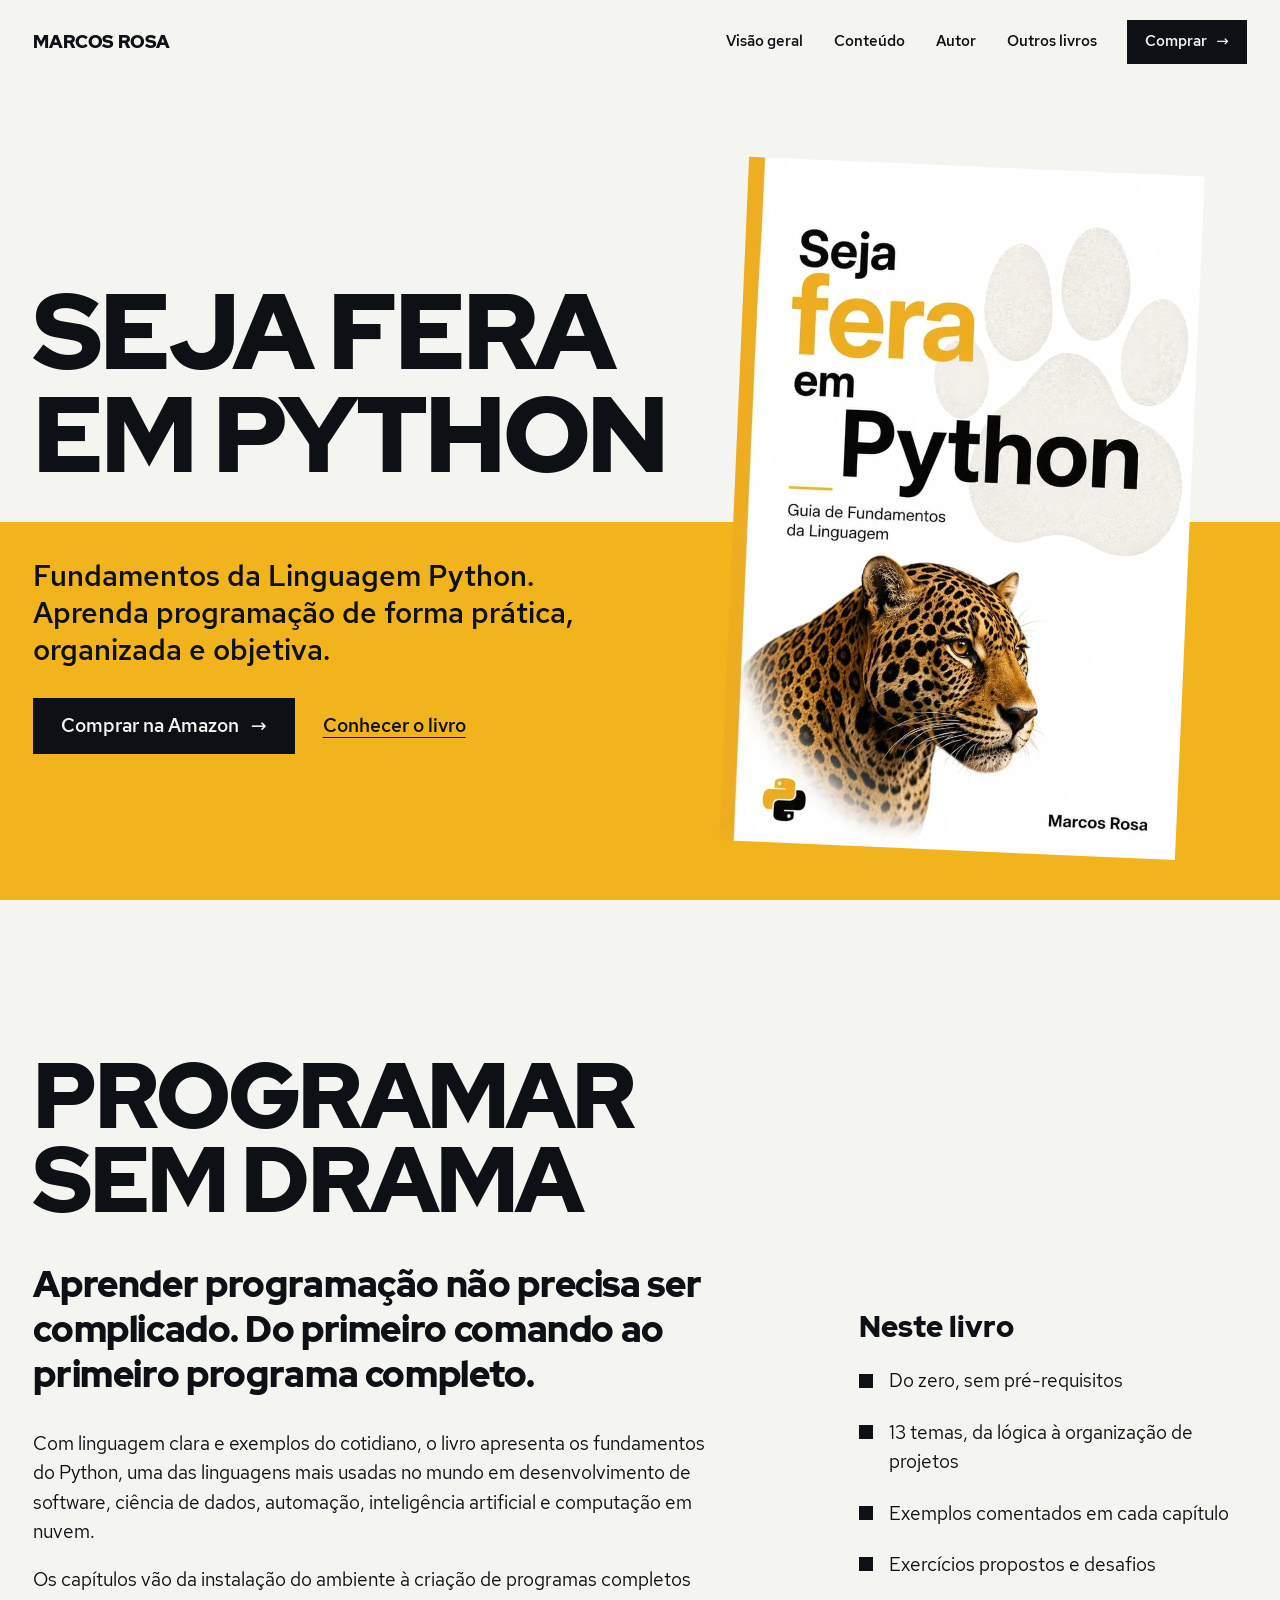
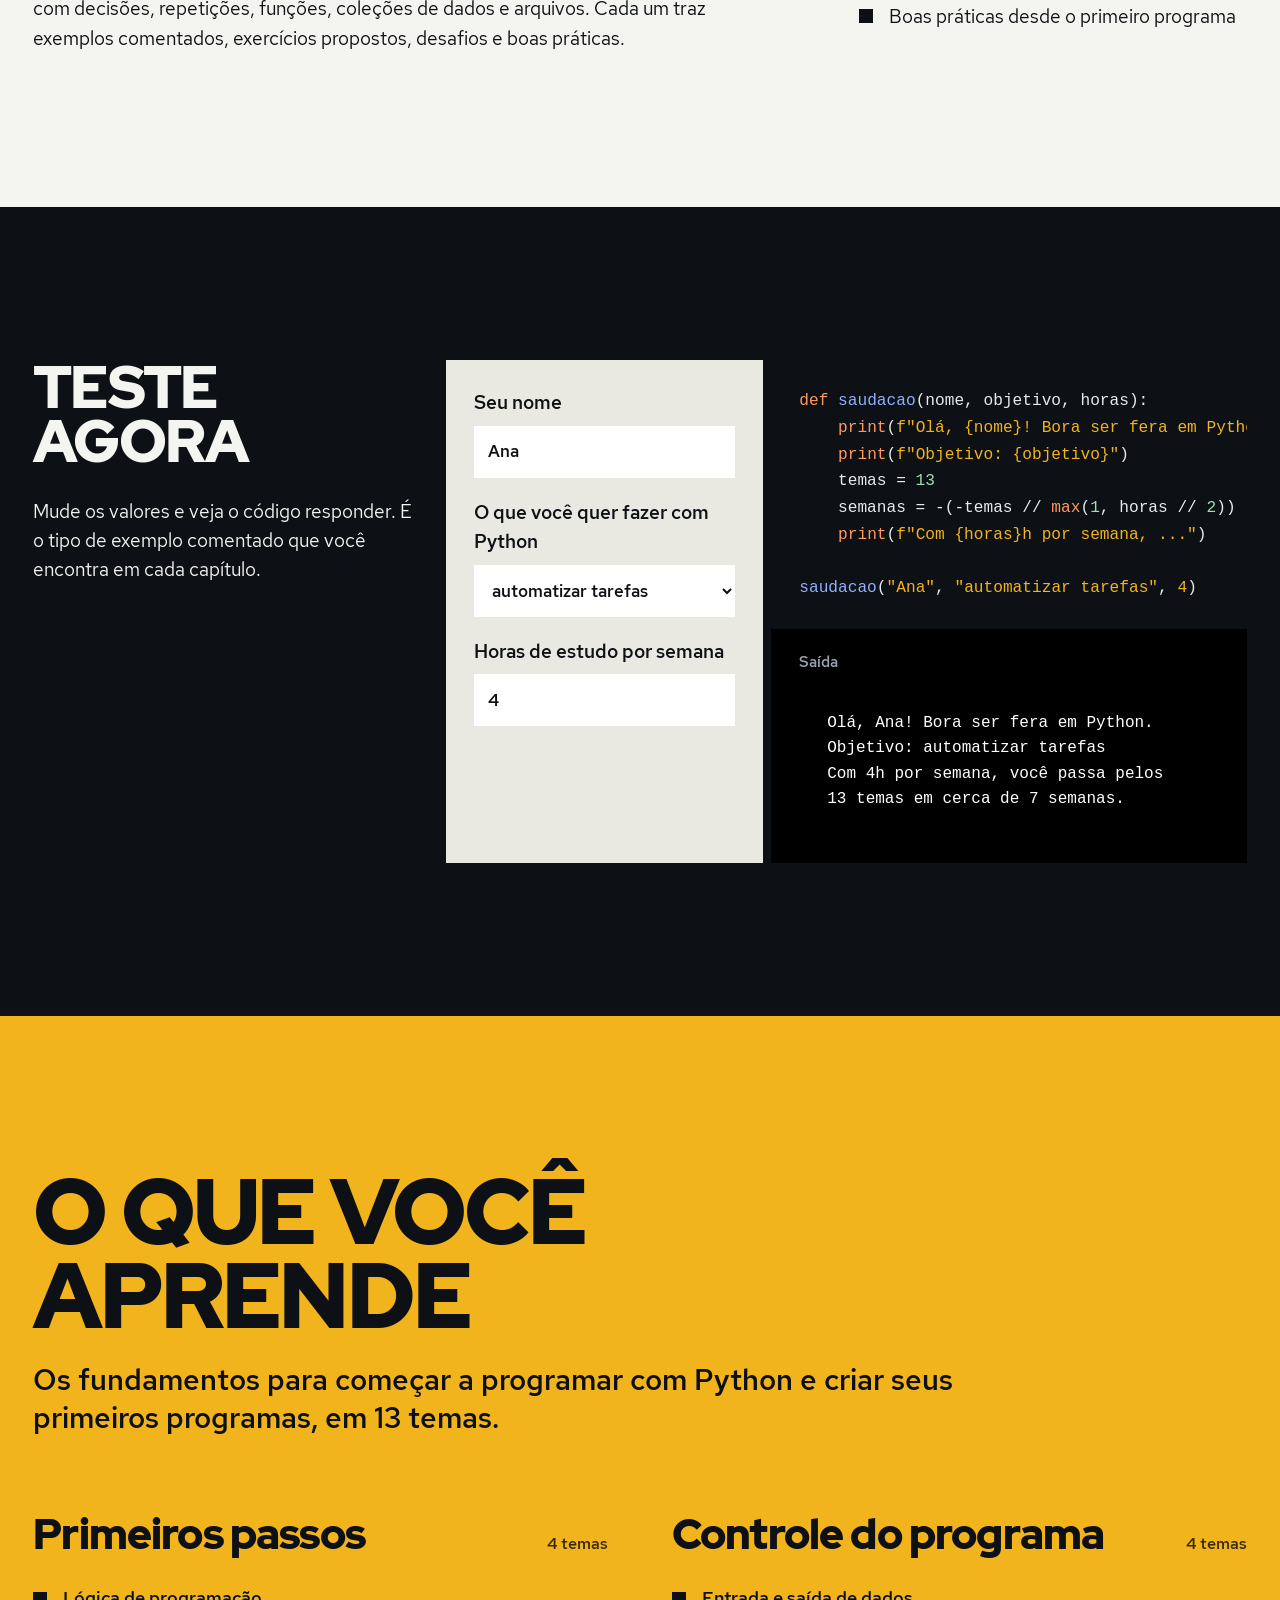
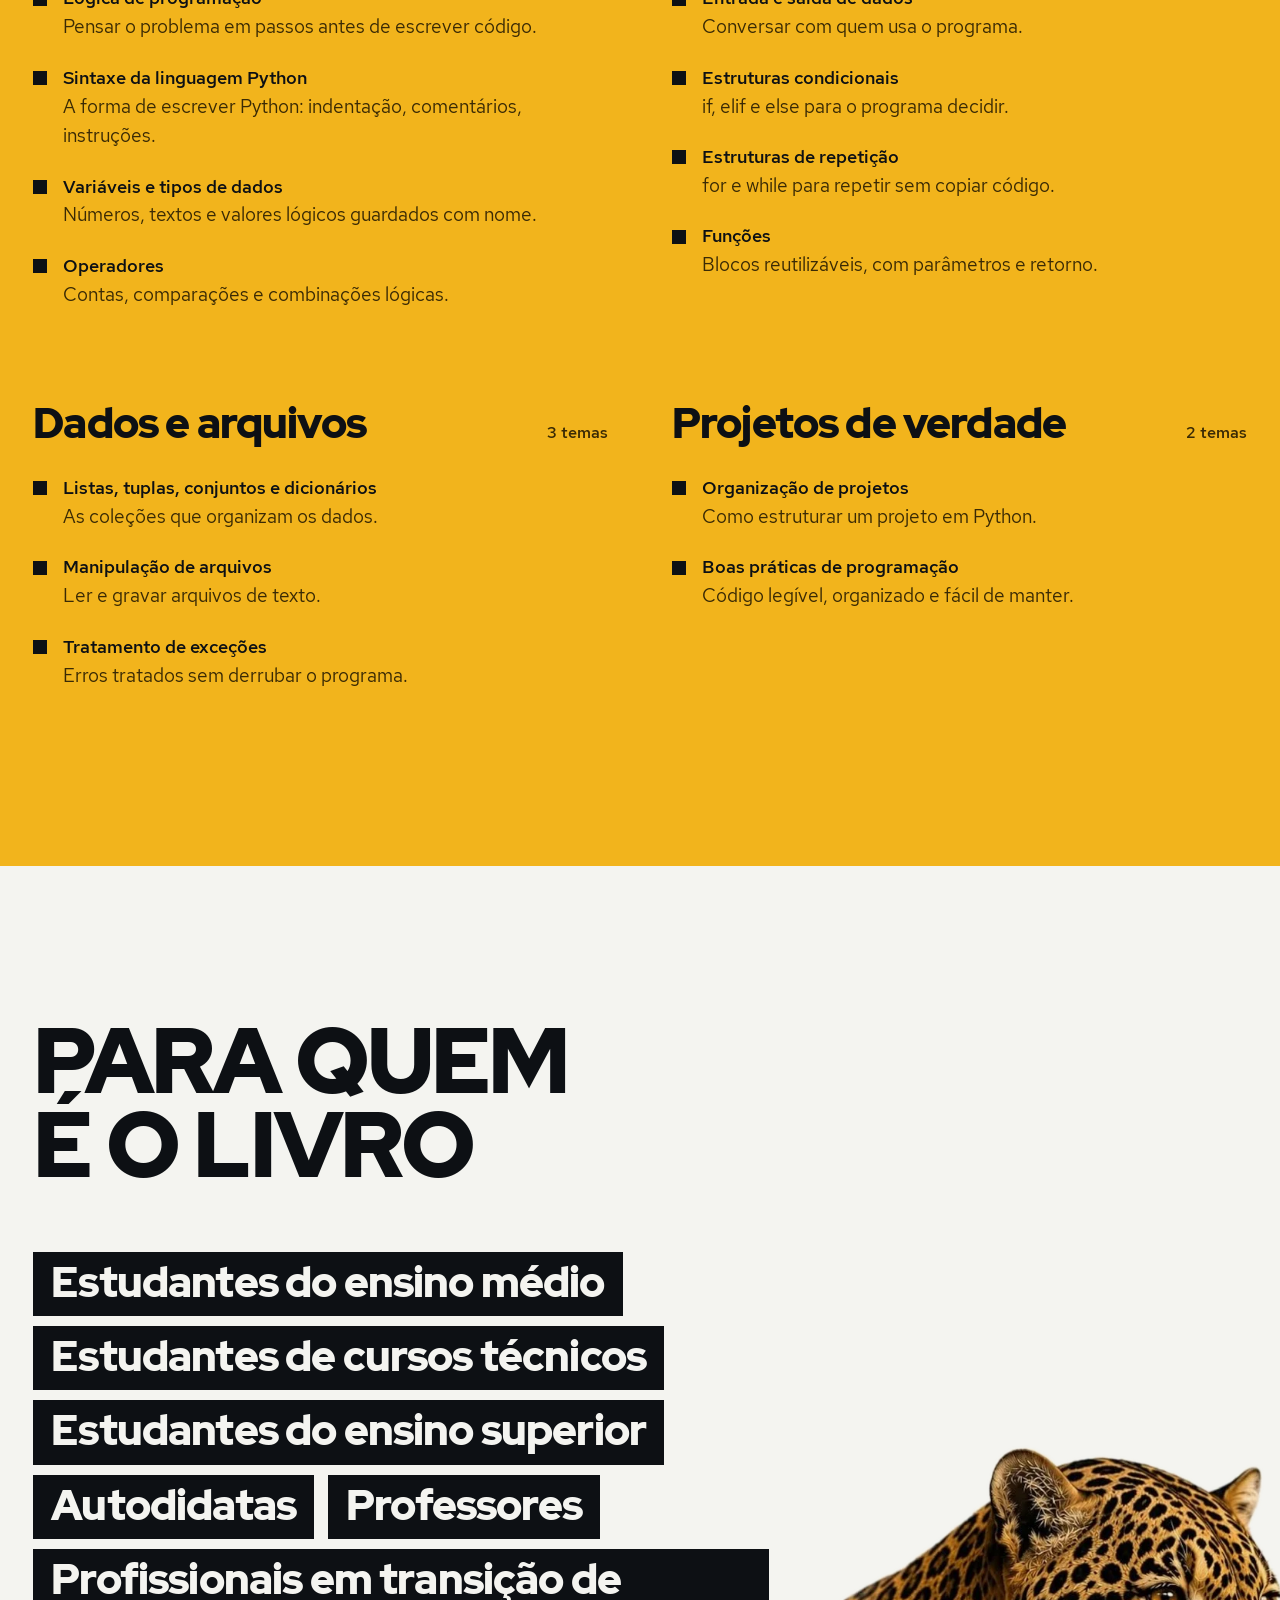
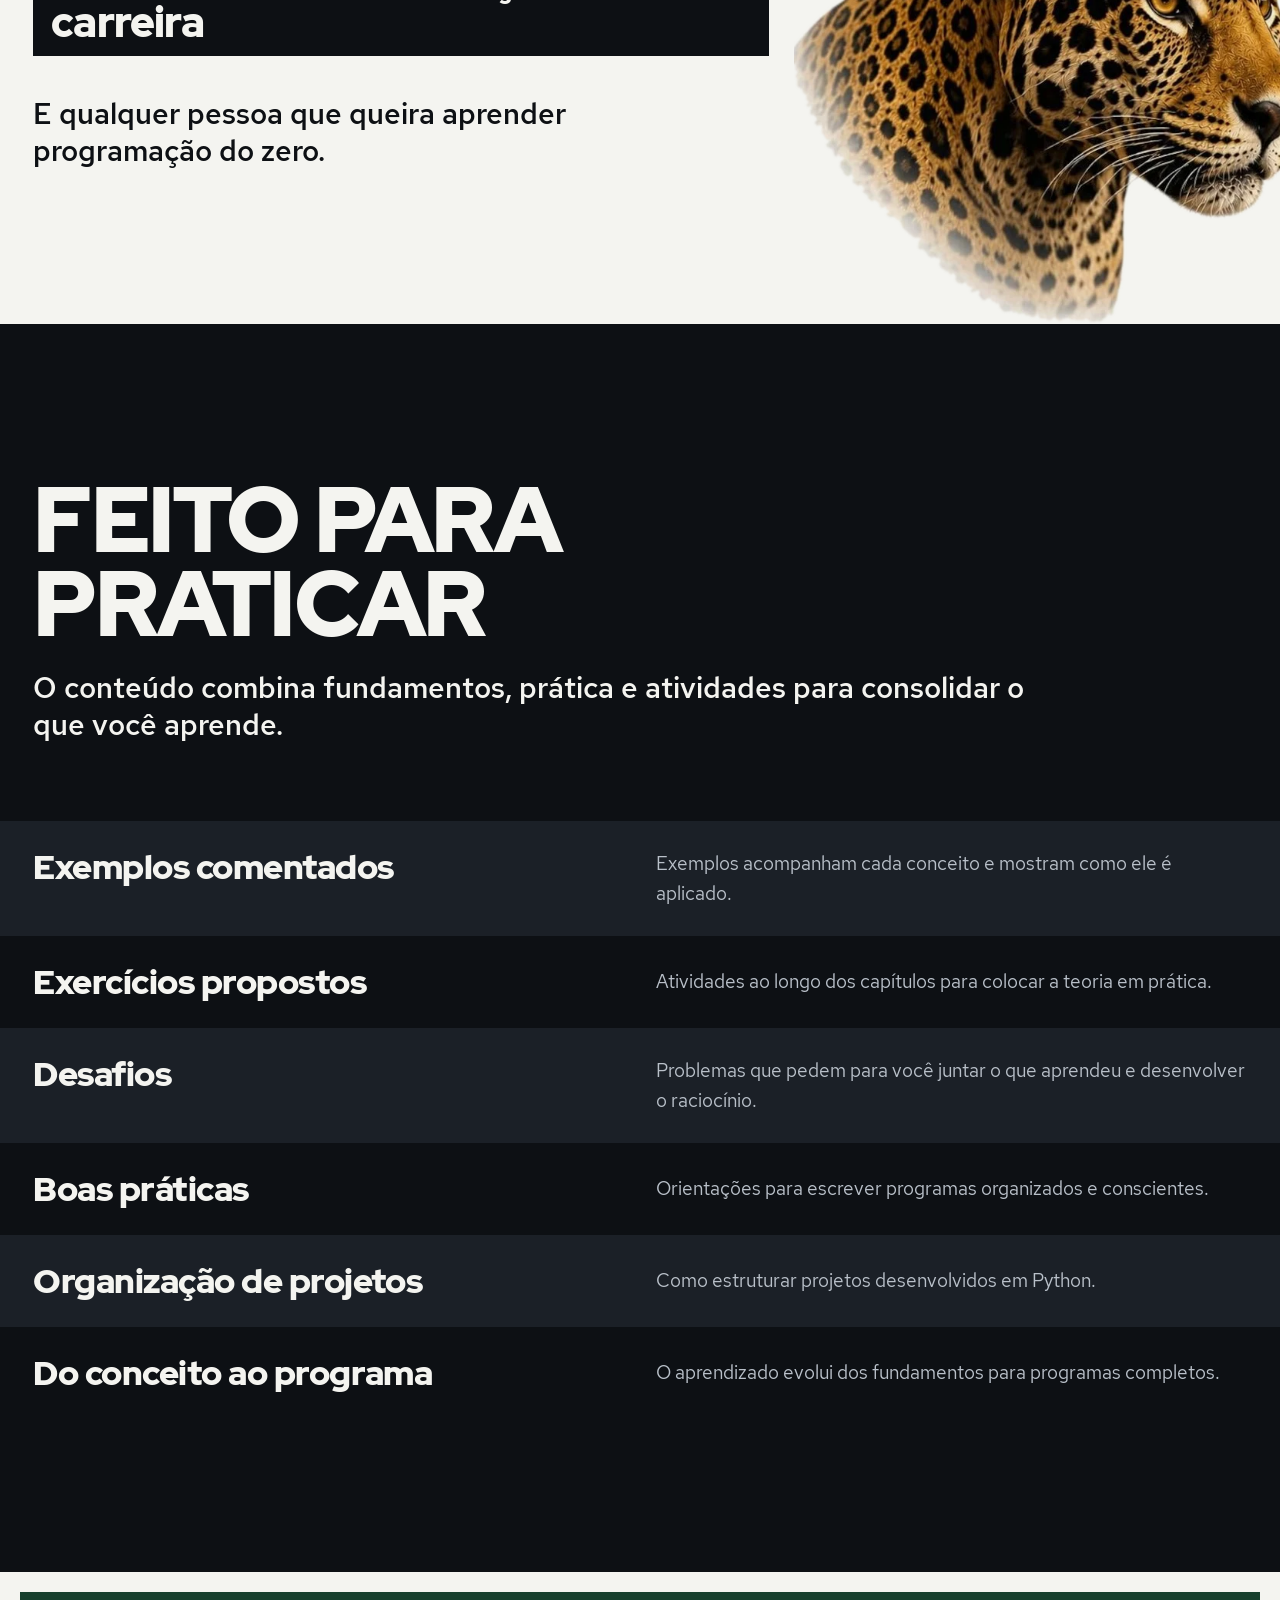
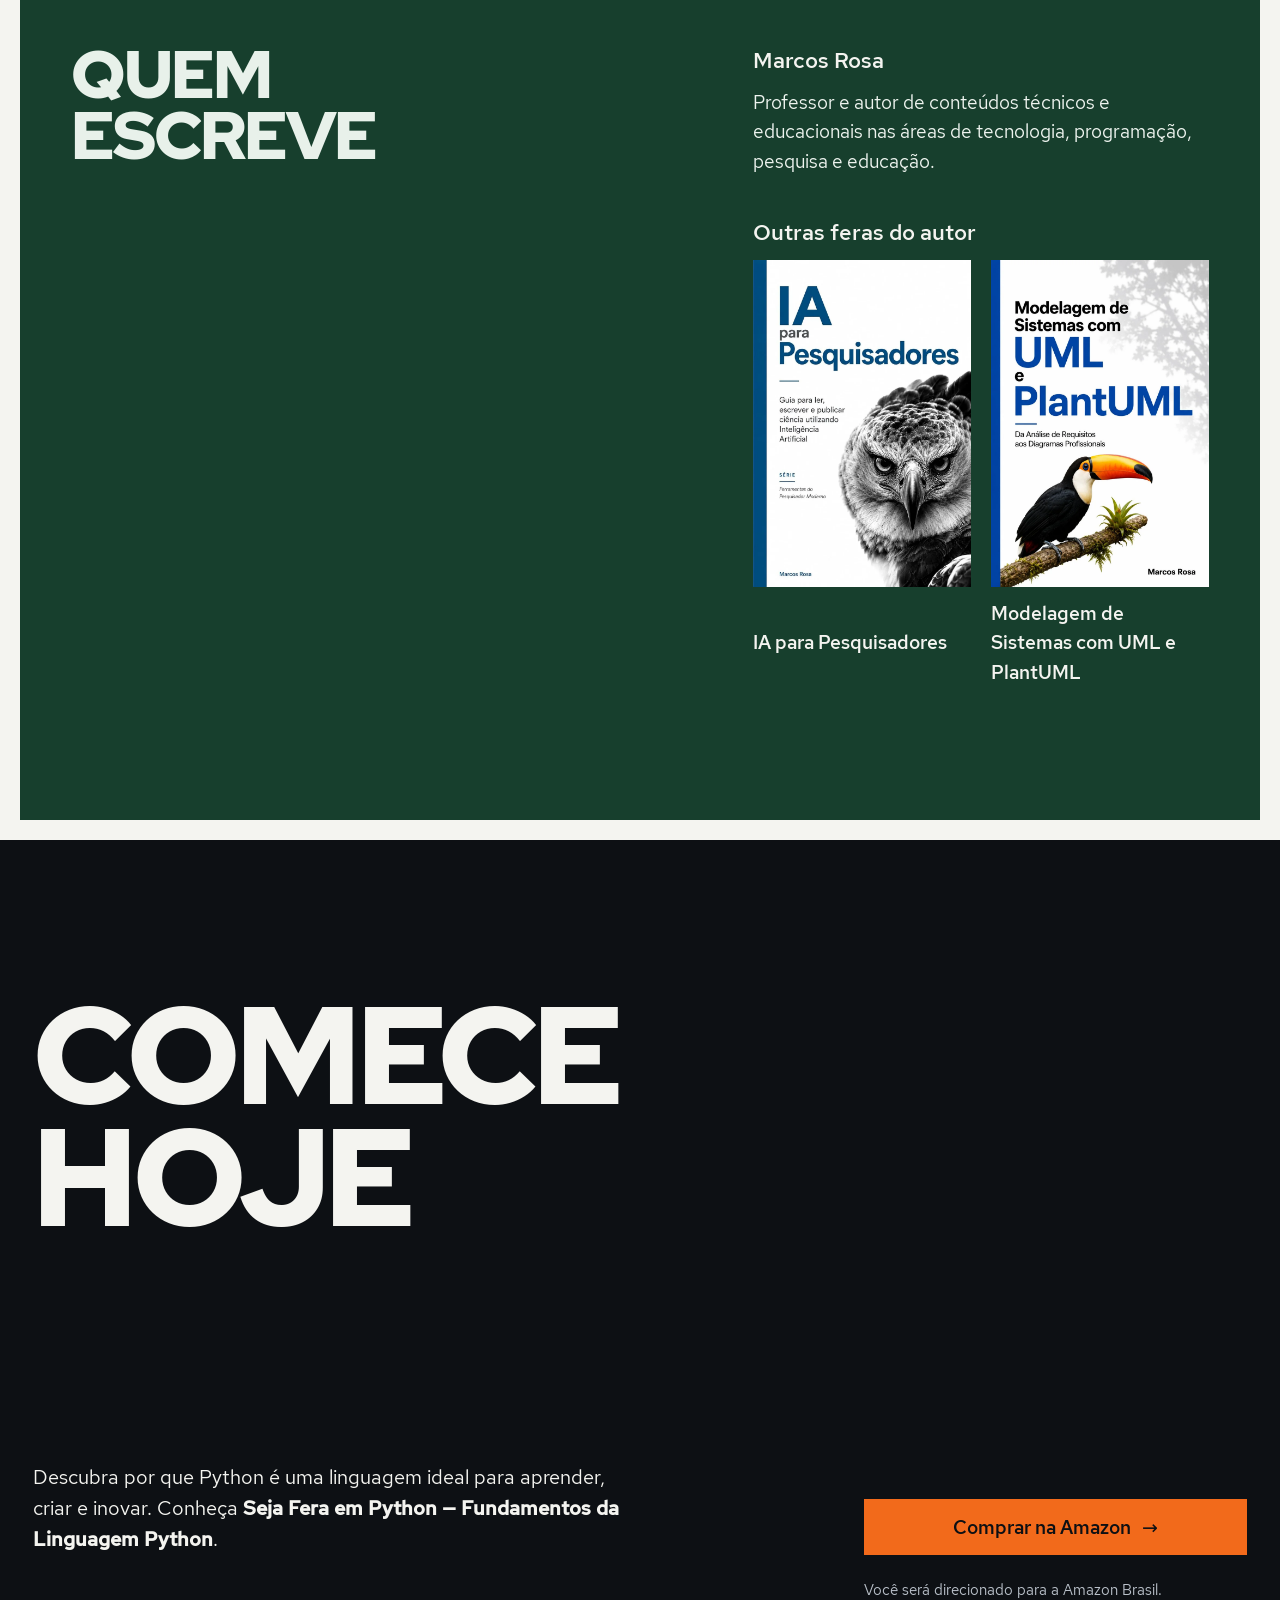
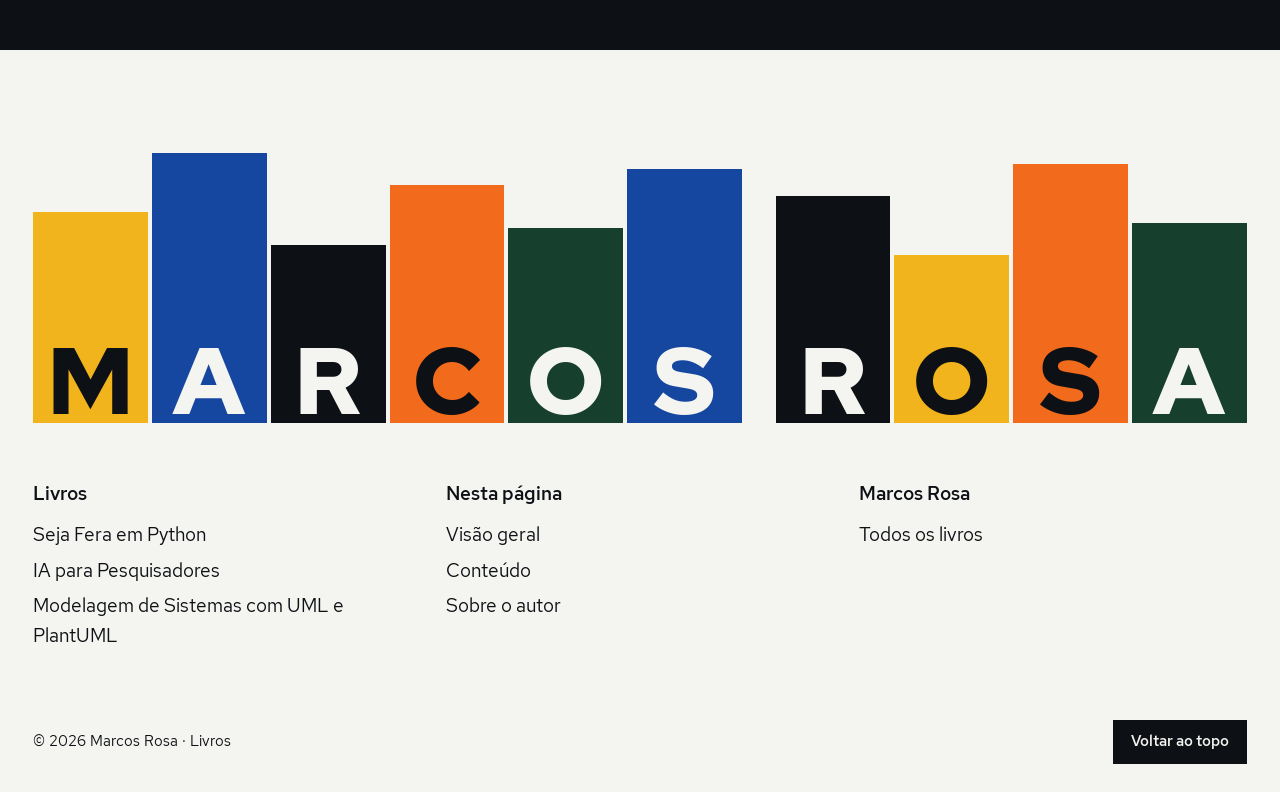
<file: seja-fera-python.html>
<!DOCTYPE html>
<html lang="pt-BR">
<head>
  <meta charset="UTF-8">
  <meta name="viewport" content="width=device-width, initial-scale=1.0">
  <title>Seja Fera em Python | Fundamentos da Linguagem Python</title>
  <meta name="description" content="Seja Fera em Python foi desenvolvido para quem deseja dar os primeiros passos na programação de forma prática, organizada e objetiva. Aprenda Python do zero.">
  <meta name="robots" content="index, follow">
  <meta name="author" content="Marcos Rosa">
  <meta name="theme-color" content="#f4f4f0">
  <link rel="canonical" href="https://emarcosrosa.github.io/seja-fera-python.html">

  <meta property="og:type" content="book">
  <meta property="og:url" content="https://emarcosrosa.github.io/seja-fera-python.html">
  <meta property="og:title" content="Seja Fera em Python">
  <meta property="og:description" content="Aprenda programação do zero com Python de forma prática, organizada e objetiva.">
  <meta property="og:image" content="https://emarcosrosa.github.io/capa-python.jpg">
  <meta name="twitter:card" content="summary_large_image">

  <!-- Google Analytics -->
  <script async src="https://www.googletagmanager.com/gtag/js?id=G-JT2KFQZ5NT"></script>
  <script>
    window.dataLayer = window.dataLayer || [];
    function gtag(){dataLayer.push(arguments);}
    gtag('js', new Date());
    gtag('config', 'G-JT2KFQZ5NT');
  </script>
  <script>document.documentElement.classList.add('js');</script>

  <link rel="preload" href="fonts/RedHatDisplay-Black.woff2" as="font" type="font/woff2" crossorigin>
  <link rel="preload" href="fonts/RedHatText-Regular.woff2" as="font" type="font/woff2" crossorigin>
  <link rel="preload" href="img/capa-python.webp" as="image">
  <link rel="stylesheet" href="style.css">
  <link rel="stylesheet" href="book.css">

  <script type="application/ld+json">
  {
    "@context": "https://schema.org",
    "@type": "Book",
    "name": "Seja Fera em Python — Fundamentos da Linguagem Python",
    "author": {"@type": "Person", "name": "Marcos Rosa", "url": "https://emarcosrosa.github.io/"},
    "inLanguage": "pt-BR",
    "image": "https://emarcosrosa.github.io/capa-python.jpg",
    "url": "https://emarcosrosa.github.io/seja-fera-python.html",
    "offers": {"@type": "Offer", "url": "https://www.amazon.com.br/Seja-fera-Python-Fundamentos-Linguagem-ebook/dp/B0HB7S9XJR/", "seller": {"@type": "Organization", "name": "Amazon.com.br"}}
  }
  </script>
</head>
<body class="book-python">
  <a class="skip" href="#conteudo">Pular para o conteúdo</a>
  <header class="site-header">
    <a class="wordmark" href="./">Marcos Rosa</a>
    <nav class="nav" aria-label="Principal">
      <a href="#visao-geral">Visão geral</a>
      <a href="#conteudo-livro">Conteúdo</a>
      <a href="#autor">Autor</a>
      <a href="./">Outros livros</a>
      <a class="btn btn--sm btn--ink" href="https://www.amazon.com.br/Seja-fera-Python-Fundamentos-Linguagem-ebook/dp/B0HB7S9XJR/" target="_blank" rel="noopener" data-book="python" data-where="header">Comprar <span class="arrow" aria-hidden="true">→</span></a>
    </nav>
  </header>
  <main id="conteudo">
    <section class="bhero" aria-labelledby="h-hero">
      <div class="bhero__sky">
        <h1 id="h-hero" class="display lines"><span class="line"><span data-line style="--i:0">Seja fera</span></span><span class="line"><span data-line style="--i:1">em Python</span></span></h1>
      </div>
      <img class="bhero__cover" src="img/capa-python.webp" width="800" height="1200" alt="Capa do livro Seja Fera em Python — Fundamentos da Linguagem Python" fetchpriority="high">
      <div class="bhero__sea">
        <p class="lead" data-reveal style="--d:6">Fundamentos da Linguagem Python. Aprenda programação de forma prática, organizada e objetiva.</p>
        <div class="bhero__actions" data-reveal style="--d:8">
          <a class="btn btn--ink" href="https://www.amazon.com.br/Seja-fera-Python-Fundamentos-Linguagem-ebook/dp/B0HB7S9XJR/" target="_blank" rel="noopener" data-book="python" data-where="hero">Comprar na Amazon <span class="arrow" aria-hidden="true">→</span></a>
          <a class="textlink" href="#visao-geral">Conhecer o livro</a>
        </div>
      </div>
    </section>

    <section id="visao-geral" class="overview field--paper" aria-labelledby="h-ov">
      <div class="wrap grid overview__grid">
        <div class="overview__head">
          <h2 id="h-ov" class="head" data-reveal>Programar<br>sem drama</h2>
          <p class="statement" data-reveal style="--d:1">Aprender programação não precisa ser complicado. Do primeiro comando ao primeiro programa completo.</p>
          <div class="overview__body" data-reveal style="--d:2"><p>Com linguagem clara e exemplos do cotidiano, o livro apresenta os fundamentos do Python, uma das linguagens mais usadas no mundo em desenvolvimento de software, ciência de dados, automação, inteligência artificial e computação em nuvem.</p><p>Os capítulos vão da instalação do ambiente à criação de programas completos com decisões, repetições, funções, coleções de dados e arquivos. Cada um traz exemplos comentados, exercícios propostos, desafios e boas práticas.</p></div>
        </div>
        <div class="overview__side" data-reveal style="--d:3"><h3 class="lead" style="margin-bottom:20px">Neste livro</h3><ul class="learn__group"><li><span style="color:inherit">Do zero, sem pré-requisitos</span></li><li><span style="color:inherit">13 temas, da lógica à organização de projetos</span></li><li><span style="color:inherit">Exemplos comentados em cada capítulo</span></li><li><span style="color:inherit">Exercícios propostos e desafios</span></li><li><span style="color:inherit">Boas práticas desde o primeiro programa</span></li></ul></div>
      </div>
    </section>

    <section class="live field field--ink" aria-labelledby="h-live">
      <div class="wrap grid live__grid">
        <div class="live__intro">
          <h2 id="h-live" class="head" data-reveal>Teste<br>agora</h2>
          <p data-reveal style="--d:1">Mude os valores e veja o código responder. É o tipo de exemplo comentado que você encontra em cada capítulo.</p>
        </div>
        <div class="live__stage" data-reveal style="--d:2"><div class="py" data-py>
  <form class="py__form" onsubmit="return false" aria-label="Valores do programa">
    <label for="py-nome">Seu nome<input id="py-nome" type="text" value="Ana" maxlength="24" autocomplete="given-name"></label>
    <label for="py-meta">O que você quer fazer com Python
      <select id="py-meta">
        <option>automatizar tarefas</option>
        <option>entrar em ciência de dados</option>
        <option>criar meus próprios programas</option>
        <option>ensinar programação</option>
        <option>mudar de carreira</option>
      </select></label>
    <label for="py-horas">Horas de estudo por semana<input id="py-horas" type="number" inputmode="numeric" min="1" max="40" value="4"></label>
  </form>
  <div class="py__code">
<pre aria-label="Código Python"><code><span class="k">def</span> <span class="f">saudacao</span>(nome, objetivo, horas):
    <span class="k">print</span>(<span class="s">f"Olá, {nome}! Bora ser fera em Python."</span>)
    <span class="k">print</span>(<span class="s">f"Objetivo: {objetivo}"</span>)
    temas = <span class="n">13</span>
    semanas = -(-temas // <span class="k">max</span>(<span class="n">1</span>, horas // <span class="n">2</span>))
    <span class="k">print</span>(<span class="s">f"Com {horas}h por semana, ..."</span>)

<span class="f">saudacao</span>(<span class="s">"<span data-v="nome">Ana</span>"</span>, <span class="s">"<span data-v="meta">automatizar tarefas</span>"</span>, <span class="n" data-v="horas">4</span>)</code></pre>
    <div class="py__out" aria-live="polite"><p>Saída</p><pre data-out>Olá, Ana! Bora ser fera em Python.</pre></div>
  </div>
</div></div>
      </div>
    </section>

    <section id="conteudo-livro" class="learn field field--onca" aria-labelledby="h-learn">
      <div class="wrap">
        <h2 id="h-learn" class="head" data-reveal>O que você<br>aprende</h2>
        <p class="learn__intro lead" data-reveal style="--d:1">Os fundamentos para começar a programar com Python e criar seus primeiros programas, em 13 temas.</p>
        <div class="learn__groups"><div class="learn__group" data-reveal><div class="lg-head"><h3>Primeiros passos</h3><p class="lg-count">4 temas</p></div><ul><li><div><strong>Lógica de programação</strong><span>Pensar o problema em passos antes de escrever código.</span></div></li><li><div><strong>Sintaxe da linguagem Python</strong><span>A forma de escrever Python: indentação, comentários, instruções.</span></div></li><li><div><strong>Variáveis e tipos de dados</strong><span>Números, textos e valores lógicos guardados com nome.</span></div></li><li><div><strong>Operadores</strong><span>Contas, comparações e combinações lógicas.</span></div></li></ul></div><div class="learn__group" data-reveal><div class="lg-head"><h3>Controle do programa</h3><p class="lg-count">4 temas</p></div><ul><li><div><strong>Entrada e saída de dados</strong><span>Conversar com quem usa o programa.</span></div></li><li><div><strong>Estruturas condicionais</strong><span>if, elif e else para o programa decidir.</span></div></li><li><div><strong>Estruturas de repetição</strong><span>for e while para repetir sem copiar código.</span></div></li><li><div><strong>Funções</strong><span>Blocos reutilizáveis, com parâmetros e retorno.</span></div></li></ul></div><div class="learn__group" data-reveal><div class="lg-head"><h3>Dados e arquivos</h3><p class="lg-count">3 temas</p></div><ul><li><div><strong>Listas, tuplas, conjuntos e dicionários</strong><span>As coleções que organizam os dados.</span></div></li><li><div><strong>Manipulação de arquivos</strong><span>Ler e gravar arquivos de texto.</span></div></li><li><div><strong>Tratamento de exceções</strong><span>Erros tratados sem derrubar o programa.</span></div></li></ul></div><div class="learn__group" data-reveal><div class="lg-head"><h3>Projetos de verdade</h3><p class="lg-count">2 temas</p></div><ul><li><div><strong>Organização de projetos</strong><span>Como estruturar um projeto em Python.</span></div></li><li><div><strong>Boas práticas de programação</strong><span>Código legível, organizado e fácil de manter.</span></div></li></ul></div></div>
      </div>
    </section>

    <section class="who field field--paper" aria-labelledby="h-who">
      <div class="wrap">
        <h2 id="h-who" class="head" data-reveal>Para quem<br>é o livro</h2>
        <ul class="who__list" data-reveal style="--d:1"><li>Estudantes do ensino médio</li><li>Estudantes de cursos técnicos</li><li>Estudantes do ensino superior</li><li>Autodidatas</li><li>Professores</li><li>Profissionais em transição de carreira</li></ul>
        <p class="who__note" data-reveal style="--d:2">E qualquer pessoa que queira aprender programação do zero.</p>
      </div>
      <img class="animal animal--multiply" data-rise src="img/onca.webp" width="665" height="622" alt="" loading="lazy">
    </section>

    <section class="method field field--ink" aria-labelledby="h-method">
      <div class="wrap">
        <h2 id="h-method" class="head" data-reveal>Feito para<br>praticar</h2>
        <p class="method__intro lead" data-reveal style="--d:1">O conteúdo combina fundamentos, prática e atividades para consolidar o que você aprende.</p>
        <ul class="method__rows"><li data-reveal><h3>Exemplos comentados</h3><p>Exemplos acompanham cada conceito e mostram como ele é aplicado.</p></li><li data-reveal><h3>Exercícios propostos</h3><p>Atividades ao longo dos capítulos para colocar a teoria em prática.</p></li><li data-reveal><h3>Desafios</h3><p>Problemas que pedem para você juntar o que aprendeu e desenvolver o raciocínio.</p></li><li data-reveal><h3>Boas práticas</h3><p>Orientações para escrever programas organizados e conscientes.</p></li><li data-reveal><h3>Organização de projetos</h3><p>Como estruturar projetos desenvolvidos em Python.</p></li><li data-reveal><h3>Do conceito ao programa</h3><p>O aprendizado evolui dos fundamentos para programas completos.</p></li></ul>
      </div>
    </section>

    <section id="autor" class="author" aria-labelledby="h-autor">
      <div class="author__panel">
        <h2 id="h-autor" class="head" data-reveal>Quem<br>escreve</h2>
        <div class="author__text">
          <div data-reveal style="--d:1">
            <h3>Marcos Rosa</h3>
            <p>Professor e autor de conteúdos técnicos e educacionais nas áreas de tecnologia, programação, pesquisa e educação.</p>
          </div>
          <div data-reveal style="--d:2">
            <h3>Outras feras do autor</h3>
            <div class="others"><a href="ia-para-pesquisadores.html"><img class="cover" src="img/capa-ia.webp" width="800" height="1200" alt="" loading="lazy"><span>IA para Pesquisadores</span></a><a href="modelagem-uml-plantuml.html"><img class="cover" src="img/capa-uml.webp" width="800" height="1200" alt="" loading="lazy"><span>Modelagem de Sistemas com UML e PlantUML</span></a></div>
          </div>
        </div>
      </div>
    </section>

    <section class="bclose field--ink" aria-labelledby="h-close">
      <h2 id="h-close" class="display" data-reveal>Comece<br>hoje</h2>
      <div class="bclose__foot" data-reveal style="--d:1">
        <p>Descubra por que Python é uma linguagem ideal para aprender, criar e inovar. Conheça <strong>Seja Fera em Python — Fundamentos da Linguagem Python</strong>.</p>
        <a class="btn" href="https://www.amazon.com.br/Seja-fera-Python-Fundamentos-Linguagem-ebook/dp/B0HB7S9XJR/" target="_blank" rel="noopener" data-book="python" data-where="close">Comprar na Amazon <span class="arrow" aria-hidden="true">→</span></a>
        <small>Você será direcionado para a Amazon Brasil.</small>
      </div>
    </section>
  </main>

  <footer class="footer">
    <div class="blockmark" aria-label="Marcos Rosa">
      <span class="c-onca" style="height:78%" aria-hidden="true">M</span>
      <span class="c-cobalt" style="height:100%" aria-hidden="true">A</span>
      <span class="c-ink" style="height:66%" aria-hidden="true">R</span>
      <span class="c-tucano" style="height:88%" aria-hidden="true">C</span>
      <span class="c-mata" style="height:72%" aria-hidden="true">O</span>
      <span class="c-cobalt" style="height:94%" aria-hidden="true">S</span>
      <span class="gap" aria-hidden="true"></span>
      <span class="c-ink" style="height:84%" aria-hidden="true">R</span>
      <span class="c-onca" style="height:62%" aria-hidden="true">O</span>
      <span class="c-tucano" style="height:96%" aria-hidden="true">S</span>
      <span class="c-mata" style="height:74%" aria-hidden="true">A</span>
    </div>
    <div class="grid footer__cols">
      <div style="grid-column: span 4">
        <h2>Livros</h2>
        <ul>
          <li><a href="seja-fera-python.html">Seja Fera em Python</a></li>
          <li><a href="ia-para-pesquisadores.html">IA para Pesquisadores</a></li>
          <li><a href="modelagem-uml-plantuml.html">Modelagem de Sistemas com UML e PlantUML</a></li>
        </ul>
      </div>
      <div style="grid-column: span 4">
        <h2>Nesta página</h2>
        <ul>
          <li><a href="#visao-geral">Visão geral</a></li>
          <li><a href="#conteudo-livro">Conteúdo</a></li>
          <li><a href="#autor">Sobre o autor</a></li>
        </ul>
      </div>
      <div style="grid-column: span 4">
        <h2>Marcos Rosa</h2>
        <ul><li><a href="./">Todos os livros</a></li></ul>
      </div>
    </div>
    <div class="footer__last small">
      <p>© <span id="ano">2026</span> Marcos Rosa · Livros</p>
      <a class="btn btn--sm btn--ink" href="#conteudo">Voltar ao topo</a>
    </div>
  </footer>

  <script>document.getElementById('ano').textContent = new Date().getFullYear();</script>
  <script src="site.js" defer></script>
</body>
</html>
</file>
<file: style.css>
/* Marcos Rosa — Livros · sistema visual "Capítulos de cor"
   Cada livro é um capítulo com a cor e o animal da sua capa. */

@font-face { font-family: "Red Hat Display"; src: url("fonts/RedHatDisplay-Black.woff2") format("woff2"); font-weight: 900; font-style: normal; font-display: swap; }
@font-face { font-family: "Red Hat Text"; src: url("fonts/RedHatText-Regular.woff2") format("woff2"); font-weight: 400; font-style: normal; font-display: swap; }
@font-face { font-family: "Red Hat Text"; src: url("fonts/RedHatText-Medium.woff2") format("woff2"); font-weight: 500; font-style: normal; font-display: swap; }

:root {
  --paper: #f4f4f0;
  --paper-2: #e9e9e2;
  --ink: #0d1014;
  --ink-2: #1b2027;
  --onca: #f2b41c;
  --cobalt: #1546a0;
  --cobalt-deep: #0e3478;
  --tucano: #f26a1b;
  --mata: #173f2d;

  --on-cobalt-soft: #c9d6ef;
  --on-ink-soft: #b9c0c9;
  --on-mata-soft: #c3d6cb;
  --on-onca-soft: #3a2a05;

  --font-display: "Red Hat Display", system-ui, sans-serif;
  --font-text: "Red Hat Text", system-ui, sans-serif;

  --step-small: clamp(0.875rem, 0.85rem + 0.1vw, 0.9375rem);
  --step-body: clamp(1.0625rem, 1rem + 0.25vw, 1.1875rem);
  --step-lead: clamp(1.375rem, 1.15rem + 0.8vw, 1.875rem);
  --step-head: clamp(2.75rem, 1.4rem + 5.4vw, 6rem);
  --step-display: clamp(3.6rem, 1rem + 9.6vw, 9rem);

  --margin: clamp(16px, 2.6vw, 40px);
  --section-y: clamp(96px, 12vw, 200px);

  --ease-out: cubic-bezier(0.23, 1, 0.32, 1);
  --ease-in-out: cubic-bezier(0.77, 0, 0.175, 1);
}

*, *::before, *::after { box-sizing: border-box; }
[hidden] { display: none !important; }
html { -webkit-text-size-adjust: 100%; scroll-behavior: smooth; }
@media (prefers-reduced-motion: reduce) { html { scroll-behavior: auto; } }
body {
  margin: 0;
  background: var(--paper);
  color: var(--ink);
  font-family: var(--font-text);
  font-size: var(--step-body);
  line-height: 1.55;
  -webkit-font-smoothing: antialiased;
  text-rendering: optimizeLegibility;
}
img { display: block; max-width: 100%; height: auto; }
a { color: inherit; text-underline-offset: 0.18em; text-decoration-thickness: 2px; }
p { margin: 0; }
h1, h2, h3 { margin: 0; font-family: var(--font-display); font-weight: 900; }
ul, ol { margin: 0; padding: 0; list-style: none; }
::selection { background: var(--onca); color: var(--ink); }
:focus-visible { outline: 3px solid var(--tucano); outline-offset: 3px; }
html { scrollbar-color: var(--ink) var(--paper-2); }

.skip { position: absolute; left: -9999px; top: 8px; z-index: 50; background: var(--ink); color: var(--paper); padding: 10px 16px; }
.skip:focus { left: 8px; }

/* ---------- Type ---------- */
.display {
  font-family: var(--font-display);
  font-weight: 900;
  text-transform: uppercase;
  font-size: var(--step-display);
  line-height: 0.88;
  letter-spacing: -0.03em;
}
.head {
  font-family: var(--font-display);
  font-weight: 900;
  text-transform: uppercase;
  font-size: var(--step-head);
  line-height: 0.92;
  letter-spacing: -0.03em;
  text-wrap: balance;
}
.lead { font-size: var(--step-lead); line-height: 1.3; font-weight: 500; text-wrap: pretty; max-width: 34ch; }
.small { font-size: var(--step-small); }
.measure { max-width: 62ch; }
.statement {
  font-family: var(--font-display);
  font-weight: 900;
  font-size: clamp(1.5rem, 1rem + 1.6vw, 2.25rem);
  line-height: 1.25;
  letter-spacing: -0.01em;
  max-width: 30ch;
  text-wrap: pretty;
}

/* Masked line reveal — o único momento "alto" da página */
.lines .line { display: block; overflow: hidden; padding: 0.16em 0 0.08em; margin: -0.16em 0 -0.08em; }
.lines [data-line] { display: block; }
@media (prefers-reduced-motion: no-preference) {
  .js .lines [data-line] {
    transform: translateY(108%);
    animation: line-up 900ms var(--ease-out) forwards;
    animation-delay: calc(var(--i, 0) * 110ms + 120ms);
  }
}
@keyframes line-up { to { transform: none; } }

/* ---------- Buttons ---------- */
.btn {
  display: inline-flex; align-items: center; justify-content: center; gap: 0.6em;
  min-height: 56px; padding: 0 28px;
  font-family: var(--font-text); font-weight: 500; font-size: var(--step-body);
  text-decoration: none; border: 0; border-radius: 0; cursor: pointer;
  background: var(--tucano); color: var(--ink);
  transition: transform 160ms var(--ease-out), background-color 200ms ease;
}
.btn:hover { background: #ff7b2c; }
.btn:active { transform: scale(0.97); }
.btn--ink { background: var(--ink); color: var(--paper); }
.btn--ink:hover { background: var(--ink-2); }
.btn--paper { background: var(--paper); color: var(--ink); }
.btn--paper:hover { background: #fff; }
.btn--sm { min-height: 44px; padding: 0 18px; font-size: var(--step-small); }
.btn .arrow { transition: transform 200ms var(--ease-out); }
.btn:hover .arrow { transform: translateX(4px); }

.textlink {
  display: inline-flex; align-items: center; min-height: 56px; gap: 0.5em;
  font-weight: 500; text-decoration: underline; text-underline-offset: 0.25em;
}
.textlink:hover { text-decoration-thickness: 3px; }

/* ---------- Header ---------- */
.site-header {
  position: absolute; inset: 0 0 auto 0; z-index: 10;
  display: flex; align-items: center; justify-content: space-between; gap: 16px;
  padding: 20px var(--margin);
}
.wordmark {
  font-family: var(--font-display); font-weight: 900; text-transform: uppercase;
  font-size: 1.125rem; letter-spacing: -0.01em; text-decoration: none; line-height: 1;
}
.nav { display: flex; align-items: center; gap: clamp(16px, 2.4vw, 36px); }
.nav a:not(.btn) { text-decoration: none; font-weight: 500; font-size: var(--step-small); }
.nav a:not(.btn):hover { text-decoration: underline; }
@media (max-width: 760px) { .nav a:not(.btn) { display: none; } }

/* ---------- Layout ---------- */
.wrap { padding-inline: var(--margin); }
.grid { display: grid; grid-template-columns: repeat(12, minmax(0, 1fr)); column-gap: clamp(16px, 2vw, 32px); }
.field { position: relative; overflow: hidden; }
.field--paper { background: var(--paper); color: var(--ink); }
.field--ink { background: var(--ink); color: var(--paper); }
.field--onca { background: var(--onca); color: var(--ink); }
.field--cobalt { background: var(--cobalt); color: var(--paper); }
.field--mata { background: var(--mata); color: var(--paper); }
.chapter { min-height: 92svh; padding-block: var(--section-y); }

/* ---------- Waterline hero ---------- */
.waterline { --lift: -0.44em; position: relative; height: 100svh; min-height: 620px; background: var(--paper); overflow: hidden; }
.waterline::after {
  content: ""; position: absolute; inset: var(--seam, 50%) 0 0 0; background: var(--sea, var(--cobalt));
}
.waterline__copy {
  position: absolute; inset: 0; z-index: 1;
  display: grid; place-items: center; text-align: center;
  padding-inline: var(--margin);
}
.waterline__copy h1 { width: 100%; }
.waterline__copy--top { clip-path: inset(0 0 calc(100% - var(--seam, 50%)) 0); color: var(--sky-ink, var(--cobalt)); }
.waterline__copy--low { clip-path: inset(var(--seam, 50%) 0 0 0); color: var(--sea-ink, var(--onca)); }
.waterline__copy .display { transform: translateY(var(--lift, -0.5em)); font-size: min(var(--step-display), 11.6vw); }
.waterline__foot {
  position: absolute; z-index: 2; left: 0; right: 0; bottom: 40px;
  display: flex; flex-direction: column; align-items: center; gap: 20px;
  padding-inline: var(--margin); text-align: center; color: var(--paper);
}
.waterline__foot p { font-size: clamp(1.0625rem, 0.95rem + 0.4vw, 1.25rem); max-width: 46ch; font-weight: 500; }
@media (max-width: 640px) {
  .waterline__foot { align-items: flex-start; text-align: left; bottom: 28px; }
}

/* ---------- Reveal (uma vez, por partes) ---------- */
@media (prefers-reduced-motion: no-preference) {
  .js [data-reveal] { opacity: 0; transform: translateY(24px); transition: opacity 700ms var(--ease-out), transform 800ms var(--ease-out); transition-delay: calc(var(--d, 0) * 80ms); }
  .js [data-reveal].in { opacity: 1; transform: none; }
  .js [data-rise] { transform: translateY(8%); transition: transform 1200ms var(--ease-out); }
  .js [data-rise].in { transform: none; }
}
@media (prefers-reduced-motion: reduce) {
  .js [data-reveal] { opacity: 0; transition: opacity 500ms ease; }
  .js [data-reveal].in { opacity: 1; }
}

/* ---------- Animals ---------- */
.animal { position: absolute; pointer-events: none; user-select: none; }
.animal--multiply { mix-blend-mode: multiply; }

/* ---------- Footer: a marca construída ---------- */
.footer { background: var(--paper); color: var(--ink); padding: clamp(64px, 8vw, 120px) var(--margin) 28px; }
.blockmark { display: flex; align-items: flex-end; gap: 4px; height: clamp(150px, 30svh, 320px); }
.blockmark span {
  flex: 1 1 0; display: grid; place-items: end center; padding-bottom: 0.04em;
  font-family: var(--font-display); font-weight: 900; text-transform: uppercase;
  font-size: clamp(2rem, 7.4vw, 8.5rem); line-height: 0.8; color: var(--paper);
  transition: transform 260ms var(--ease-out);
}
.blockmark span:hover { transform: translateY(-6px); }
.blockmark .gap { flex: 0 0 clamp(8px, 2vw, 40px); background: none !important; }
.c-onca { background: var(--onca); color: var(--ink) !important; }
.c-cobalt { background: var(--cobalt); }
.c-tucano { background: var(--tucano); color: var(--ink) !important; }
.c-mata { background: var(--mata); }
.c-ink { background: var(--ink); }
.footer__cols { margin-top: 56px; row-gap: 40px; }
.footer__cols h2 { font-family: var(--font-text); font-weight: 500; font-size: var(--step-body); margin-bottom: 12px; }
.footer__cols li { margin-bottom: 6px; }
.footer__cols a { text-decoration: none; }
.footer__cols a:hover { text-decoration: underline; }
@media (max-width: 640px) { .footer__cols > div { grid-column: 1 / -1 !important; } }
.footer__last { margin-top: 64px; display: flex; justify-content: space-between; align-items: center; gap: 16px; flex-wrap: wrap; }
@media (max-width: 640px) {
  .blockmark { flex-wrap: wrap; height: auto; }
  .blockmark span { flex: 0 0 calc((100% - 24px) / 7); height: 22vw; font-size: 12vw; }
  .blockmark .gap { flex-basis: 100%; height: 4px; }
}

/* ---------- Author panel ---------- */
.author { padding: 20px; background: var(--paper); }
.author__panel {
  background: var(--mata); color: var(--paper);
  min-height: 92svh; padding: clamp(28px, 4vw, 56px);
  display: grid; grid-template-columns: repeat(12, minmax(0, 1fr)); column-gap: 32px; row-gap: 40px; align-content: space-between;
}
.author__panel h2 { grid-column: 1 / span 7; color: #e8f1ea; font-size: min(var(--step-head), 5.2vw); }
.author__text { grid-column: 8 / span 5; display: grid; gap: 40px; align-self: start; }
.author__text h3 { font-family: var(--font-text); font-weight: 500; font-size: 1.375rem; margin-bottom: 10px; }
.author__text p { color: #eef4ef; }
.author__animals { grid-column: 1 / -1; display: flex; align-items: flex-end; gap: clamp(12px, 3vw, 48px); margin-bottom: calc(-1 * clamp(28px, 4vw, 56px)); }
.author__animals img { height: clamp(140px, 24vw, 340px); width: auto; }
@media (max-width: 860px) {
  .author { padding: 10px; }
  .author__panel { grid-template-columns: minmax(0, 1fr); min-height: 0; }
  .author__panel h2, .author__text, .author__animals { grid-column: 1 / -1; }
  .author__panel h2 { font-size: var(--step-head); }
  .author__animals img { height: auto; width: calc((100% - 24px) / 3); }
}

/* ---------- Book cover ---------- */
.cover { aspect-ratio: 2 / 3; width: 100%; object-fit: cover; background: #fff; }

/* ---------- Generic sections ---------- */
.section { padding-block: var(--section-y); }
</file>
<file: book.css>
/* Páginas de livro — usa os tokens de style.css.
   Cada página define --book / --book-ink / --book-soft no <body>. */

.book-python { --book: var(--onca); --book-ink: var(--ink); --book-soft: #3a2a05; --book-tone: #e0a510; }
.book-ia { --book: var(--cobalt); --book-ink: var(--paper); --book-soft: var(--on-cobalt-soft); --book-tone: var(--cobalt-deep); }
.book-uml { --book: var(--ink); --book-ink: var(--paper); --book-soft: var(--on-ink-soft); --book-tone: var(--ink-2); }

.field--book { background: var(--book); color: var(--book-ink); }
.field--paper { --soft: #4a525c; --chip-bg: var(--ink); --chip-ink: var(--paper); --row: var(--paper-2); }
.field--onca { --soft: #3a2a05; --chip-bg: var(--ink); --chip-ink: var(--onca); --row: #e6a915; }
.field--cobalt { --soft: var(--on-cobalt-soft); --chip-bg: var(--paper); --chip-ink: var(--cobalt); --row: var(--cobalt-deep); }
.field--ink { --soft: var(--on-ink-soft); --chip-bg: var(--paper); --chip-ink: var(--ink); --row: var(--ink-2); }

/* ---------- Hero: título no papel, capa atravessando a linha d'água ---------- */
.bhero { position: relative; min-height: 100svh; background: var(--paper); overflow: hidden; display: grid; grid-template-rows: 58fr 42fr; }
.bhero__sky { position: relative; z-index: 1; display: flex; align-items: flex-end; padding: 120px var(--margin) 40px; }
.bhero__sky h1 { max-width: 9.5em; }
.bhero__sea { position: relative; z-index: 1; background: var(--book); color: var(--book-ink); padding: 36px var(--margin) 48px; display: flex; flex-direction: column; justify-content: flex-start; gap: 28px; }
.bhero__sea .lead { max-width: 30ch; }
.bhero__actions { display: flex; flex-wrap: wrap; align-items: center; gap: 8px 28px; }
.bhero__cover {
  position: absolute; z-index: 2; right: clamp(24px, 7vw, 140px); top: 58%;
  height: min(76svh, 720px); width: auto; aspect-ratio: 2 / 3;
  transform: translateY(-52%) rotate(2.5deg);
}
@media (prefers-reduced-motion: no-preference) {
  .js .bhero__cover { animation: cover-drop 1100ms var(--ease-out) 260ms both; }
}
@keyframes cover-drop { from { opacity: 0; transform: translateY(-46%) rotate(6deg); } }
.bhero .display { font-size: min(var(--step-display), 8.4vw); }
.book-ia .bhero .display { font-size: min(var(--step-display), 6vw); }
@media (max-width: 900px) {
  .bhero { grid-template-rows: auto auto; min-height: 0; }
  .bhero__sky { flex-direction: column; align-items: flex-start; gap: 28px; padding-top: 96px; padding-bottom: 0; }
  .bhero .display { font-size: 12.6vw; }
  .book-ia .bhero .display { font-size: 10.4vw; }
  .bhero__cover { position: relative; right: auto; top: auto; transform: rotate(2deg); height: auto; width: 50%; align-self: flex-end; margin: 0 4% -72px auto; }
  .js .bhero__cover { animation-name: cover-drop-m; }
  .bhero__sea { padding-top: 100px; }
}
@keyframes cover-drop-m { from { opacity: 0; transform: translateY(20px) rotate(5deg); } }

/* ---------- Visão geral ---------- */
.overview { padding-block: var(--section-y); }
.overview__grid { row-gap: 56px; }
.overview__head { grid-column: 1 / span 7; }
.overview__head .head { margin-bottom: 40px; }
.overview__head .statement { margin-bottom: 32px; }
.overview__body { display: grid; gap: 18px; max-width: 62ch; }
.overview__side { grid-column: 9 / span 4; align-self: end; }
@media (max-width: 900px) { .overview__head, .overview__side { grid-column: 1 / -1; } }

/* ---------- A coisa viva (cada livro tem a sua) ---------- */
.live { padding-block: var(--section-y); }
.live__grid { row-gap: 40px; align-items: start; }
.live__intro { grid-column: 1 / span 4; }
.live__intro .head { margin-bottom: 28px; font-size: min(var(--step-head), 4.6vw); }
@media (max-width: 960px) { .live__intro .head { font-size: var(--step-head); } }
.live__intro p { max-width: 36ch; }
.live__stage { grid-column: 5 / span 8; }
@media (max-width: 960px) { .live__intro, .live__stage { grid-column: 1 / -1; } }

/* Python playground */
.py { display: grid; grid-template-columns: minmax(0, 0.8fr) minmax(0, 1.2fr); gap: 8px; }
.py__form { color: var(--ink); background: var(--paper-2); padding: 28px; display: grid; gap: 20px; align-content: start; }
.py__form label { display: grid; gap: 8px; font-weight: 500; }
.py__form input, .py__form select {
  font: inherit; font-size: 1.0625rem; color: var(--ink); background: #fff;
  border: 0; border-radius: 0; min-height: 52px; padding: 0 14px; width: 100%;
  transition: background-color 160ms ease;
}
.py__form input:focus-visible, .py__form select:focus-visible { outline: 3px solid var(--tucano); outline-offset: 0; }
.py__code { background: var(--ink); color: #e8eaed; display: grid; }
.py__code pre { margin: 0; padding: 28px; overflow-x: auto; font: 500 clamp(0.9rem, 0.85rem + 0.2vw, 1.0625rem)/1.65 ui-monospace, "SFMono-Regular", Menlo, Consolas, monospace; }
.py__code .k { color: #ff9a5c; } .py__code .s { color: var(--onca); } .py__code .f { color: #8fb0ff; } .py__code .n { color: #9fe0b0; }
.py__code [data-v] { color: var(--onca); }
.py__out { background: #000; color: #f4f4f0; padding: 22px 28px; min-height: 140px; }
.py__out p { font-size: var(--step-small); color: #9aa3ad; margin-bottom: 8px; font-weight: 500; }
.py__out pre { margin: 0; white-space: pre-wrap; font: 500 1rem/1.6 ui-monospace, "SFMono-Regular", Menlo, Consolas, monospace; color: #fff; }
@media (prefers-reduced-motion: no-preference) { .blink { animation: blink-in 360ms var(--ease-out); } }
@keyframes blink-in { from { opacity: 0.35; transform: translateY(3px); } }
@media (max-width: 720px) { .py { grid-template-columns: 1fr; } }

/* IA fluxo */
.flow { display: grid; grid-template-columns: minmax(0, 0.9fr) minmax(0, 1.1fr); gap: 8px; }
.flow__steps { display: grid; gap: 6px; align-content: start; }
.flow__steps button {
  display: flex; align-items: center; gap: 14px; text-align: left; width: 100%; min-height: 60px; padding: 14px 18px;
  font: 500 1.0625rem/1.25 var(--font-text); color: var(--paper); background: var(--cobalt-deep); border: 0; cursor: pointer;
  transition: background-color 200ms ease, transform 160ms var(--ease-out);
}
.flow__steps button:hover { background: #12408f; }
.flow__steps button:active { transform: scale(0.985); }
.flow__steps button[aria-selected="true"] { background: var(--paper); color: var(--ink); }
.flow__steps .n { flex: 0 0 auto; font-family: var(--font-display); font-weight: 900; font-size: 1.25rem; min-width: 1.4em; }
.flow__detail { background: var(--paper); color: var(--ink); padding: clamp(24px, 3vw, 40px); display: grid; gap: 24px; align-content: start; }
.flow__detail h3 { font-family: var(--font-display); font-weight: 900; font-size: clamp(1.5rem, 1.1rem + 1.2vw, 2.25rem); line-height: 1.05; }
.flow__detail dl { margin: 0; display: grid; gap: 18px; }
.flow__detail dt { font-weight: 500; margin-bottom: 4px; }
.flow__detail dd { margin: 0; }
.flow__detail .chap { background: var(--paper-2); padding: 12px 16px; font-weight: 500; }
@media (prefers-reduced-motion: no-preference) { .flow__detail:not([hidden]) { animation: text-in2 420ms var(--ease-out); } }
@keyframes text-in2 { from { opacity: 0; transform: translateY(8px); } }
@media (max-width: 720px) { .flow { grid-template-columns: 1fr; } }

/* UML código → diagrama */
.uml__tabs { display: flex; flex-wrap: wrap; gap: 6px; margin-bottom: 8px; }
.uml__tabs button {
  min-height: 48px; padding: 0 18px; border: 0; cursor: pointer; font: 500 1rem var(--font-text);
  background: var(--ink-2); color: var(--paper); transition: background-color 200ms ease, transform 160ms var(--ease-out);
}
.uml__tabs button:hover { background: #262c35; }
.uml__tabs button:active { transform: scale(0.97); }
.uml__tabs button[aria-selected="true"] { background: var(--tucano); color: var(--ink); }
.uml__pane { display: grid; grid-template-columns: minmax(0, 0.85fr) minmax(0, 1.15fr); gap: 8px; }
.uml__pane pre { margin: 0; padding: 26px; background: var(--ink-2); color: #e8eaed; overflow-x: auto; font: 500 0.95rem/1.6 ui-monospace, "SFMono-Regular", Menlo, Consolas, monospace; }
.uml__pane pre .k { color: #ff9a5c; } .uml__pane pre .s { color: var(--onca); }
.uml__pane figure { margin: 0; background: var(--paper); color: var(--ink); padding: 20px; display: grid; place-items: center; min-height: 340px; }
.uml__pane svg { width: 100%; height: auto; max-height: 420px; }
.uml__pane svg text { font-family: var(--font-text); font-size: 15px; fill: var(--ink); }
.uml__pane svg .b { font-weight: 500; }
.uml__pane svg .ln { stroke: var(--ink); stroke-width: 2; fill: none; }
.uml__pane svg .bx { fill: #fff; stroke: var(--ink); stroke-width: 2; }
.uml__pane svg .ac { fill: var(--onca); stroke: var(--ink); stroke-width: 2; }
.uml__pane svg .hd { fill: var(--cobalt); }
.uml__pane svg .hd + text, .uml__pane svg .on-hd { fill: var(--paper); }
@media (prefers-reduced-motion: no-preference) {
  .uml__pane.draw .ln { stroke-dasharray: 600; stroke-dashoffset: 600; animation: draw 900ms var(--ease-out) 120ms forwards; }
  .uml__pane.draw .bx, .uml__pane.draw .ac { animation: text-in2 420ms var(--ease-out) both; }
}
@keyframes draw { to { stroke-dashoffset: 0; } }
@media (max-width: 760px) { .uml__pane { grid-template-columns: 1fr; } }

/* ---------- O que você aprende (menu em duas colunas) ---------- */
.learn { padding-block: var(--section-y); }
.learn > .wrap > .head { margin-bottom: 24px; }
.learn__intro { max-width: 52ch; margin-bottom: clamp(48px, 6vw, 96px); }
.learn__groups { display: grid; grid-template-columns: 1fr 1fr; column-gap: 64px; row-gap: 72px; }
.lg-head { display: flex; justify-content: space-between; align-items: baseline; gap: 16px; margin-bottom: 28px; }
.lg-count { font-weight: 500; font-size: 1rem; color: var(--soft); white-space: nowrap; }
.learn__group h3 {
  font-family: var(--font-display); font-weight: 900; font-size: clamp(1.75rem, 1.1rem + 1.9vw, 3rem); line-height: 1; letter-spacing: -0.02em; }
.learn__group h3 small { font-family: var(--font-text); font-weight: 500; font-size: 1rem; letter-spacing: 0; color: var(--soft); white-space: nowrap; }
.learn__group li { display: grid; grid-template-columns: 14px minmax(0, 1fr); gap: 16px; margin-bottom: 22px; }
.learn__group li::before { content: ""; width: 14px; height: 14px; margin-top: 0.38em; background: currentColor; }
.learn__group strong { display: block; font-weight: 500; font-size: 1.125rem; }
.learn__group span { color: var(--soft); max-width: 44ch; display: block; }
@media (max-width: 860px) { .learn__groups { grid-template-columns: 1fr; } }

/* ---------- Para quem ---------- */
.who { padding-block: var(--section-y); position: relative; overflow: hidden; }
.who .head { margin-bottom: clamp(40px, 5vw, 72px); position: relative; z-index: 1; }
.who__list { position: relative; z-index: 1; display: flex; flex-wrap: wrap; gap: 10px 14px; max-width: min(100%, 46rem); }
.who__list li {
  font-family: var(--font-display); font-weight: 900; font-size: clamp(1.5rem, 1rem + 2vw, 3.25rem); line-height: 1.02; letter-spacing: -0.02em;
  padding: 10px 18px 12px; background: var(--chip-bg); color: var(--chip-ink);
}
.who__note { position: relative; z-index: 1; margin-top: 40px; max-width: 34ch; font-size: var(--step-lead); line-height: 1.3; font-weight: 500; }
.who .animal { right: -2vw; bottom: 0; width: min(40vw, 620px); }
@media (max-width: 860px) { .who .animal { position: relative; right: auto; width: 86%; margin: 40px 0 calc(-1 * var(--section-y)) auto; } }

/* ---------- Método ---------- */
.method { padding-block: var(--section-y); }
.method .head { margin-bottom: 24px; }
.method__intro { max-width: 52ch; margin-bottom: clamp(48px, 6vw, 88px); }
.method__rows li { display: grid; grid-template-columns: repeat(12, minmax(0, 1fr)); column-gap: 32px; padding: 28px 0; }
.method__rows p { color: var(--soft); }
.method__rows li:nth-child(odd) { background: var(--row); margin-inline: calc(-1 * var(--margin)); padding-inline: var(--margin); }
.method__rows h3 { grid-column: 1 / span 5; font-family: var(--font-display); font-weight: 900; font-size: clamp(1.5rem, 1.1rem + 1.3vw, 2.5rem); line-height: 1.05; letter-spacing: -0.015em; }
.method__rows p { grid-column: 7 / span 6; align-self: center; max-width: 50ch; }
@media (max-width: 760px) { .method__rows h3, .method__rows p { grid-column: 1 / -1; } .method__rows h3 { margin-bottom: 8px; } }

/* ---------- Outras feras ---------- */
.others { display: grid; grid-template-columns: 1fr 1fr; gap: 20px; grid-column: 1 / -1; max-width: 520px; }
.others a { text-decoration: none; display: grid; gap: 12px; }
.others img { transition: transform 300ms var(--ease-out); }
.others a:hover img { transform: translateY(-6px) rotate(-1deg); }
.others span { font-weight: 500; }

/* ---------- Fecho ---------- */
.bclose { min-height: 90svh; padding: var(--section-y) var(--margin) 48px; display: flex; flex-direction: column; justify-content: space-between; gap: 64px; }
.bclose__foot { display: grid; grid-template-columns: repeat(12, minmax(0, 1fr)); column-gap: 32px; row-gap: 24px; align-items: end; }
.bclose__foot p { grid-column: 1 / span 6; font-size: clamp(1.0625rem, 0.95rem + 0.4vw, 1.25rem); max-width: 48ch; }
.bclose__foot .btn { grid-column: 9 / span 4; }
.bclose__foot small { grid-column: 9 / span 4; color: var(--on-ink-soft); font-size: var(--step-small); }
@media (max-width: 760px) { .bclose__foot p, .bclose__foot .btn, .bclose__foot small { grid-column: 1 / -1; } .bclose { min-height: 80svh; } }
</file>
